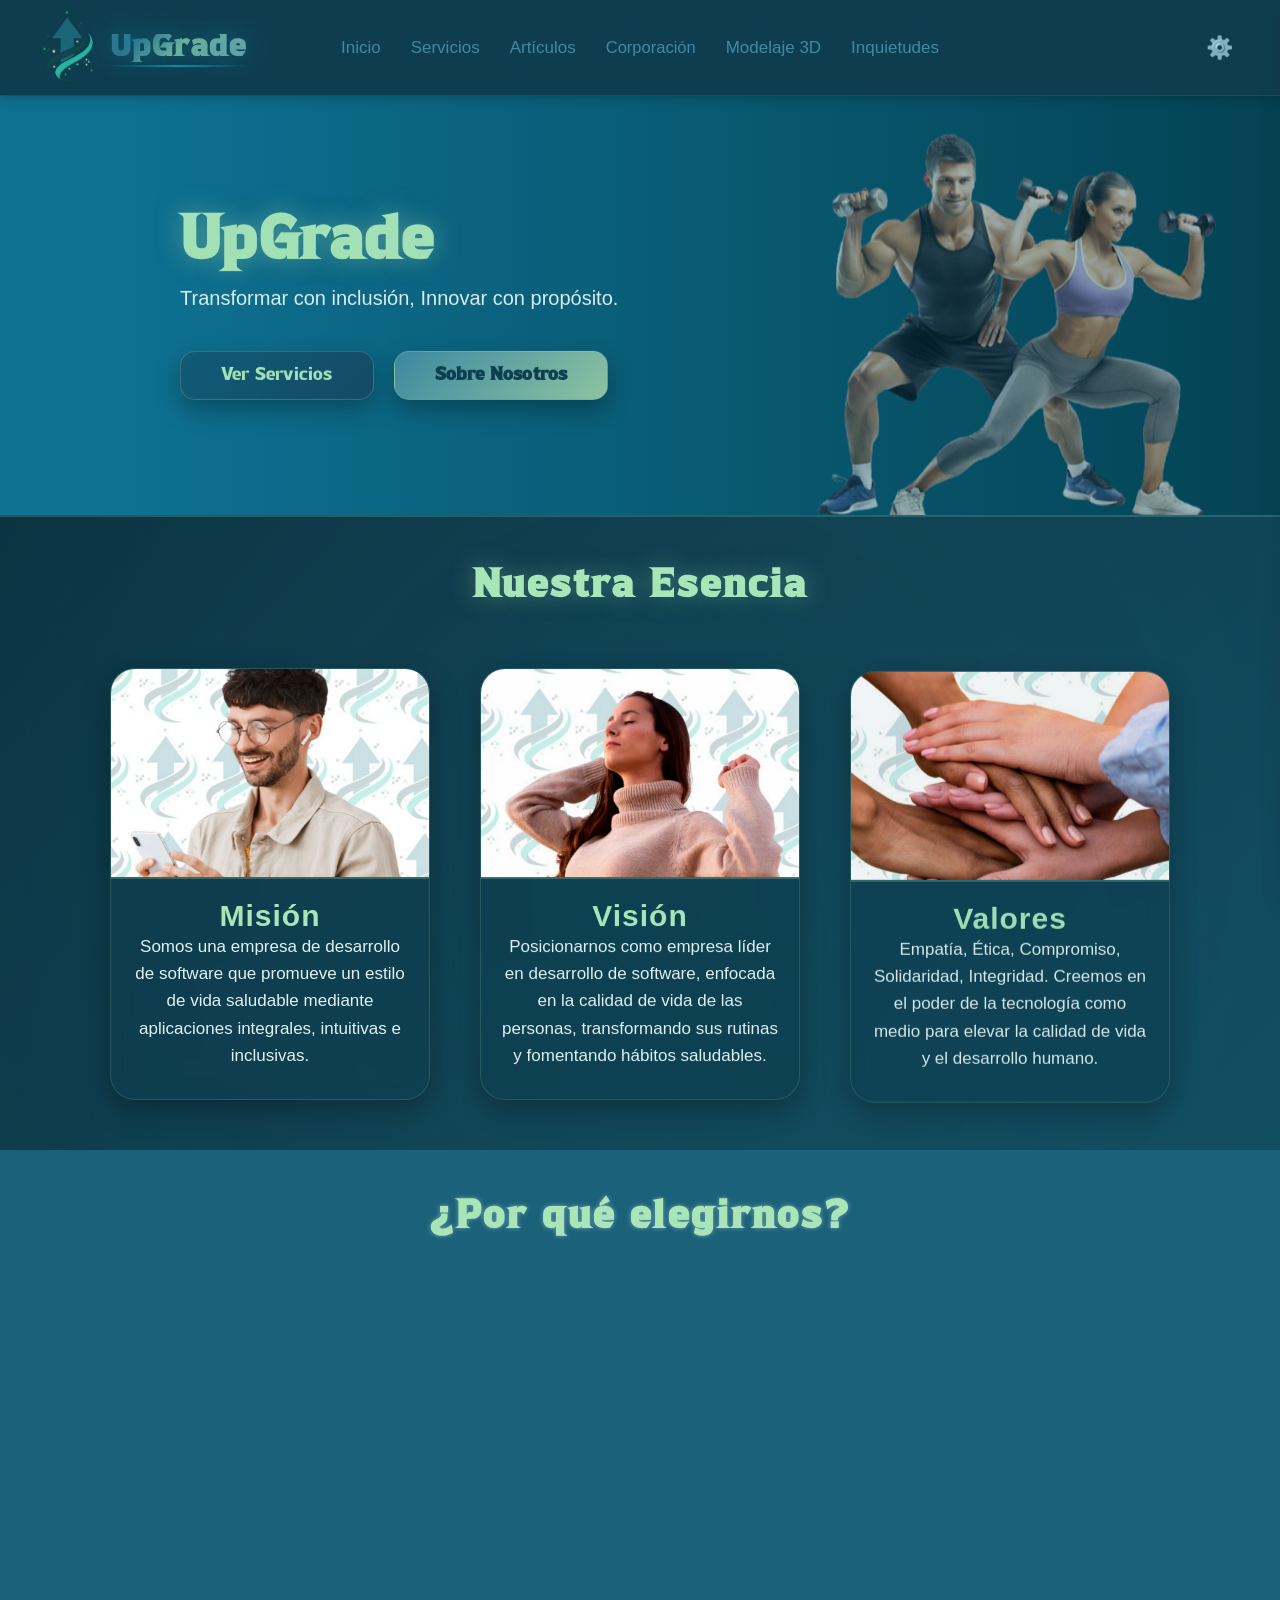
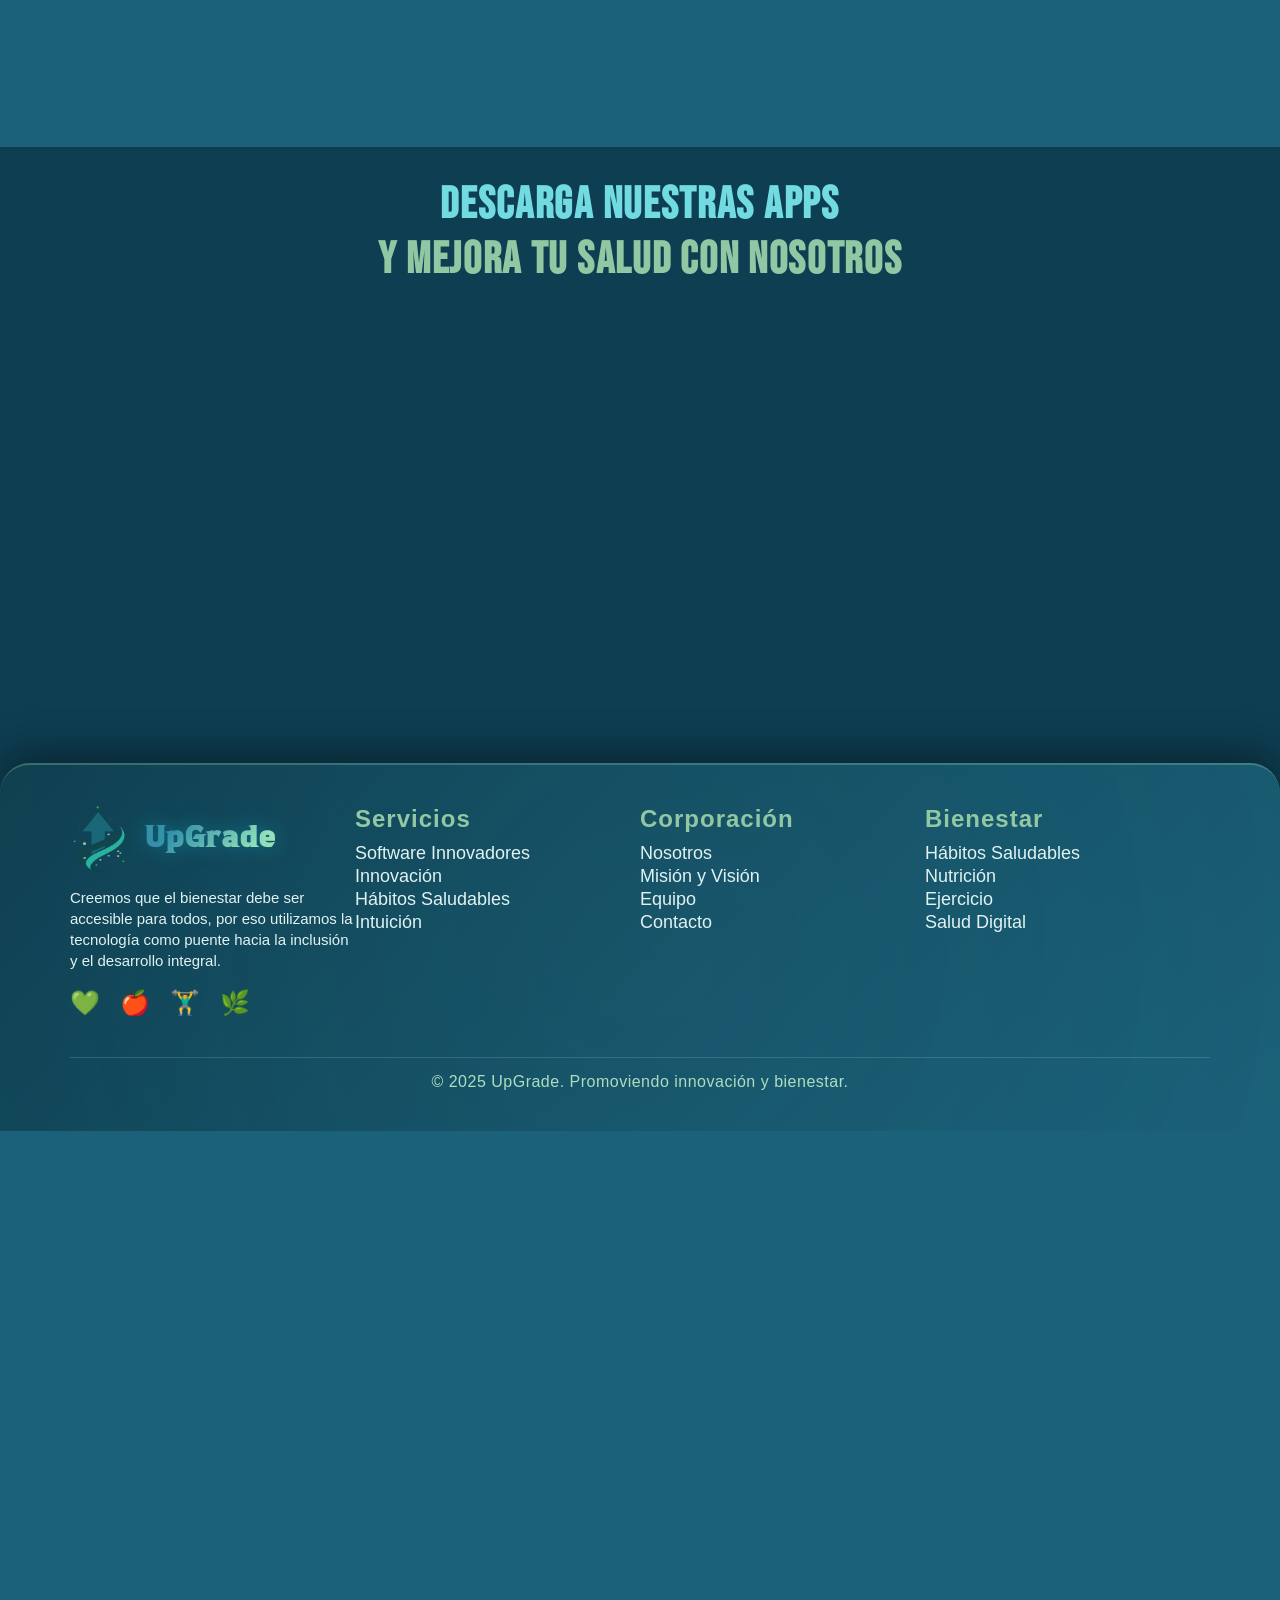
<file: index.html>
<!doctype html>
<html lang="es">
  <head>
    <meta charset="utf-8">
    <meta http-equiv="refresh" content="0; url=Inicio-UP.html">
    <meta name="viewport" content="width=device-width, initial-scale=1">
    <title>Redirigiendo…</title>
  </head>
  <body>
    Si no redirige automáticamente, haz clic <a href="Inicio-UP.html">aquí</a> para ir al inicio.
  </body>
</html>
</file>
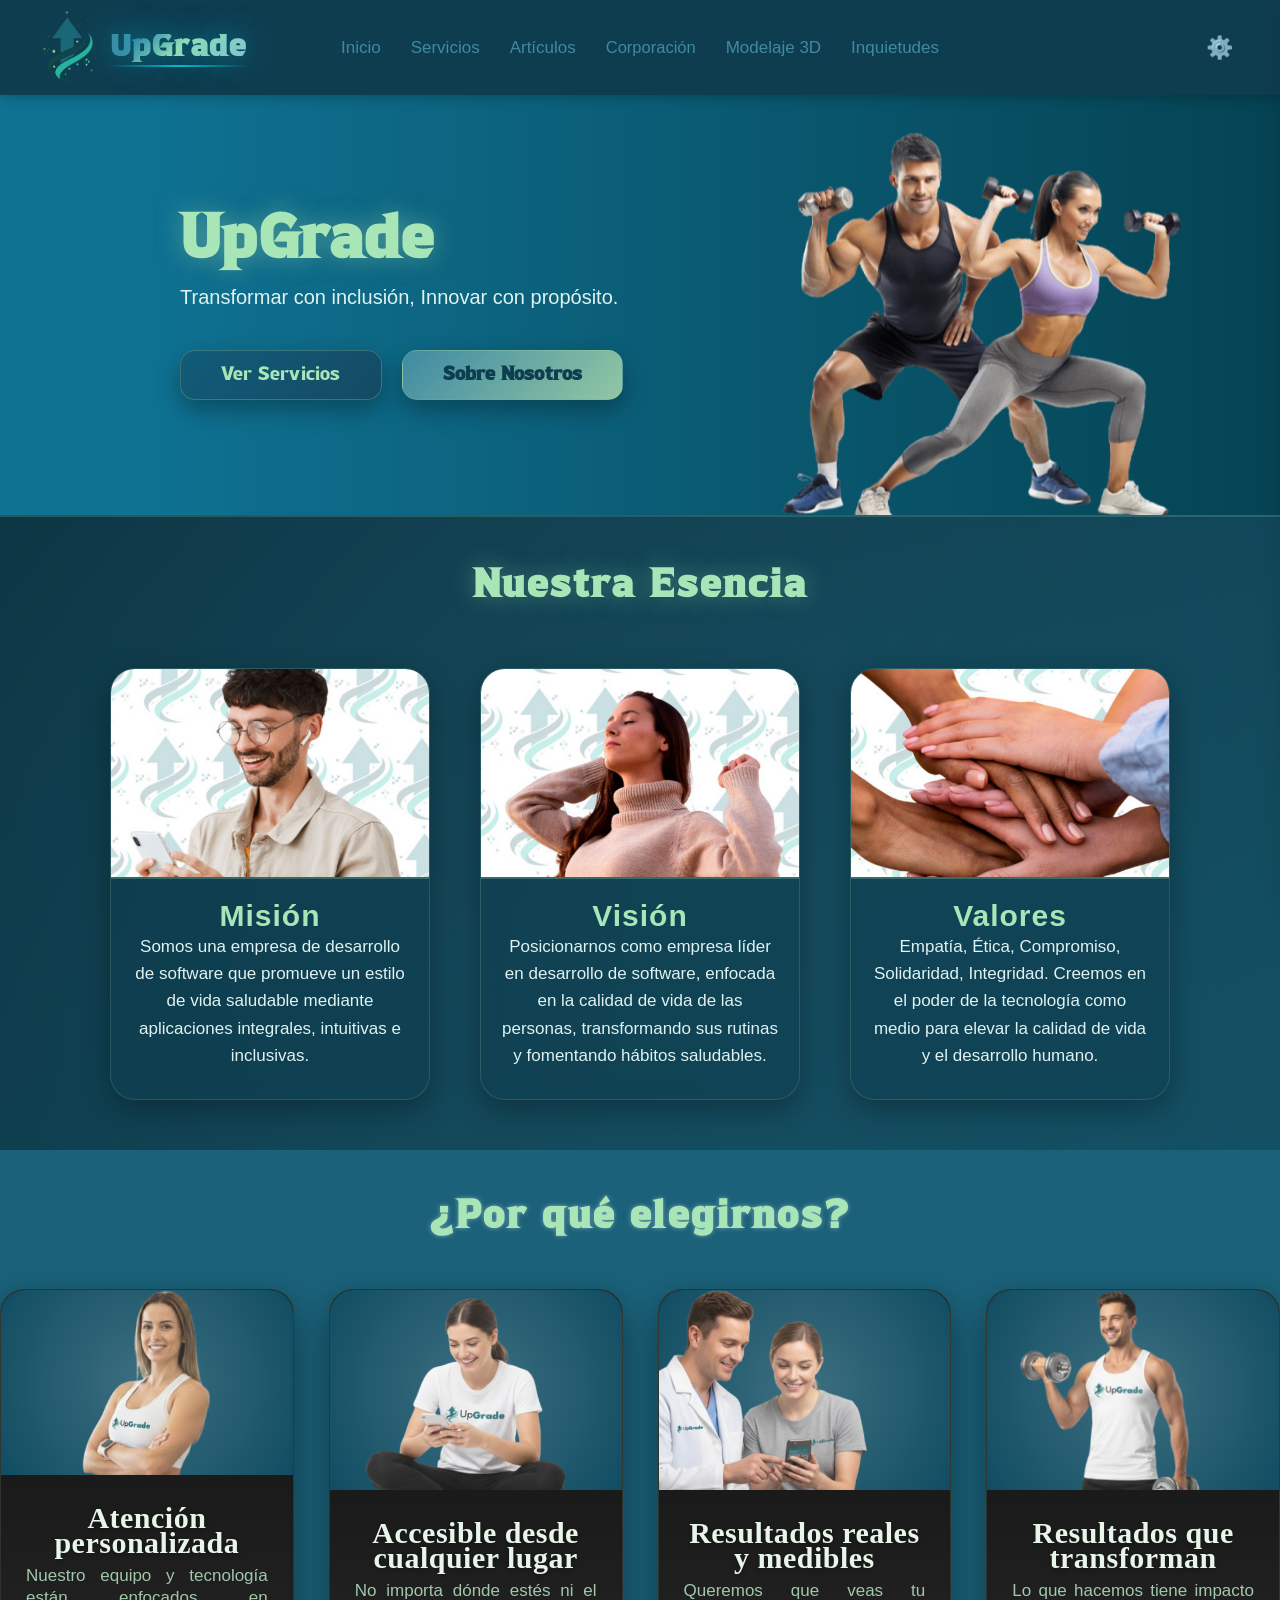
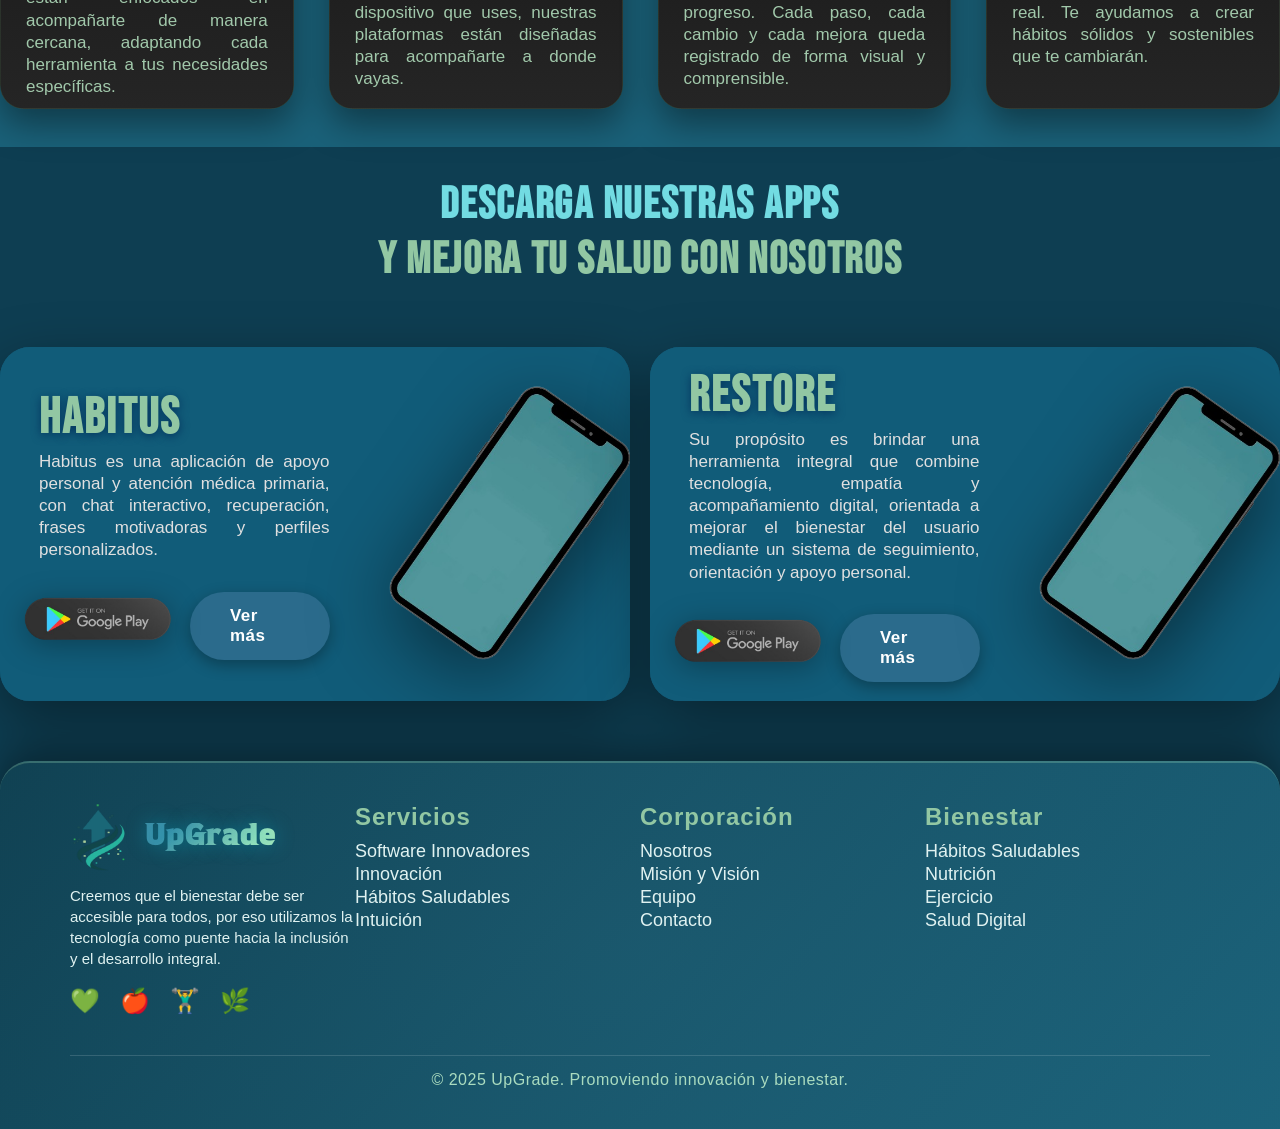
<file: Inicio-UP.html>
<!DOCTYPE html>
<html lang="es">
<head>
    <meta charset="UTF-8">
    <meta name="viewport" content="width=device-width, initial-scale=1.0">
    <title>UpGrade</title>

    <link rel="preconnect" href="https://fonts.googleapis.com">
    <link rel="preconnect" href="https://fonts.gstatic.com" crossorigin>
    <link href="https://fonts.googleapis.com/css2?family=Oswald:wght@200..700&display=swap" rel="stylesheet">
    <link rel="stylesheet" href="Estilo-Index.css">
    
    <style>
         /* ==================== CSS PARA CONFIGURACIÓN ==================== */

        /* Botón de configuración flotante */
    

        .settings-btn:hover {
            transform: scale(1.1) rotate(90deg);
            box-shadow: 0 6px 30px rgba(45, 95, 93, 0.6);
        }

        @keyframes pulse-settings {
            0%, 100% { box-shadow: 0 4px 20px rgba(45, 95, 93, 0.4); }
            50% { box-shadow: 0 4px 30px rgba(107, 197, 184, 0.6); }
        }

        /* Panel de configuración */
        .settings-panel {
            position: fixed;
            top: 0;
            right: -400px;
            width: 400px;
            height: 100vh;
            background: white;
            box-shadow: -5px 0 30px rgba(0, 0, 0, 0.3);
            z-index: 1001;
            transition: right 0.4s cubic-bezier(0.68, -0.55, 0.265, 1.55);
            overflow-y: auto;
        }

        .settings-panel.active {
            right: 0;
        }

        /* Overlay */
       /* ==================== SETTINGS PANEL ==================== */
    .settings-overlay {
        position: fixed; inset: 0;
        background: rgba(0,0,0,.5);
        z-index: 1000; opacity: 0; visibility: hidden;
        transition: all .3s ease;
    }
    .settings-overlay.active { opacity: 1; visibility: visible; }

    .settings-panel {
        background: #f0f0f0;
        position: fixed; top: 0; right: -400px;
        width: 380px; height: 100vh;
        box-shadow: -5px 0 30px rgba(0,0,0,.3);
        z-index: 1001;
        transition: right .4s cubic-bezier(.68,-.55,.265,1.55);
        overflow-y: auto;
        display: flex; flex-direction: column;
    }
    .settings-panel.active { right: 0; }

    .settings-header {
        background: linear-gradient(135deg, #187b77 0%, #0a556a 100%);
        color: #fff; padding: 24px 26px;
        display: flex; justify-content: space-between; align-items: center;
        flex-shrink: 0;
    }
    .settings-header h4 {
        font-family: BebasNeue, 'Bebas Neue', sans-serif;
        font-size: 40px; color: #fff;
        letter-spacing: 1px; margin: 10;
    }
    .settings-close {
        background: rgba(255,255,255,.2); border: none; color: #fff;
        width: 33px; height: 33px; border-radius: 50%;
        cursor: pointer; font-size: 16px;
        display: flex; align-items: center; justify-content: center;
        transition: background .3s ease, transform .3s ease;
    }
    .settings-close:hover { background: rgba(255,255,255,.35); transform: rotate(90deg); }

    .settings-content { padding: 24px 20px; flex: 1; }

    .settings-group {
        margin-bottom: 24px;
        animation: slideIn .45s ease both;
        opacity: 0;
    }
    .settings-group:nth-child(1){animation-delay:.08s}
    .settings-group:nth-child(2){animation-delay:.16s}
    .settings-group:nth-child(3){animation-delay:.24s}
    .settings-group:nth-child(4){animation-delay:.32s}
    @keyframes slideIn { from{opacity:0;transform:translateX(14px)} to{opacity:1;transform:none} }

    .settings-group-title {
        font-family: 'Franklin Gothic Medium', Arial, sans-serif;
        font-size: 11px; font-weight: 700; color: #2D5F5D;
        text-transform: uppercase; letter-spacing: 1.2px;
        margin-bottom: 10px;
        display: flex; align-items: center; gap: 7px;
    }
    .settings-group-icon { font-size: 16px; }

    .settings-option {
        display: flex; justify-content: space-between; align-items: center;
        padding: 12px 14px; background: #f5f7f8;
        border-radius: 11px; margin-bottom: 9px;
        transition: background .2s ease, transform .2s ease;
    }
    .settings-option:hover { background: #eaecee; transform: translateX(4px); }
    .settings-option-label { font-size: 14px; color: #666; font-weight: 500; }

    .toggle-switch {
        position: relative; width: 50px; height: 26px;
        background: #ccc; border-radius: 30px; cursor: pointer;
        transition: background .3s ease;
    }
    .toggle-switch.active { background: #3D9B8F; }
    .toggle-slider {
        position: absolute; top: 3px; left: 3px;
        width: 20px; height: 20px; background: #fff; border-radius: 50%;
        transition: transform .3s ease; box-shadow: 0 2px 5px rgba(0,0,0,.2);
    }
    .toggle-switch.active .toggle-slider { transform: translateX(24px); }

    .custom-select { position: relative; width: 130px; }
    .custom-select select {
        width: 100%; padding: 7px 30px 7px 11px;
        border: 2px solid #ddd; border-radius: 8px;
        font-size: 13px; font-weight: 500; color: #333;
        background: #fff; cursor: pointer;
        transition: border-color .3s ease; appearance: none;
    }
    .custom-select select:hover { border-color: #3D9B8F; }
    .custom-select select:focus { outline: none; border-color: #2D5F5D; box-shadow: 0 0 0 3px rgba(61,155,143,.1); }
    .custom-select::after {
        content: '▼'; position: absolute;
        right: 10px; top: 50%; transform: translateY(-50%);
        pointer-events: none; font-size: 10px; color: #888;
    }

        /* Notificación flotante */
        .notification-toast {
            position: fixed;
            bottom: 30px;
            left: 30px;
            max-width: 400px;
            background: white;
            border-radius: 12px;
            box-shadow: 0 8px 30px rgba(0, 0, 0, 0.2);
            padding: 20px;
            display: flex;
            align-items: flex-start;
            gap: 15px;
            z-index: 999;
            transform: translateX(-500px);
            opacity: 0;
            transition: all 0.5s cubic-bezier(0.68, -0.55, 0.265, 1.55);
        }

        .notification-toast.show {
            transform: translateX(0);
            opacity: 1;
        }

        .notification-icon {
            width: 45px;
            height: 45px;
            background: linear-gradient(135deg, #3D9B8F 0%, #6BC5B8 100%);
            border-radius: 50%;
            display: flex;
            align-items: center;
            justify-content: center;
            font-size: 24px;
            flex-shrink: 0;
        }

        .notification-content {
            flex: 1;
        }

        .notification-title {
            letter-spacing: 0.5;
            font-family: 'Franklin Gothic Medium', 'Arial Narrow', Arial, sans-serif;
            font-size: 16px;
            font-weight: 600;
            color: #2D5F5D;
            margin-bottom: 5px;
        }

        .notification-message {
            font-family: Arial, Helvetica, sans-serif;
            font-size: 14px;
            color: #666;
            line-height: 1.4;
        }

        .notification-close {
            background: transparent;
            border: none;
            color: #999;
            cursor: pointer;
            font-size: 20px;
            padding: 0;
            width: 25px;
            height: 25px;
            display: flex;
            align-items: center;
            justify-content: center;
            border-radius: 50%;
            transition: all 0.3s ease;
        }

        .notification-close:hover {
            background: #f0f0f0;
            color: #333;
        }

        /* Modo oscuro */
        body.dark-mode {
            background: #1a1a1a;
            color: #e0e0e0;
        }

        body.dark-mode header {
            background: #2a2a2a;
            box-shadow: 0 2px 10px rgba(0, 0, 0, 0.5);
        }

        body.dark-mode .settings-panel {
            background: #2a2a2a;
            color: #e0e0e0;
        }

        body.dark-mode .settings-option {
            background: #333;
        }

        body.dark-mode .settings-option:hover {
            background: #3a3a3a;
        }

        body.dark-mode .custom-select select {
            background: #333;
            color: #e0e0e0;
            border-color: #444;
        }

        body.dark-mode .notification-toast {
            background: #2a2a2a;
            color: #e0e0e0;
        }

        body.dark-mode .notification-title {
            color: #6BC5B8;
        }

        body.dark-mode .notification-message {
            color: #b0b0b0;
        }

        body.dark-mode .about-section,
        body.dark-mode .download-area,
        body.dark-mode footer {
            background: #1a1a1a;
        }

    
        body.dark-mode .download-area {
            background: #181818;
        }

        body.dark-mode .about-card,
        body.dark-mode .card {
            background: #2a2a2a;
            color: #e0e0e0;
        }

        /* Tamaños de fuente */
        body.font-small {
            font-size: 5px;
        }

        body.font-medium {
            font-size: 5px;
        }

        body.font-large {
            font-size: 5px;
        }


        /* Responsive */
        @media (max-width: 768px) {
            .settings-panel {
                width: 100%;
                right: -100%;
            }
            
            .notification-toast {
                left: 15px;
                right: 15px;
                max-width: calc(100% - 30px);
            }
            
        }
.dropdown {
    position: relative;
    display: inline-block;
}

.dropdown .dropbtn {
    .dropdown .dropbtn {
    font-size: 17px;
    font-weight: 500;
    text-decoration: none;
    color: #108d91;  /* ✅ MISMO COLOR QUE LOS DEMÁS LINKS */
    font-family: 'Segoe UI', sans-serif;
    transition: all 0.3s ease;
    position: relative;
    cursor: pointer;
}
}

.dropdown .dropbtn::after {
    content: '';
    position: absolute;
    bottom: -5px;
    left: 0;
    width: 0;
    height: 2px;
    background: #3D9B8F;  /* ✅ MISMO COLOR DE HOVER */
    transition: width 0.3s ease;
}

.dropdown:hover .dropbtn {
    color: #3D9B8F;  /* ✅ MISMO COLOR DE HOVER */
}

.dropdown:hover .dropbtn::after {
    width: 100%;
}

/* Contenido desplegable */
.dropdown-content {
    display: none;
    position: absolute;
    top: 100%;
    left: 0;
    background: #0a2f3d;
    min-width: 100%;  /* ✅ SE AJUSTA AL ANCHO DEL CONTENIDO */
    width: max-content;  /* ✅ SE EXPANDE SEGÚN EL TEXTO */
    box-shadow: 0 8px 25px rgba(0, 0, 0, 0.3);
    border-radius: 10px;
    z-index: 1000;
    margin-top: 10px;
    padding: 10px 0;
    border: 1px solid rgba(63, 138, 163, 0.3);
    animation: slideDown 0.3s ease;
}

@keyframes slideDown {
    from {
        opacity: 0;
        transform: translateY(-10px);
    }
    to {
        opacity: 1;
        transform: translateY(0);
    }
}

.dropdown-content a {
    color: #A8E6B8;
    padding: 12px 20px;
    text-decoration: none;
    display: block;
    font-size: 15px;
    transition: all 0.3s ease;
    border-left: 3px solid transparent;
    white-space: nowrap;  /* ✅ EVITA QUE EL TEXTO SE PARTA */
}

.dropdown-content a:hover {
    background: rgba(63, 138, 163, 0.2);
    color: #92C7A3;
    border-left: 3px solid #92C7A3;
    padding-left: 25px;
}

.dropdown:hover .dropdown-content {
    display: block;
}

/* Responsive */
@media (max-width: 768px) {
    .dropdown-content {
        position: static;
        box-shadow: none;
        border: none;
        margin-top: 5px;
        padding: 0;
        width: 100%;
    }
    
    .dropdown:hover .dropdown-content {
        display: block;
    }
    
    .dropdown-content a {
        white-space: normal;  /* ✅ EN MÓVIL PERMITE SALTOS DE LÍNEA */
    }
}

        
    </style>
</head>
<body>
    
    <header>
        <div class="logo-container">
            <img src="Assets/Icono-empresa-Png.png" alt="Logo UpGrade">
            <a href="Inicio-UP.html"><span class="brand-name">UpGrade</span></a>
        </div>

        <nav aria-label="Navegación principal">
            <a href="Inicio-UP.html"      data-es="Inicio"      data-en="Home">Inicio</a>
            <a href="Servicios.html"      data-es="Servicios"   data-en="Services">Servicios</a>
            <a href="Artículos.html"      data-es="Artículos"   data-en="Articles">Artículos</a>
            <div class="dropdown">
                <a href="Corporacion.html" class="dropbtn" data-es="Corporación" data-en="Corporation">Corporación</a>
                <div class="dropdown-content">
                    <a href="normas-politicas.html" data-es="Normas y Políticas de la Empresa" data-en="Company Rules and Policies">Normas y Políticas de la Empresa</a>
                </div>
            </div>
            <a href="realidad aumentada.html" data-es="Modelaje 3D"  data-en="3D Model">Modelaje 3D</a>
            <a href="Ayuda.html"              data-es="Inquietudes"  data-en="Help">Inquietudes</a>
        </nav>

        <button class="settings-btn-menu" id="settingsBtn" aria-label="Abrir configuración">⚙️</button>
    </header>

    <div class="Container">
        <div class="container-info">
            <h1>UpGrade</h1>
            <p data-es="Transformar con inclusión, Innovar con propósito." data-en="Transform with inclusion, Innovate with purpose.">
                Transformar con inclusión, Innovar con propósito.
            </p>
            <div class="container-buttons">
                <a href="Servicios.html" class="container-btn" data-es="Ver Servicios" data-en="View Services">Ver Servicios</a>
                <a href="Corporacion.html" class="container-btn alt" data-es="Sobre Nosotros" data-en="About Us">Sobre Nosotros</a>
            </div>
        </div>

        <img src="Assets/image-3.png" alt="Phone">
    </div>

    <section class="about-section">
        <h2 class="about-title" data-es="Nuestra Esencia" data-en="OUR ESSENCE">Nuestra Escencia</h2>

        <div class="about-cards">
            <div class="about-card">
                <div class="about-image">
                    <img src="Assets/1 MISION.png" alt="Misión">
                </div>
                <h3 data-es="Misión" data-en="Mission">Misión</h3>
                <p data-es="Somos una empresa de desarrollo de software que promueve un estilo de vida saludable mediante aplicaciones integrales, intuitivas e inclusivas." data-en="We are a software development company that promotes a healthy lifestyle through comprehensive, intuitive and inclusive applications.">
                    Somos una empresa de desarrollo de software que promueve un estilo de vida saludable mediante aplicaciones integrales, intuitivas e inclusivas.
                </p>
            </div>

            <div class="about-card">
                <div class="about-image">
                    <img src="Assets/3 VISION.png" alt="Visión">
                </div>
                <h3 data-es="Visión" data-en="Vision">Visión</h3>
                <p data-es="Posicionarnos como empresa líder en desarrollo de software, enfocada en la calidad de vida de las personas, transformando sus rutinas y fomentando hábitos saludables." data-en="Position ourselves as a leading software development company, focused on people's quality of life, transforming their routines and promoting healthy habits.">
                   Posicionarnos como empresa líder en desarrollo de software, enfocada en la calidad de vida de las personas, transformando sus rutinas y fomentando hábitos saludables.
                </p>
            </div>

            <div class="about-card">
                <div class="about-image">
                    <img src="Assets/2 VALORES.png" alt="Valores">
                </div>
                <h3 data-es="Valores" data-en="Values">Valores</h3>
                <p data-es="Empatía, Ética, Compromiso, Solidaridad, Integridad. Creemos en el poder de la tecnología como medio para elevar la calidad de vida y el desarrollo humano." data-en="Empathy, Ethics, Commitment, Solidarity, Integrity. We believe in the power of technology as a means to elevate quality of life and human development.">
                    Empatía, Ética, Compromiso, Solidaridad, Integridad. Creemos en el poder de la tecnología 
                    como medio para elevar la calidad de vida y el desarrollo humano.
                </p>
            </div>
        </div>
    </section>

    <br><br><br>
    <h2 class="CAROUSEL-PQL" data-es="¿Por qué elegirnos?" data-en="WHY CHOOSE US?">¿Por qué Elegirnos?</h2>
    <div class="carousel-container">
        <div class="card">
            <div class="card-image">
                <img src="Assets/Atencion personalizada.png">
            </div>
            <div class="card-content">
                <h3 data-es="Atención personalizada" data-en="Personalized attention">Atención personalizada</h3>
                <p data-es="Nuestro equipo y tecnología están enfocados en acompañarte de manera cercana, adaptando cada herramienta a tus necesidades específicas." data-en="Our team and technology are focused on accompanying you closely, adapting each tool to your specific needs.">Nuestro equipo y tecnología están enfocados en acompañarte de manera cercana, adaptando cada herramienta a tus necesidades específicas.</p>
            </div>
        </div>
        <div class="card">
            <div class="card-image">
                <img class="lugar" src="Assets/cualquier lugar.png">
            </div>
            <div class="card-content">
                <h3 data-es="Accesible desde cualquier lugar" data-en="Accessible from anywhere">Accesible desde cualquier lugar</h3>
                <p data-es="No importa dónde estés ni el dispositivo que uses, nuestras plataformas están diseñadas para acompañarte a donde vayas." data-en="No matter where you are or what device you use, our platforms are designed to go with you wherever you go.">No importa dónde estés ni el dispositivo que uses, nuestras plataformas están diseñadas para acompañarte a donde vayas.</p>
            </div>
        </div>
        <div class="card">
            <div class="card-image">
                <img class="reales" src="Assets/reales.png">
            </div>
            <div class="card-content">
                <h3 data-es="Resultados reales y medibles" data-en="Real and measurable results">Resultados reales y medibles</h3>
                <p data-es="Queremos que veas tu progreso. Cada paso, cada cambio y cada mejora queda registrado de forma visual y comprensible." data-en="We want you to see your progress. Every step, every change and every improvement is recorded in a visual and understandable way.">Queremos que veas tu progreso. Cada paso, cada cambio y cada mejora queda registrado de forma visual y comprensible.</p>
            </div>
        </div>
        <div class="card">
            <div class="card-image">
                <img class="trans" src="Assets/transformar.png">
            </div>
            <div class="card-content">
                <h3 data-es="Resultados que transforman" data-en="Results that transform">Resultados que transforman</h3>
                <p data-es="Lo que hacemos tiene impacto real. Te ayudamos a crear hábitos sólidos y sostenibles que te cambiarán." data-en="What we do has real impact. We help you create solid and sustainable habits that will change you.">Lo que hacemos tiene impacto real. Te ayudamos a crear hábitos sólidos y sostenibles que te cambiarán.</p>
            </div>
        </div>
    </div>
    <br><br><br>

    <section class="download-area">
        <h2 class="download-DWT" data-es="Descarga Nuestras Apps" data-en="Download Our Apps">Descarga Nuestras Apps</h2> 
        <h2 class="download-STT" data-es="y mejora tu salud con nosotros" data-en="and improve your health with us">y mejora tu salud con nosotros</h2>

        <div class="download-sections-wrapper">
            <div class="download-section">
                <div class="download-content">
                    <h4 class="download-title">HABITUS</h4>
                    <p class="download-description" data-es="Habitus es una aplicación de apoyo personal y atención médica primaria, con chat interactivo, recuperación, frases motivadoras y perfiles personalizados." data-en="Habitus is a personal support and primary care application, with interactive chat, recovery, motivational phrases and personalized profiles.">
                        Habitus es una aplicación de apoyo personal y atención médica primaria, con chat interactivo, recuperación, frases motivadoras y perfiles personalizados.
                    </p>
                    <div class="download-buttons">
                        <div class="app-badge-image">
                            <img src="Assets/Goole Play.png" alt="Disponible en Google Play">
                        </div>
                        <a href="Inicio-HB.html" class="ver-mas-btn" data-es="Ver más" data-en="See more">Ver más</a>
                    </div>
                </div>
                <div class="download-image">
                    <img src="Assets/cellphone download.png" alt="Phone App">
                </div>
            </div>

            <div class="download-section">
                <div class="download-content">
                    <h4 class="download-title">RESTORE</h4>
                    <p class="download-description" data-es="Su propósito es brindar una herramienta integral que combine tecnología, empatía y acompañamiento digital, orientada a mejorar el bienestar del usuario mediante un sistema de seguimiento, orientación y apoyo personal." data-en="Its purpose is to provide a comprehensive tool that combines technology, empathy and digital support, aimed at improving user well-being through a system of monitoring, guidance and personal support.">
                        Su propósito es brindar una herramienta integral que combine tecnología, empatía y acompañamiento digital, orientada a mejorar el bienestar del usuario mediante un sistema de seguimiento, orientación y apoyo personal.
                    </p>
                    <div class="download-buttons">
                        <div class="app-badge-image">
                            <img src="Assets/Goole Play.png" alt="Disponible en Google Play">
                        </div>
                        <a href="Inicio-RS.html" class="ver-mas-btn" data-es="Ver más" data-en="See more">Ver más</a>
                    </div>
                </div>
                <div class="download-image">
                    <img src="Assets/cellphone download.png" alt="Phone App">
                </div>
            </div>
        </div>
    </section>

    <footer>
        <div class="footer-column">
            <div class="footer-logo">
                <img src="Assets/Icono-empresa-Png.png" alt="Logo">
                <span>UpGrade</span>
            </div>
            <p style="max-width:300px; line-height:1.4; font-size:15px;" data-es="Creemos que el bienestar debe ser accesible para todos, por eso utilizamos la tecnología como puente hacia la inclusión y el desarrollo integral." data-en="We believe that wellbeing should be accessible to everyone, which is why we use technology as a bridge to inclusion and comprehensive development.">
                Creemos que el bienestar debe ser accesible para todos, por eso utilizamos la
    tecnología como puente hacia la inclusión y el desarrollo integral.
            </p>
            <div class="footer-socials">
                <span>💚</span>
                <span>🍎</span>
                <span>🏋️‍♂️</span>
                <span>🌿</span>
            </div>
        </div>

        <div class="footer-column">
            <h4 data-es="Servicios" data-en="Services">Servicios</h4>
            <ul>
                <li><a href="#" data-es="Software Innovadores" data-en="Innovative Software">Software Innovadores</a></li>
                <li><a href="#" data-es="Innovación" data-en="Innovation">Innovación</a></li>
                <li><a href="#" data-es="Hábitos Saludables" data-en="Healthy Habits">Hábitos Saludables</a></li>
                <li><a href="#" data-es="Intuición" data-en="Intuition">Intuición</a></li>
            </ul>
        </div>

        <div class="footer-column">
            <h4 data-es="Corporación" data-en="Corporation">Corporación</h4>
            <ul>
                <li><a href="#" data-es="Nosotros" data-en="About Us">Nosotros</a></li>
                <li><a href="#" data-es="Misión y Visión" data-en="Mission and Vision">Misión y Visión</a></li>
                <li><a href="#" data-es="Equipo" data-en="Team">Equipo</a></li>
                <li><a href="#" data-es="Contacto" data-en="Contact">Contacto</a></li>
            </ul>
        </div>

        <div class="footer-column">
            <h4 data-es="Bienestar" data-en="Wellbeing">Bienestar</h4>
            <ul>
                <li><a href="#" data-es="Hábitos Saludables" data-en="Healthy Habits">Hábitos Saludables</a></li>
                <li><a href="#" data-es="Nutrición" data-en="Nutrition">Nutrición</a></li>
                <li><a href="#" data-es="Ejercicio" data-en="Exercise">Ejercicio</a></li>
                <li><a href="#" data-es="Salud Digital" data-en="Digital Health">Salud Digital</a></li>
            </ul>
        </div>

        <div class="footer-bottom" data-es="© 2025 UpGrade. Promoviendo innovación y bienestar." data-en="© 2025 UpGrade. Promoting innovation and wellbeing.">
            © 2025 UpGrade. Promoviendo innovación y bienestar.
        </div>
    </footer>

    <div class="settings-overlay" id="settingsOverlay"></div>

<!-- Panel de configuración -->
<div class="settings-panel" id="settingsPanel">
    <div class="settings-header">
        <h4><span data-es="Configuración" data-en="Settings">Configuración</span></h4>
        <button class="settings-close" id="settingsCloseBtn" aria-label="Cerrar">
            ✕
        </button>
    </div>

    <div class="settings-content">
        <!-- Modo oscuro -->
        <div class="settings-group">
            <div class="settings-group-title">
                <span class="settings-group-icon">🌙</span>
                <span data-es="Apariencia" data-en="Appearance">Apariencia</span>
            </div>
            <div class="settings-option">
                <span class="settings-option-label" data-es="Modo Oscuro" data-en="Dark Mode">Modo Oscuro</span>
                <div class="toggle-switch" id="darkModeToggle">
                    <div class="toggle-slider"></div>
                </div>
            </div>
        </div>

        <!-- Tamaño de letra -->
        <div class="settings-group">
            <div class="settings-group-title">
                <span class="settings-group-icon">🔤</span>
                <span data-es="Tamaño de Letra" data-en="Font Size">Tamaño de Letra</span>
            </div>
            <div class="settings-option">
                <span class="settings-option-label" data-es="Tamaño" data-en="Size">Tamaño</span>
                <div class="custom-select">
                    <select id="fontSizeSelect">
                        <option value="small" data-es="Pequeño" data-en="Small">Pequeño</option>
                        <option value="medium" selected data-es="Mediano" data-en="Medium">Mediano</option>
                        <option value="large" data-es="Grande" data-en="Large">Grande</option>
                    </select>
                </div>
            </div>
        </div>

        <!-- Idioma -->
        <div class="settings-group">
            <div class="settings-group-title">
                <span class="settings-group-icon">🌐</span>
                <span data-es="Idioma" data-en="Language">Idioma</span>
            </div>
            <div class="settings-option">
                <span class="settings-option-label" data-es="Seleccionar idioma" data-en="Select language">Seleccionar idioma</span>
                <div class="custom-select">
                    <select id="languageSelect">
                        <option value="es">🇪🇸 Español</option>
                        <option value="en">🇺🇸 English</option>
                    </select>
                </div>
            </div>
        </div>

        <!-- Notificaciones -->
        <div class="settings-group">
            <div class="settings-group-title">
                <span class="settings-group-icon">🔔</span>
                <span data-es="Notificaciones" data-en="Notifications">Notificaciones</span>
            </div>
            <div class="settings-option">
                <span class="settings-option-label" data-es="Activar notificaciones" data-en="Enable notifications">Activar notificaciones</span>
                <div class="toggle-switch active" id="notificationsToggle">
                    <div class="toggle-slider"></div>
                </div>
            </div>
        </div>
    </div>
</div>

<!-- Contenedor de notificación -->
<div class="notification-toast" id="notificationToast">
    <div class="notification-icon">💚</div>
    <div class="notification-content">
        <div class="notification-title">¡Hola!</div>
        <div class="notification-message">Bienvenido a UpGrade</div>
    </div>
    <button class="notification-close" id="notificationClose" aria-label="Cerrar">✕</button>
</div>
<!-- JavaScript de configuración GLOBAL -->

    <script>
    // Función para detectar cuando un elemento entra en la vista
    function revealOnScroll() {
        const elements = document.querySelectorAll('.scroll-animate, .scroll-fade-left, .scroll-fade-right, .scroll-scale, .card, .about-card, .download-section');
        
        const windowHeight = window.innerHeight;
        const revealPoint = 100;
        
        elements.forEach(element => {
            const elementTop = element.getBoundingClientRect().top;
            
            if (elementTop < windowHeight - revealPoint) {
                element.classList.add('show');
            }
        });
    }

    window.addEventListener('load', revealOnScroll);
    window.addEventListener('scroll', revealOnScroll);
    revealOnScroll();

    // ==================== SISTEMA DE CONFIGURACIÓN ====================

    function initializeSettings() {
        const settingsBtn = document.getElementById('settingsBtn');
        const settingsPanel = document.getElementById('settingsPanel');
        const settingsOverlay = document.getElementById('settingsOverlay');
        const settingsCloseBtn = document.getElementById('settingsCloseBtn');
        const darkModeToggle = document.getElementById('darkModeToggle');
        const fontSizeSelect = document.getElementById('fontSizeSelect');
        const languageSelect = document.getElementById('languageSelect');
        const notificationsToggle = document.getElementById('notificationsToggle');

        // Cargar configuraciones guardadas
        loadSettings();

        // Abrir panel
        settingsBtn.addEventListener('click', () => {
            settingsPanel.classList.add('active');
            settingsOverlay.classList.add('active');
        });

        // Cerrar panel
        function closePanel() {
            settingsPanel.classList.remove('active');
            settingsOverlay.classList.remove('active');
        }

        settingsCloseBtn.addEventListener('click', closePanel);
        settingsOverlay.addEventListener('click', closePanel);

        // Modo oscuro
        darkModeToggle.addEventListener('click', () => {
            darkModeToggle.classList.toggle('active');
            document.body.classList.toggle('dark-mode');
            localStorage.setItem('darkMode', document.body.classList.contains('dark-mode'));
        });

        // Tamaño de fuente
        fontSizeSelect.addEventListener('change', (e) => {
            document.body.classList.remove('font-small', 'font-medium', 'font-large');
            document.body.classList.add(`font-${e.target.value}`);
            localStorage.setItem('fontSize', e.target.value);
        });

        // Cambio de idioma
        languageSelect.addEventListener('change', (e) => {
            changeLanguage(e.target.value);
            localStorage.setItem('language', e.target.value);
        });

        // Notificaciones
        notificationsToggle.addEventListener('click', () => {
            notificationsToggle.classList.toggle('active');
            const isActive = notificationsToggle.classList.contains('active');
            localStorage.setItem('notifications', isActive);
            
            if (isActive) {
                startNotifications();
            } else {
                stopNotifications();
            }
        });

        // Cerrar notificación
        const notificationClose = document.getElementById('notificationClose');
        notificationClose.addEventListener('click', hideNotification);
    }

    // Cargar configuraciones guardadas
    function loadSettings() {
        const darkMode = localStorage.getItem('darkMode') === 'true';
        if (darkMode) {
            document.body.classList.add('dark-mode');
            document.getElementById('darkModeToggle').classList.add('active');
        }

        const fontSize = localStorage.getItem('fontSize') || 'medium';
        document.body.classList.add(`font-${fontSize}`);
        document.getElementById('fontSizeSelect').value = fontSize;

        const language = localStorage.getItem('language') || 'es';
        document.getElementById('languageSelect').value = language;
        changeLanguage(language);

        const notifications = localStorage.getItem('notifications') !== 'false';
        if (notifications) {
            document.getElementById('notificationsToggle').classList.add('active');
            startNotifications();
        } else {
            document.getElementById('notificationsToggle').classList.remove('active');
        }
    }

    // Cambiar idioma
    function changeLanguage(lang) {
        const elements = document.querySelectorAll('[data-es][data-en]');
        elements.forEach(element => {
            if (lang === 'es') {
                element.textContent = element.getAttribute('data-es');
            } else {
                element.textContent = element.getAttribute('data-en');
            }
        });

        const fontOptions = document.querySelectorAll('#fontSizeSelect option');
        fontOptions.forEach(option => {
            if (option.hasAttribute(`data-${lang}`)) {
                option.textContent = option.getAttribute(`data-${lang}`);
            }
        });
    }

    // Sistema de notificaciones
    let notificationInterval;
    const notifications = {
        es: [
            { icon: '💚', title: '¡Mantente activo!', message: 'Recuerda hacer una pausa y estirarte' },
            { icon: '💧', title: 'Hidratación', message: 'Es hora de tomar agua. Tu cuerpo te lo agradecerá' },
            { icon: '🏋️', title: 'Tip de salud', message: 'El ejercicio regular mejora tu bienestar' },
            { icon: '🥗', title: 'Alimentación saludable', message: 'Una buena nutrición es clave para tu salud' },
            { icon: '😴', title: 'Descanso', message: 'Dormir bien es fundamental para tu salud' },
            { icon: '🧘', title: 'Relájate', message: 'Toma un momento para respirar profundamente' },
            { icon: '📱', title: 'UpGrade te recuerda', message: 'Cuida tu postura mientras usas dispositivos' },
            { icon: '🌟', title: '¡Sigue así!', message: 'Cada pequeño paso cuenta hacia un estilo de vida saludable' }
        ],
        en: [
            { icon: '💚', title: 'Stay active!', message: 'Remember to take a break and stretch' },
            { icon: '💧', title: 'Hydration', message: "It's time to drink water. Your body will thank you" },
            { icon: '🏋️', title: 'Health tip', message: 'Regular exercise improves your wellbeing' },
            { icon: '🥗', title: 'Healthy eating', message: 'Good nutrition is key to your health' },
            { icon: '😴', title: 'Rest', message: 'Sleeping well is essential for your health' },
            { icon: '🧘', title: 'Relax', message: 'Take a moment to breathe deeply' },
            { icon: '📱', title: 'UpGrade reminds you', message: 'Take care of your posture while using devices' },
            { icon: '🌟', title: 'Keep it up!', message: 'Every small step counts towards a healthy lifestyle' }
        ]
    };

    function showNotification() {
        const isActive = document.getElementById('notificationsToggle').classList.contains('active');
        if (!isActive) return;

        const language = localStorage.getItem('language') || 'es';
        const notificationList = notifications[language];
        const randomNotification = notificationList[Math.floor(Math.random() * notificationList.length)];

        const toast = document.getElementById('notificationToast');
        const icon = toast.querySelector('.notification-icon');
        const title = toast.querySelector('.notification-title');
        const message = toast.querySelector('.notification-message');

        icon.textContent = randomNotification.icon;
        title.textContent = randomNotification.title;
        message.textContent = randomNotification.message;

        toast.classList.add('show');

        setTimeout(() => {
            hideNotification();
        }, 5000);
    }

    function hideNotification() {
        const toast = document.getElementById('notificationToast');
        toast.classList.remove('show');
    }

    function startNotifications() {
        if (notificationInterval) {
            clearInterval(notificationInterval);
        }

        setTimeout(showNotification, 5000);
        notificationInterval = setInterval(showNotification, 120000);
    }

    function stopNotifications() {
        if (notificationInterval) {
            clearInterval(notificationInterval);
            notificationInterval = null;
        }
        hideNotification();
    }

    // Atajos de teclado
    document.addEventListener('keydown', (e) => {
        if (e.key === 'Escape') {
            const settingsPanel = document.getElementById('settingsPanel');
            if (settingsPanel && settingsPanel.classList.contains('active')) {
                settingsPanel.classList.remove('active');
                document.getElementById('settingsOverlay').classList.remove('active');
            }
        }
        
        if ((e.ctrlKey || e.metaKey) && e.key === 'k') {
            e.preventDefault();
            document.getElementById('settingsPanel').classList.add('active');
            document.getElementById('settingsOverlay').classList.add('active');
        }
    });

    // Inicializar configuraciones
    initializeSettings();
    </script>

</body>
</html>
</file>
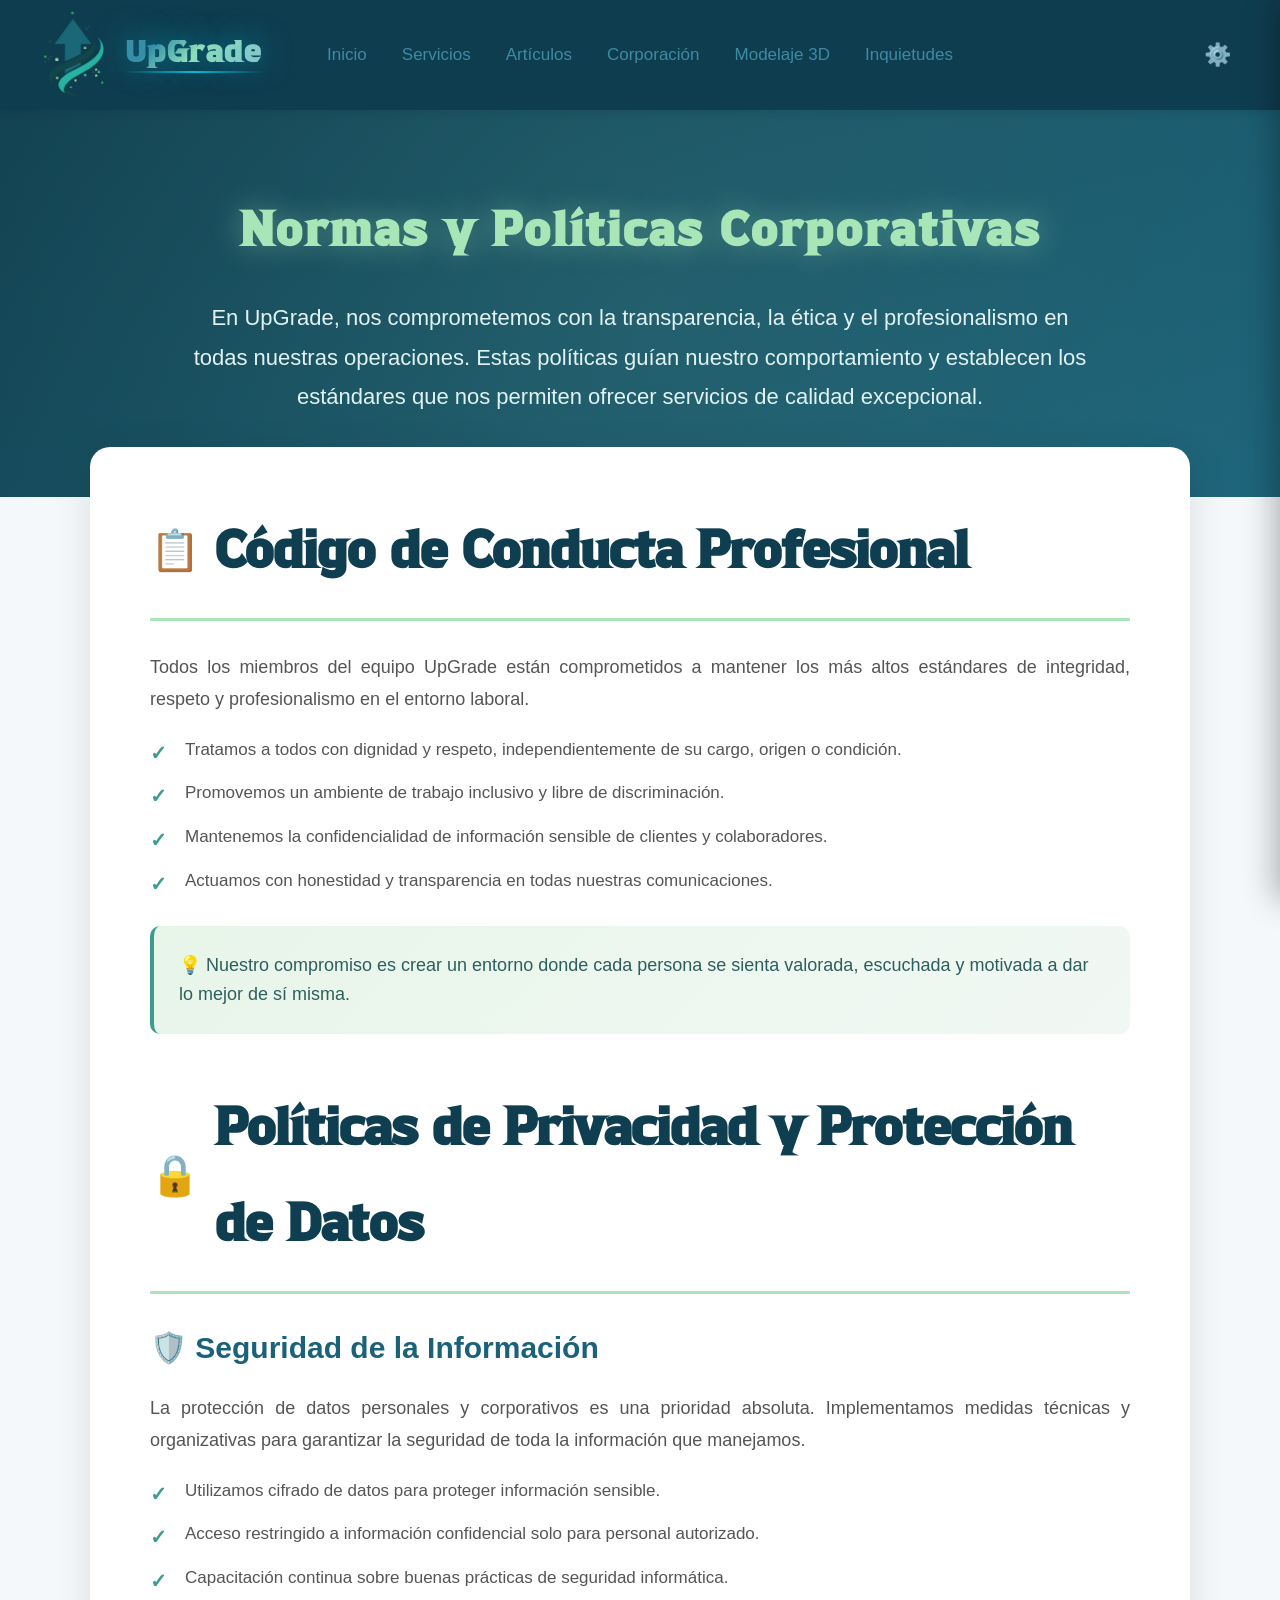
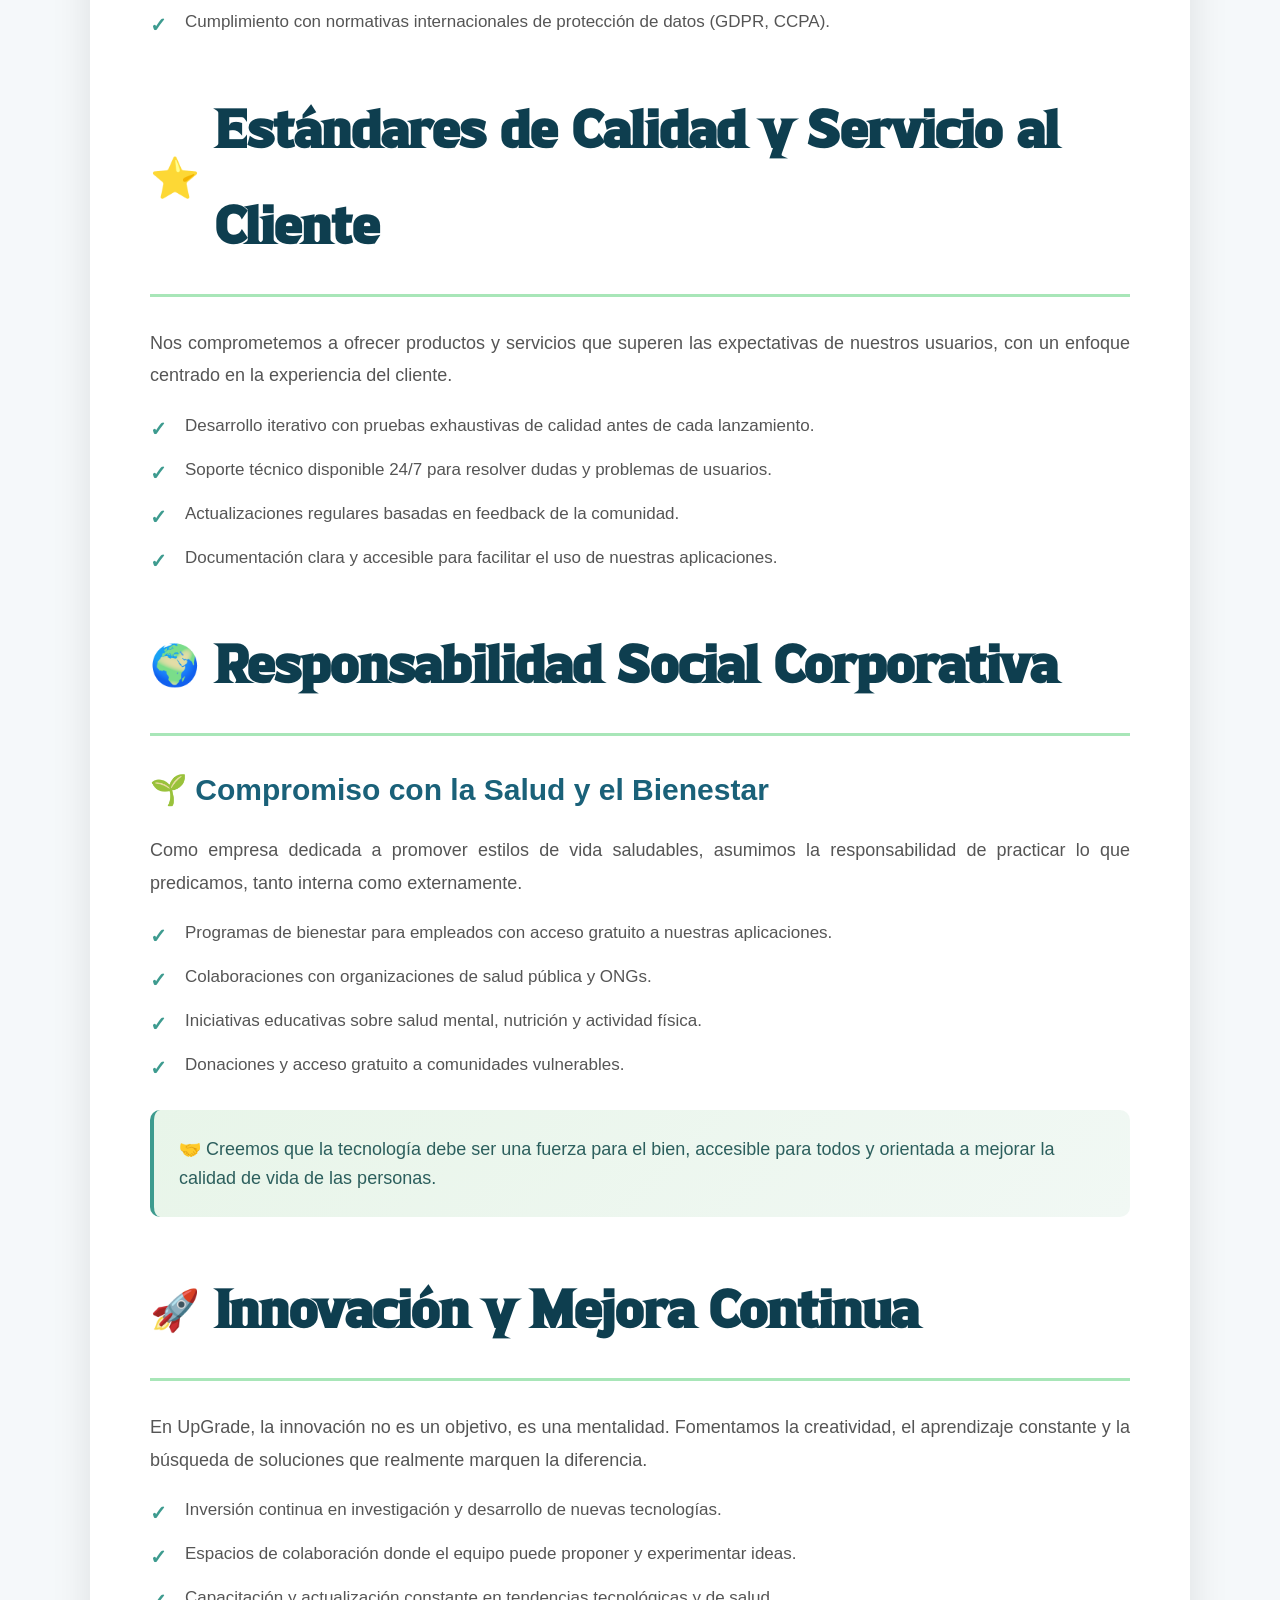
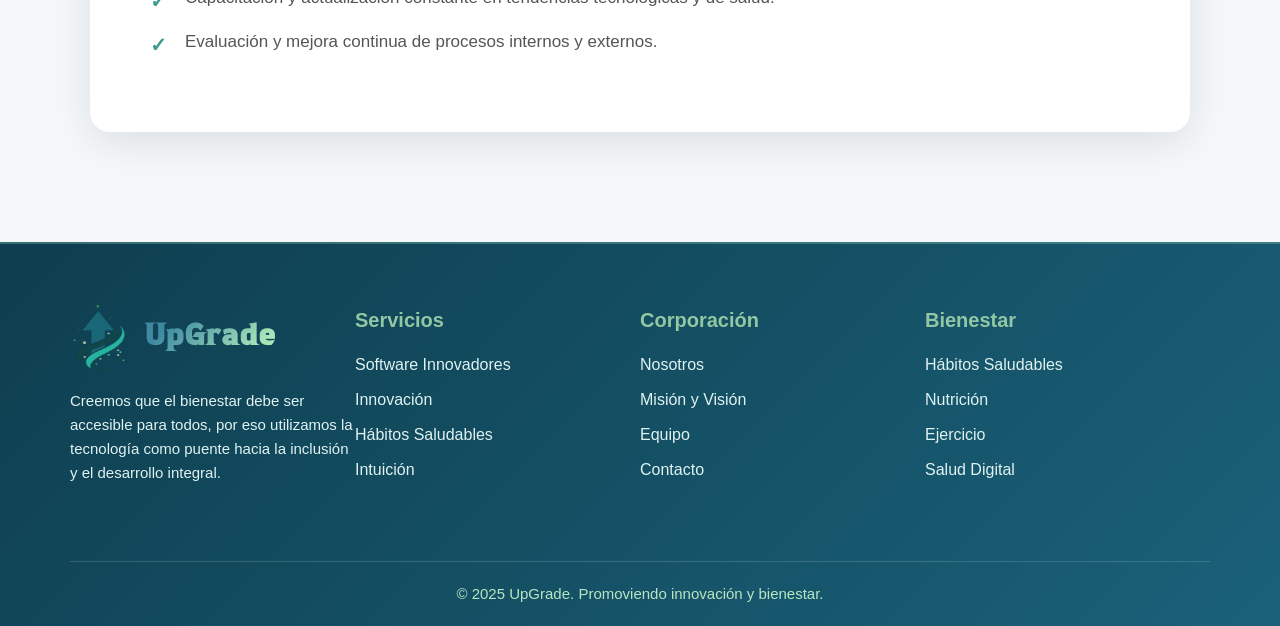
<file: normas-politicas.html>
<!DOCTYPE html>
<html lang="es">
<head>
    <meta charset="UTF-8">
    <meta name="viewport" content="width=device-width, initial-scale=1.0">
    <title>Normas y Políticas - UpGrade</title>
    
    <style>
        @font-face {
            font-family: Gildeon;
            src: url(Gildeon.otf);
        }

        * {
            margin: 0;
            padding: 0;
            box-sizing: border-box;
        }

        html {
            scroll-behavior: smooth;
            overflow-y: scroll;
            scrollbar-width: none;
            -ms-overflow-style: none;
        }

        html::-webkit-scrollbar {
            display: none;
        }

        body {
            font-family: 'Segoe UI', Tahoma, Geneva, Verdana, sans-serif;
            background: #f5f8fa;
            color: #2c3e50;
            line-height: 1.6;
        }

        /* HEADER */
        header {
            display: flex;
    justify-content: space-between;
    align-items: center;
    padding: 10px 40px;
    background: #0f3d50;
    box-shadow: 0 2px 10px rgba(0, 0, 0, 0.1);
    position: sticky;
    top: 0;
    z-index: 999;
        }

        .logo-container {
            display: flex;
            align-items: center;
            gap: 15px;
        }

        header img {
            width: 70px;
            height: 90px;
        }

         .brand-name {
            font-family: Gildeon, sans-serif;
            font-size: 36px;
            background: linear-gradient(135deg, #3f8aa3 20%, #A8E6B8 50%, #8fc5d0 100%);
            -webkit-background-clip: text;
            -webkit-text-fill-color: transparent;
            background-clip: text;
            letter-spacing: 2px;
            font-weight: bold;
            text-shadow: 0 0 30px rgba(0, 188, 212, 0.5);
            position: relative;
        }

        .brand-name::after {
            content: '';
            position: absolute;
            bottom: -5px;
            left: 0;
            width: 100%;
            height: 2px;
            background: linear-gradient(30deg, transparent, #00BCD4, transparent);
            animation: glow 2s ease-in-out infinite;
        }

          header nav {
    display: flex;
    align-items: center;
    gap: 35px;
    position: absolute;
    left: 50%;
    transform: translateX(-50%);
}

header nav a {
    text-decoration: none;
    color: #3f8aa3;
    font-weight: 500;
    font-size: 15.5px;
    transition: color 0.3s ease;
    position: relative;
}

header nav a:hover {
    color: #3D9B8F;
}

header nav a::after {
    content: '';
    position: absolute;
    bottom: -5px;
    left: 0;
    width: 0;
    height: 2px;
    background: #3D9B8F;
    transition: width 0.3s ease;
}

header nav a:hover::after {
    width: 100%;
}

   nav {
    display: flex;
    gap: 35px;
    align-items: center;
}

nav a {
    text-align: center;
    font-size: 17px;
    font-weight: 500;
    text-decoration: none;
    color: #3D9B8F;
    font-family: 'Segoe UI', sans-serif;
    transition: all 0.3s ease;
    position: relative;
}

nav a::after {
    content: '';
    position: absolute;
    bottom: -5px;
    left: 0;
    width: 0;
    height: 2px;
    background: #4A90A4;
    transition: width 0.3s ease;
}

nav a:hover {
    color: #4A90A4;
}

nav a:hover::after {
    width: 100%;
}


        /* DROPDOWN */
      .dropdown {
    position: relative;
    display: inline-block;
}

.dropdown .dropbtn {
    .dropdown .dropbtn {
    font-size: 17px;
    font-weight: 500;
    text-decoration: none;
    color: #108d91;  /* ✅ MISMO COLOR QUE LOS DEMÁS LINKS */
    font-family: 'Segoe UI', sans-serif;
    transition: all 0.3s ease;
    position: relative;
    cursor: pointer;
}
}

.dropdown .dropbtn::after {
    content: '';
    position: absolute;
    bottom: -5px;
    left: 0;
    width: 0;
    height: 2px;
    background: #3D9B8F;  /* ✅ MISMO COLOR DE HOVER */
    transition: width 0.3s ease;
}

.dropdown:hover .dropbtn {
    color: #3D9B8F;  /* ✅ MISMO COLOR DE HOVER */
}

.dropdown:hover .dropbtn::after {
    width: 100%;
}

/* Contenido desplegable */
.dropdown-content {
    display: none;
    position: absolute;
    top: 100%;
    left: 0;
    background: #0a2f3d;
    min-width: 100%;  /* ✅ SE AJUSTA AL ANCHO DEL CONTENIDO */
    width: max-content;  /* ✅ SE EXPANDE SEGÚN EL TEXTO */
    box-shadow: 0 8px 25px rgba(0, 0, 0, 0.3);
    border-radius: 10px;
    z-index: 1000;
    margin-top: 10px;
    padding: 10px 0;
    border: 1px solid rgba(63, 138, 163, 0.3);
    animation: slideDown 0.3s ease;
}

@keyframes slideDown {
    from {
        opacity: 0;
        transform: translateY(-10px);
    }
    to {
        opacity: 1;
        transform: translateY(0);
    }
}

.dropdown-content a {
    color: #A8E6B8;
    padding: 12px 20px;
    text-decoration: none;
    display: block;
    font-size: 15px;
    transition: all 0.3s ease;
    border-left: 3px solid transparent;
    white-space: nowrap;  /* ✅ EVITA QUE EL TEXTO SE PARTA */
}

.dropdown-content a:hover {
    background: rgba(63, 138, 163, 0.2);
    color: #92C7A3;
    border-left: 3px solid #92C7A3;
    padding-left: 25px;
}

.dropdown:hover .dropdown-content {
    display: block;
}

/* Responsive */
@media (max-width: 768px) {
    .dropdown-content {
        position: static;
        box-shadow: none;
        border: none;
        margin-top: 5px;
        padding: 0;
        width: 100%;
    }
    
    .dropdown:hover .dropdown-content {
        display: block;
    }
    
    .dropdown-content a {
        white-space: normal;  /* ✅ EN MÓVIL PERMITE SALTOS DE LÍNEA */
    }
}


        .settings-btn-menu {
            background: #ffffff00;
            border: none;
            cursor: pointer;
            width: 45px;
            height: 45px;
            border-radius: 50%;
            display: flex;
            align-items: center;
            justify-content: center;
            font-size: 22px;
            transition: all 0.3s ease;
        }

        .settings-btn-menu:hover {
            transform: scale(1.1) rotate(90deg);
        }

        /* HERO SECTION */
        .hero-section {
            background: linear-gradient(135deg, #0e3e4f 0%, #1a6179 100%);
            color: white;
            padding: 80px 50px;
            text-align: center;
            position: relative;
            overflow: hidden;
        }

        .hero-section::before {
            content: '';
            position: absolute;
            top: -50%;
            left: -50%;
            width: 200%;
            height: 200%;
            background: radial-gradient(circle, rgba(168, 230, 184, 0.1), transparent 70%);
            animation: pulse 8s ease-in-out infinite;
        }

        @keyframes pulse {
            0%, 100% { transform: scale(1); opacity: 0.5; }
            50% { transform: scale(1.2); opacity: 0.3; }
        }

        .hero-content {
            position: relative;
            z-index: 2;
            max-width: 900px;
            margin: 0 auto;
        }

        .hero-title {
            font-family: Gildeon, sans-serif;
            font-size: 56px;
            color: #A8E6B8;
            margin-bottom: 20px;
            letter-spacing: 3px;
            text-shadow: 0 0 30px rgba(168, 230, 184, 0.4);
        }

        .hero-subtitle {
            font-size: 22px;
            color: #e0f2f1;
            font-weight: 300;
            line-height: 1.8;
        }

        /* MAIN CONTENT */
        .main-content {
            max-width: 1200px;
            margin: -50px auto 0;
            padding: 0 50px 80px;
            position: relative;
            z-index: 10;
        }

        .content-card {
            background: white;
            border-radius: 20px;
            padding: 60px;
            box-shadow: 0 10px 40px rgba(0, 0, 0, 0.1);
            margin-bottom: 30px;
        }

        .section-title {
            font-family: Gildeon, sans-serif;
            font-size: 36px;
            color: #0e3e4f;
            margin-bottom: 30px;
            padding-bottom: 15px;
            border-bottom: 3px solid #A8E6B8;
            display: flex;
            align-items: center;
            gap: 15px;
        }

        .section-icon {
            font-size: 40px;
        }

        .policy-section {
            margin-bottom: 50px;
        }

        .policy-section:last-child {
            margin-bottom: 0;
        }

        .policy-subtitle {
            font-size: 24px;
            color: #1a6179;
            margin-bottom: 20px;
            font-weight: 600;
            display: flex;
            align-items: center;
            gap: 10px;
        }

        .policy-text {
            font-size: 17px;
            color: #555;
            line-height: 1.8;
            margin-bottom: 20px;
            text-align: justify;
        }

        .policy-list {
            list-style: none;
            padding-left: 0;
        }

        .policy-list li {
            font-size: 17px;
            color: #555;
            margin-bottom: 15px;
            padding-left: 35px;
            position: relative;
            line-height: 1.7;
        }

        .policy-list li::before {
            content: '✓';
            position: absolute;
            left: 0;
            color: #3D9B8F;
            font-weight: bold;
            font-size: 20px;
        }

        .highlight-box {
            background: linear-gradient(135deg, #e8f5e9 0%, #f1f8f4 100%);
            border-left: 4px solid #3D9B8F;
            padding: 25px;
            border-radius: 10px;
            margin: 30px 0;
        }

        .highlight-box p {
            margin: 0;
            font-size: 17px;
            color: #2c5f5d;
            font-weight: 500;
        }

        /* FOOTER */
        footer {
            background: linear-gradient(135deg, #0e3e4f 0%, #1a6179 100%);
            color: #e0f2f1;
            padding: 60px 70px 20px;
            display: flex;
            justify-content: space-between;
            align-items: flex-start;
            flex-wrap: wrap;
            border-top: 2px solid rgba(146, 199, 163, 0.3);
            position: relative;
        }

        .footer-column {
            flex: 1;
            min-width: 240px;
            margin-bottom: 30px;
        }

        .footer-logo {
            display: flex;
            align-items: center;
            gap: 15px;
            margin-bottom: 15px;
        }

        .footer-logo img {
            width: 60px;
            height: 70px;
        }

        .footer-logo span {
            font-family: Gildeon, sans-serif;
            font-size: 34px;
            background: linear-gradient(135deg, #3f8aa3 20%, #A8E6B8 80%);
            -webkit-background-clip: text;
            -webkit-text-fill-color: transparent;
            font-weight: bold;
            letter-spacing: 2px;
        }

        .footer-column h4 {
            font-size: 20px;
            color: #92C7A3;
            margin-bottom: 15px;
        }

        .footer-column ul {
            list-style: none;
        }

        .footer-column ul li {
            margin-bottom: 8px;
        }

        .footer-column ul li a {
            text-decoration: none;
            color: #e0f2f1;
            font-size: 16px;
            transition: all 0.3s ease;
        }

        .footer-column ul li a:hover {
            color: #A8E6B8;
            padding-left: 5px;
        }

        .footer-bottom {
            width: 100%;
            text-align: center;
            margin-top: 40px;
            padding-top: 20px;
            border-top: 1px solid rgba(255,255,255,0.15);
            font-size: 15px;
            color: #b8e6c3;
        }

        /* ==================== CONFIGURACIÓN (integrada del primer código) ==================== */
        
        /* Panel de configuración */
        .settings-panel {
            position: fixed;
            top: 0;
            right: -400px;
            width: 400px;
            height: 100vh;
            background: white;
            box-shadow: -5px 0 30px rgba(0, 0, 0, 0.3);
            z-index: 1001;
            transition: right 0.4s ease;
            overflow-y: auto;
        }

        .settings-panel.active {
            right: 0;
        }

        .settings-overlay {
            position: fixed;
            top: 0;
            left: 0;
            width: 100%;
            height: 100%;
            background: rgba(0, 0, 0, 0.5);
            z-index: 1000;
            opacity: 0;
            visibility: hidden;
            transition: all 0.3s ease;
        }

        .settings-overlay.active {
            opacity: 1;
            visibility: visible;
        }

        .settings-header {
            background: linear-gradient(135deg, #187b77 0%, #0a556a 100%);
            color: white;
            padding: 30px;
            display: flex;
            justify-content: space-between;
            align-items: center;
        }

        .settings-header h4 {
            letter-spacing: 0.9px;
            font-family: Bebas Neue;
            color: #074a54;
            margin-top: 15px;
            font-size: 45px;
            font-weight: 600;
        }

        .settings-close {
            background: rgba(255, 255, 255, 0.2);
            border: none;
            color: white;
            width: 35px;
            height: 35px;
            border-radius: 50%;
            cursor: pointer;
            font-size: 20px;
            transition: all 0.3s ease;
        }

        .settings-close:hover {
            background: rgba(255, 255, 255, 0.3);
            transform: rotate(90deg);
        }

        .settings-content {
            padding: 30px 25px;
        }

        .settings-group {
            margin-bottom: 35px;
        }

        .settings-group-title {
            font-family: 'Franklin Gothic Medium', 'Arial Narrow', Arial, sans-serif;
            font-size: 19px;
            font-weight: 600;
            color: #2D5F5D;
            text-transform: uppercase;
            letter-spacing: 1px;
            margin-bottom: 10px;
            display: flex;
            align-items: center;
            gap: 1px;
        }

        .settings-option {
            display: flex;
            justify-content: space-between;
            align-items: center;
            padding: 12px;
            background: #f8f9fa;
            border-radius: 12px;
            margin-bottom: 12px;
            transition: all 0.3s ease;
        }

        .settings-option-label {
            font-size: 15px;
            color: #656565;
            font-weight: 500;
        }

        .toggle-switch {
            position: relative;
            width: 55px;
            height: 28px;
            background: #ccc;
            border-radius: 30px;
            cursor: pointer;
            transition: background 0.3s ease;
        }

        .toggle-switch.active {
            background: #3D9B8F;
        }

        .toggle-slider {
            position: absolute;
            top: 3px;
            left: 3px;
            width: 22px;
            height: 22px;
            background: white;
            border-radius: 50%;
            transition: transform 0.3s ease;
        }

        .toggle-switch.active .toggle-slider {
            transform: translateX(27px);
        }

        .custom-select {
            position: relative;
            width: 140px;
        }

        .custom-select select {
            width: 100%;
            padding: 8px 35px 8px 12px;
            border: 2px solid #e0e0e0;
            border-radius: 8px;
            font-size: 14px;
            background: white;
            cursor: pointer;
            appearance: none;
        }

        .custom-select::after {
            content: '▼';
            position: absolute;
            right: 12px;
            top: 50%;
            transform: translateY(-50%);
            pointer-events: none;
            font-size: 12px;
        }

        /* Notificación flotante */
        .notification-toast {
            position: fixed;
            bottom: 30px;
            left: 30px;
            max-width: 400px;
            background: white;
            border-radius: 12px;
            box-shadow: 0 8px 30px rgba(0, 0, 0, 0.2);
            padding: 20px;
            display: flex;
            align-items: flex-start;
            gap: 15px;
            z-index: 999;
            transform: translateX(-500px);
            opacity: 0;
            transition: all 0.5s cubic-bezier(0.68, -0.55, 0.265, 1.55);
        }

        .notification-toast.show {
            transform: translateX(0);
            opacity: 1;
        }

        .notification-icon {
            width: 45px;
            height: 45px;
            background: linear-gradient(135deg, #3D9B8F 0%, #6BC5B8 100%);
            border-radius: 50%;
            display: flex;
            align-items: center;
            justify-content: center;
            font-size: 24px;
            flex-shrink: 0;
        }

        .notification-content {
            flex: 1;
        }

        .notification-title {
            letter-spacing: 0.5;
            font-family: 'Franklin Gothic Medium', 'Arial Narrow', Arial, sans-serif;
            font-size: 16px;
            font-weight: 600;
            color: #2D5F5D;
            margin-bottom: 5px;
        }

        .notification-message {
            font-family: Arial, Helvetica, sans-serif;
            font-size: 14px;
            color: #666;
            line-height: 1.4;
        }

        .notification-close {
            background: transparent;
            border: none;
            color: #999;
            cursor: pointer;
            font-size: 20px;
            padding: 0;
            width: 25px;
            height: 25px;
            display: flex;
            align-items: center;
            justify-content: center;
            border-radius: 50%;
            transition: all 0.3s ease;
        }

        .notification-close:hover {
            background: #f0f0f0;
            color: #333;
        }

        /* ==================== ESTILOS PARA TAMAÑOS DE FUENTE ==================== */
        body.font-small h1 { font-size: 45px; }
        body.font-medium h1 { font-size: 55px; }
        body.font-large h1 { font-size: 65px; }

        body.font-small h2 { font-size: 45px; }
        body.font-medium h2 { font-size: 60px; }
        body.font-large h2 { font-size: 55px; }

        body.font-small h3 { font-size: 25px; }
        body.font-medium h3 { font-size: 30px; }
        body.font-large h3 { font-size: 40px; }

        body.font-small a { font-size: 10px; }
        body.font-medium a { font-size: 17px; }
        body.font-large a { font-size: 21px; }

        body.font-small p { font-size: 12px; }
        body.font-medium p { font-size: 18px; }
        body.font-large p { font-size: 25px; }

        body.font-small li { font-size: 14px; }
        body.font-medium li { font-size: 17px; }
        body.font-large li { font-size: 22px; }

        body.font-small .hero-subtitle { font-size: 18px; }
        body.font-medium .hero-subtitle { font-size: 22px; }
        body.font-large .hero-subtitle { font-size: 26px; }

        /* ==================== MODO OSCURO ==================== */
        body.dark-mode {
            background: #1a1a1a;
            color: #e0e0e0;
        }

        body.dark-mode header {
            background: #2a2a2a;
            box-shadow: 0 2px 10px rgba(0, 0, 0, 0.5);
        }

        body.dark-mode nav a {
            color: #fff;
        }

        body.dark-mode .hero-section {
            background: linear-gradient(135deg, #1a1a1a 0%, #2a2a2a 100%);
        }

        body.dark-mode .content-card {
            background: #2a2a2a;
            color: #e0e0e0;
            box-shadow: 0 10px 40px rgba(0, 0, 0, 0.3);
        }

        body.dark-mode .section-title {
            color: #A8E6B8;
        }

        body.dark-mode .policy-subtitle {
            color: #92C7A3;
        }

        body.dark-mode .policy-text {
            color: #b0b0b0;
        }

        body.dark-mode .policy-list li {
            color: #b0b0b0;
        }

        body.dark-mode .highlight-box {
            background: #1a1a1a;
            border-left: 4px solid #3D9B8F;
        }

        body.dark-mode .highlight-box p {
            color: #e0e0e0;
        }

        body.dark-mode footer {
            background: linear-gradient(135deg, #1a1a1a 0%, #2a2a2a 100%);
        }

        body.dark-mode .settings-panel {
            background: #2a2a2a;
            color: #e0e0e0;
        }

        body.dark-mode .settings-option {
            background: #333;
        }

        body.dark-mode .notification-toast {
            background: #2a2a2a;
            color: #e0e0e0;
        }

        body.dark-mode .notification-title {
            color: #6BC5B8;
        }

        body.dark-mode .notification-message {
            color: #b0b0b0;
        }

        /* RESPONSIVE */
        @media (max-width: 968px) {
            header {
                flex-wrap: wrap;
                padding: 20px;
            }

            nav {
                width: 100%;
                justify-content: center;
                margin-top: 15px;
                flex-wrap: wrap;
                gap: 20px;
            }

            .hero-title {
                font-size: 40px;
            }

            .hero-subtitle {
                font-size: 18px;
            }

            .main-content {
                padding: 0 20px 50px;
            }

            .content-card {
                padding: 30px 25px;
            }

            .section-title {
                font-size: 28px;
            }

            .policy-subtitle {
                font-size: 20px;
            }

            footer {
                padding: 40px 30px 20px;
            }

            /* Panel de configuración en móviles */
            .settings-panel {
                width: 100%;
                right: -100%;
            }
        }

        .logo-container a {
            text-decoration: none;
        }
    </style>
</head>
<body>
    
    <header>
        <div class="logo-container">
            <img src="Assets/Icono-empresa-Png.png" alt="Logo UpGrade">
            <a href="Inicio-UP.html"><span class="brand-name">UpGrade</span></a>
        </div>

        <nav aria-label="Navegación principal">
            <a href="Inicio-UP.html"      data-es="Inicio"      data-en="Home">Inicio</a>
            <a href="Servicios.html"      data-es="Servicios"   data-en="Services">Servicios</a>
            <a href="Artículos.html"      data-es="Artículos"   data-en="Articles">Artículos</a>
            <div class="dropdown">
                <a href="Corporacion.html" class="dropbtn" data-es="Corporación" data-en="Corporation">Corporación</a>
                <div class="dropdown-content">
                    <a href="normas-politicas.html" data-es="Normas y Políticas de la Empresa" data-en="Company Rules and Policies">Normas y Políticas de la Empresa</a>
                </div>
            </div>
            <a href="realidad aumentada.html" data-es="Modelaje 3D"  data-en="3D Model">Modelaje 3D</a>
            <a href="Ayuda.html"              data-es="Inquietudes"  data-en="Help">Inquietudes</a>
        </nav>

        <button class="settings-btn-menu" id="settingsBtn" aria-label="Abrir configuración">⚙️</button>
    </header>

    <!-- HERO SECTION -->
    <section class="hero-section">
        <div class="hero-content">
            <h1 class="hero-title" data-es="Normas y Políticas Corporativas" data-en="Corporate Rules and Policies">Normas y Políticas Corporativas</h1>
            <p class="hero-subtitle" data-es="En UpGrade, nos comprometemos con la transparencia, la ética y el profesionalismo en todas nuestras operaciones. Estas políticas guían nuestro comportamiento y establecen los estándares que nos permiten ofrecer servicios de calidad excepcional." data-en="At UpGrade, we are committed to transparency, ethics and professionalism in all our operations. These policies guide our behavior and establish the standards that allow us to deliver exceptional quality services.">
                En UpGrade, nos comprometemos con la transparencia, la ética y el profesionalismo en todas nuestras operaciones. Estas políticas guían nuestro comportamiento y establecen los estándares que nos permiten ofrecer servicios de calidad excepcional.
            </p>
        </div>
    </section>

    <!-- MAIN CONTENT -->
    <main class="main-content">
        <div class="content-card">
            
            <!-- SECCIÓN 1: CÓDIGO DE CONDUCTA -->
            <div class="policy-section">
                <h2 class="section-title">
                    <span class="section-icon">📋</span>
                    <span data-es="Código de Conducta Profesional" data-en="Professional Code of Conduct">Código de Conducta Profesional</span>
                </h2>
                
                <p class="policy-text" data-es="Todos los miembros del equipo UpGrade están comprometidos a mantener los más altos estándares de integridad, respeto y profesionalismo en el entorno laboral." data-en="All UpGrade team members are committed to maintaining the highest standards of integrity, respect and professionalism in the workplace.">
                    Todos los miembros del equipo UpGrade están comprometidos a mantener los más altos estándares de integridad, respeto y profesionalismo en el entorno laboral.
                </p>

                <ul class="policy-list">
                    <li data-es="Tratamos a todos con dignidad y respeto, independientemente de su cargo, origen o condición." data-en="We treat everyone with dignity and respect, regardless of their position, origin or condition.">Tratamos a todos con dignidad y respeto, independientemente de su cargo, origen o condición.</li>
                    <li data-es="Promovemos un ambiente de trabajo inclusivo y libre de discriminación." data-en="We promote an inclusive and discrimination-free work environment.">Promovemos un ambiente de trabajo inclusivo y libre de discriminación.</li>
                    <li data-es="Mantenemos la confidencialidad de información sensible de clientes y colaboradores." data-en="We maintain the confidentiality of sensitive information from clients and collaborators.">Mantenemos la confidencialidad de información sensible de clientes y colaboradores.</li>
                    <li data-es="Actuamos con honestidad y transparencia en todas nuestras comunicaciones." data-en="We act with honesty and transparency in all our communications.">Actuamos con honestidad y transparencia en todas nuestras comunicaciones.</li>
                </ul>

                <div class="highlight-box">
                    <p data-es="💡 Nuestro compromiso es crear un entorno donde cada persona se sienta valorada, escuchada y motivada a dar lo mejor de sí misma." data-en="💡 Our commitment is to create an environment where each person feels valued, heard and motivated to give their best.">
                        💡 Nuestro compromiso es crear un entorno donde cada persona se sienta valorada, escuchada y motivada a dar lo mejor de sí misma.
                    </p>
                </div>
            </div>

            <!-- SECCIÓN 2: PRIVACIDAD Y DATOS -->
            <div class="policy-section">
                <h2 class="section-title">
                    <span class="section-icon">🔒</span>
                    <span data-es="Políticas de Privacidad y Protección de Datos" data-en="Privacy and Data Protection Policies">Políticas de Privacidad y Protección de Datos</span>
                </h2>
                
                <h3 class="policy-subtitle" data-es="🛡️ Seguridad de la Información" data-en="🛡️ Information Security">🛡️ Seguridad de la Información</h3>
                <p class="policy-text" data-es="La protección de datos personales y corporativos es una prioridad absoluta. Implementamos medidas técnicas y organizativas para garantizar la seguridad de toda la información que manejamos." data-en="The protection of personal and corporate data is an absolute priority. We implement technical and organizational measures to ensure the security of all information we handle.">
                    La protección de datos personales y corporativos es una prioridad absoluta. Implementamos medidas técnicas y organizativas para garantizar la seguridad de toda la información que manejamos.
                </p>

                <ul class="policy-list">
                    <li data-es="Utilizamos cifrado de datos para proteger información sensible." data-en="We use data encryption to protect sensitive information.">Utilizamos cifrado de datos para proteger información sensible.</li>
                    <li data-es="Acceso restringido a información confidencial solo para personal autorizado." data-en="Restricted access to confidential information only for authorized personnel.">Acceso restringido a información confidencial solo para personal autorizado.</li>
                    <li data-es="Capacitación continua sobre buenas prácticas de seguridad informática." data-en="Continuous training on good computer security practices.">Capacitación continua sobre buenas prácticas de seguridad informática.</li>
                    <li data-es="Cumplimiento con normativas internacionales de protección de datos (GDPR, CCPA)." data-en="Compliance with international data protection regulations (GDPR, CCPA).">Cumplimiento con normativas internacionales de protección de datos (GDPR, CCPA).</li>
                </ul>
            </div>

            <!-- SECCIÓN 3: CALIDAD Y SERVICIO -->
            <div class="policy-section">
                <h2 class="section-title">
                    <span class="section-icon">⭐</span>
                    <span data-es="Estándares de Calidad y Servicio al Cliente" data-en="Quality Standards and Customer Service">Estándares de Calidad y Servicio al Cliente</span>
                </h2>
                
                <p class="policy-text" data-es="Nos comprometemos a ofrecer productos y servicios que superen las expectativas de nuestros usuarios, con un enfoque centrado en la experiencia del cliente." data-en="We are committed to offering products and services that exceed our users' expectations, with a focus on customer experience.">
                    Nos comprometemos a ofrecer productos y servicios que superen las expectativas de nuestros usuarios, con un enfoque centrado en la experiencia del cliente.
                </p>

                <ul class="policy-list">
                    <li data-es="Desarrollo iterativo con pruebas exhaustivas de calidad antes de cada lanzamiento." data-en="Iterative development with comprehensive quality testing before each release.">Desarrollo iterativo con pruebas exhaustivas de calidad antes de cada lanzamiento.</li>
                    <li data-es="Soporte técnico disponible 24/7 para resolver dudas y problemas de usuarios." data-en="Technical support available 24/7 to resolve user questions and problems.">Soporte técnico disponible 24/7 para resolver dudas y problemas de usuarios.</li>
                    <li data-es="Actualizaciones regulares basadas en feedback de la comunidad." data-en="Regular updates based on community feedback.">Actualizaciones regulares basadas en feedback de la comunidad.</li>
                    <li data-es="Documentación clara y accesible para facilitar el uso de nuestras aplicaciones." data-en="Clear and accessible documentation to facilitate the use of our applications.">Documentación clara y accesible para facilitar el uso de nuestras aplicaciones.</li>
                </ul>
            </div>

            <!-- SECCIÓN 4: RESPONSABILIDAD SOCIAL -->
            <div class="policy-section">
                <h2 class="section-title">
                    <span class="section-icon">🌍</span>
                    <span data-es="Responsabilidad Social Corporativa" data-en="Corporate Social Responsibility">Responsabilidad Social Corporativa</span>
                </h2>
                
                <h3 class="policy-subtitle" data-es="🌱 Compromiso con la Salud y el Bienestar" data-en="🌱 Commitment to Health and Wellbeing">🌱 Compromiso con la Salud y el Bienestar</h3>
                <p class="policy-text" data-es="Como empresa dedicada a promover estilos de vida saludables, asumimos la responsabilidad de practicar lo que predicamos, tanto interna como externamente." data-en="As a company dedicated to promoting healthy lifestyles, we take responsibility to practice what we preach, both internally and externally.">
                    Como empresa dedicada a promover estilos de vida saludables, asumimos la responsabilidad de practicar lo que predicamos, tanto interna como externamente.
                </p>

                <ul class="policy-list">
                    <li data-es="Programas de bienestar para empleados con acceso gratuito a nuestras aplicaciones." data-en="Employee wellness programs with free access to our applications.">Programas de bienestar para empleados con acceso gratuito a nuestras aplicaciones.</li>
                    <li data-es="Colaboraciones con organizaciones de salud pública y ONGs." data-en="Collaborations with public health organizations and NGOs.">Colaboraciones con organizaciones de salud pública y ONGs.</li>
                    <li data-es="Iniciativas educativas sobre salud mental, nutrición y actividad física." data-en="Educational initiatives on mental health, nutrition and physical activity.">Iniciativas educativas sobre salud mental, nutrición y actividad física.</li>
                    <li data-es="Donaciones y acceso gratuito a comunidades vulnerables." data-en="Donations and free access to vulnerable communities.">Donaciones y acceso gratuito a comunidades vulnerables.</li>
</ul>

            <div class="highlight-box">
                <p data-es="🤝 Creemos que la tecnología debe ser una fuerza para el bien, accesible para todos y orientada a mejorar la calidad de vida de las personas." data-en="🤝 We believe that technology should be a force for good, accessible to all and aimed at improving people's quality of life.">
                    🤝 Creemos que la tecnología debe ser una fuerza para el bien, accesible para todos y orientada a mejorar la calidad de vida de las personas.
                </p>
            </div>
        </div>

        <!-- SECCIÓN 5: INNOVACIÓN Y MEJORA CONTINUA -->
        <div class="policy-section">
            <h2 class="section-title">
                <span class="section-icon">🚀</span>
                <span data-es="Innovación y Mejora Continua" data-en="Innovation and Continuous Improvement">Innovación y Mejora Continua</span>
            </h2>
            
            <p class="policy-text" data-es="En UpGrade, la innovación no es un objetivo, es una mentalidad. Fomentamos la creatividad, el aprendizaje constante y la búsqueda de soluciones que realmente marquen la diferencia." data-en="At UpGrade, innovation is not a goal, it's a mindset. We encourage creativity, constant learning and the search for solutions that really make a difference.">
                En UpGrade, la innovación no es un objetivo, es una mentalidad. Fomentamos la creatividad, el aprendizaje constante y la búsqueda de soluciones que realmente marquen la diferencia.
            </p>

            <ul class="policy-list">
                <li data-es="Inversión continua en investigación y desarrollo de nuevas tecnologías." data-en="Continuous investment in research and development of new technologies.">Inversión continua en investigación y desarrollo de nuevas tecnologías.</li>
                <li data-es="Espacios de colaboración donde el equipo puede proponer y experimentar ideas." data-en="Collaboration spaces where the team can propose and experiment with ideas.">Espacios de colaboración donde el equipo puede proponer y experimentar ideas.</li>
                <li data-es="Capacitación y actualización constante en tendencias tecnológicas y de salud." data-en="Constant training and updating on technological and health trends.">Capacitación y actualización constante en tendencias tecnológicas y de salud.</li>
                <li data-es="Evaluación y mejora continua de procesos internos y externos." data-en="Continuous evaluation and improvement of internal and external processes.">Evaluación y mejora continua de procesos internos y externos.</li>
            </ul>
        </div>

    </div>
</main>

<!-- FOOTER -->
<footer>
    <div class="footer-column">
        <div class="footer-logo">
            <img src="Assets/Icono-empresa-Png.png" alt="Logo">
            <span>UpGrade</span>
        </div>
        <p style="max-width:300px; line-height:1.6; font-size:15px;" data-es="Creemos que el bienestar debe ser accesible para todos, por eso utilizamos la tecnología como puente hacia la inclusión y el desarrollo integral." data-en="We believe that wellbeing should be accessible to everyone, which is why we use technology as a bridge to inclusion and comprehensive development.">
            Creemos que el bienestar debe ser accesible para todos, por eso utilizamos la tecnología como puente hacia la inclusión y el desarrollo integral.
        </p>
    </div>

    <div class="footer-column">
        <h4 data-es="Servicios" data-en="Services">Servicios</h4>
        <ul>
            <li><a href="#" data-es="Software Innovadores" data-en="Innovative Software">Software Innovadores</a></li>
            <li><a href="#" data-es="Innovación" data-en="Innovation">Innovación</a></li>
            <li><a href="#" data-es="Hábitos Saludables" data-en="Healthy Habits">Hábitos Saludables</a></li>
            <li><a href="#" data-es="Intuición" data-en="Intuition">Intuición</a></li>
        </ul>
    </div>

    <div class="footer-column">
        <h4 data-es="Corporación" data-en="Corporation">Corporación</h4>
        <ul>
            <li><a href="#" data-es="Nosotros" data-en="About Us">Nosotros</a></li>
            <li><a href="#" data-es="Misión y Visión" data-en="Mission and Vision">Misión y Visión</a></li>
            <li><a href="#" data-es="Equipo" data-en="Team">Equipo</a></li>
            <li><a href="#" data-es="Contacto" data-en="Contact">Contacto</a></li>
        </ul>
    </div>

    <div class="footer-column">
        <h4 data-es="Bienestar" data-en="Wellbeing">Bienestar</h4>
        <ul>
            <li><a href="#" data-es="Hábitos Saludables" data-en="Healthy Habits">Hábitos Saludables</a></li>
            <li><a href="#" data-es="Nutrición" data-en="Nutrition">Nutrición</a></li>
            <li><a href="#" data-es="Ejercicio" data-en="Exercise">Ejercicio</a></li>
            <li><a href="#" data-es="Salud Digital" data-en="Digital Health">Salud Digital</a></li>
        </ul>
    </div>

    <div class="footer-bottom" data-es="© 2025 UpGrade. Promoviendo innovación y bienestar." data-en="© 2025 UpGrade. Promoting innovation and wellbeing.">
        © 2025 UpGrade. Promoviendo innovación y bienestar.
    </div>
</footer>

<!-- ==================== PANEL DE CONFIGURACIÓN ==================== -->
<div class="settings-overlay" id="settingsOverlay"></div>

<div class="settings-panel" id="settingsPanel">
    <div class="settings-header">
        <h4><span data-es="Configuración" data-en="Settings">Configuración</span></h4>
        <button class="settings-close" id="settingsCloseBtn" aria-label="Cerrar">
            ✕
        </button>
    </div>

    <div class="settings-content">
        <!-- Modo oscuro -->
        <div class="settings-group">
            <div class="settings-group-title">
                <span class="settings-group-icon">🌙</span>
                <span data-es="Apariencia" data-en="Appearance">Apariencia</span>
            </div>
            <div class="settings-option">
                <span class="settings-option-label" data-es="Modo Oscuro" data-en="Dark Mode">Modo Oscuro</span>
                <div class="toggle-switch" id="darkModeToggle">
                    <div class="toggle-slider"></div>
                </div>
            </div>
        </div>

        <!-- Tamaño de letra -->
        <div class="settings-group">
            <div class="settings-group-title">
                <span class="settings-group-icon">🔤</span>
                <span data-es="Tamaño de Letra" data-en="Font Size">Tamaño de Letra</span>
            </div>
            <div class="settings-option">
                <span class="settings-option-label" data-es="Tamaño" data-en="Size">Tamaño</span>
                <div class="custom-select">
                    <select id="fontSizeSelect">
                        <option value="small" data-es="Pequeño" data-en="Small">Pequeño</option>
                        <option value="medium" selected data-es="Mediano" data-en="Medium">Mediano</option>
                        <option value="large" data-es="Grande" data-en="Large">Grande</option>
                    </select>
                </div>
            </div>
        </div>

        <!-- Idioma -->
        <div class="settings-group">
            <div class="settings-group-title">
                <span class="settings-group-icon">🌐</span>
                <span data-es="Idioma" data-en="Language">Idioma</span>
            </div>
            <div class="settings-option">
                <span class="settings-option-label" data-es="Seleccionar idioma" data-en="Select language">Seleccionar idioma</span>
                <div class="custom-select">
                    <select id="languageSelect">
                        <option value="es">🇪🇸 Español</option>
                        <option value="en">🇺🇸 English</option>
                    </select>
                </div>
            </div>
        </div>

        <!-- Notificaciones -->
        <div class="settings-group">
            <div class="settings-group-title">
                <span class="settings-group-icon">🔔</span>
                <span data-es="Notificaciones" data-en="Notifications">Notificaciones</span>
            </div>
            <div class="settings-option">
                <span class="settings-option-label" data-es="Activar notificaciones" data-en="Enable notifications">Activar notificaciones</span>
                <div class="toggle-switch active" id="notificationsToggle">
                    <div class="toggle-slider"></div>
                </div>
            </div>
        </div>
    </div>
</div>

<!-- Contenedor de notificación -->
<div class="notification-toast" id="notificationToast">
    <div class="notification-icon">💚</div>
    <div class="notification-content">
        <div class="notification-title">¡Hola!</div>
        <div class="notification-message">Bienvenido a UpGrade</div>
    </div>
    <button class="notification-close" id="notificationClose" aria-label="Cerrar">✕</button>
</div>

<!-- JavaScript de configuración -->
<script>
// ==================== SISTEMA DE CONFIGURACIÓN ====================

function initializeSettings() {
    const settingsBtn = document.getElementById('settingsBtn');
    const settingsPanel = document.getElementById('settingsPanel');
    const settingsOverlay = document.getElementById('settingsOverlay');
    const settingsCloseBtn = document.getElementById('settingsCloseBtn');
    const darkModeToggle = document.getElementById('darkModeToggle');
    const fontSizeSelect = document.getElementById('fontSizeSelect');
    const languageSelect = document.getElementById('languageSelect');
    const notificationsToggle = document.getElementById('notificationsToggle');

    // Cargar configuraciones guardadas
    loadSettings();

    // Abrir panel
    settingsBtn.addEventListener('click', () => {
        settingsPanel.classList.add('active');
        settingsOverlay.classList.add('active');
    });

    // Cerrar panel
    function closePanel() {
        settingsPanel.classList.remove('active');
        settingsOverlay.classList.remove('active');
    }

    settingsCloseBtn.addEventListener('click', closePanel);
    settingsOverlay.addEventListener('click', closePanel);

    // Modo oscuro
    darkModeToggle.addEventListener('click', () => {
        darkModeToggle.classList.toggle('active');
        document.body.classList.toggle('dark-mode');
        localStorage.setItem('darkMode', document.body.classList.contains('dark-mode'));
    });

    // Tamaño de fuente
    fontSizeSelect.addEventListener('change', (e) => {
        document.body.classList.remove('font-small', 'font-medium', 'font-large');
        document.body.classList.add(`font-${e.target.value}`);
        localStorage.setItem('fontSize', e.target.value);
    });

    // Cambio de idioma
    languageSelect.addEventListener('change', (e) => {
        changeLanguage(e.target.value);
        localStorage.setItem('language', e.target.value);
    });

    // Notificaciones
    notificationsToggle.addEventListener('click', () => {
        notificationsToggle.classList.toggle('active');
        const isActive = notificationsToggle.classList.contains('active');
        localStorage.setItem('notifications', isActive);
        
        if (isActive) {
            startNotifications();
        } else {
            stopNotifications();
        }
    });

    // Cerrar notificación
    const notificationClose = document.getElementById('notificationClose');
    notificationClose.addEventListener('click', hideNotification);
}

// Cargar configuraciones guardadas
function loadSettings() {
    const darkMode = localStorage.getItem('darkMode') === 'true';
    if (darkMode) {
        document.body.classList.add('dark-mode');
        document.getElementById('darkModeToggle').classList.add('active');
    }

    const fontSize = localStorage.getItem('fontSize') || 'medium';
    document.body.classList.add(`font-${fontSize}`);
    document.getElementById('fontSizeSelect').value = fontSize;

    const language = localStorage.getItem('language') || 'es';
    document.getElementById('languageSelect').value = language;
    changeLanguage(language);

    const notifications = localStorage.getItem('notifications') !== 'false';
    if (notifications) {
        document.getElementById('notificationsToggle').classList.add('active');
        startNotifications();
    } else {
        document.getElementById('notificationsToggle').classList.remove('active');
    }
}

// Cambiar idioma
function changeLanguage(lang) {
    const elements = document.querySelectorAll('[data-es][data-en]');
    elements.forEach(element => {
        if (lang === 'es') {
            element.textContent = element.getAttribute('data-es');
        } else {
            element.textContent = element.getAttribute('data-en');
        }
    });

    const fontOptions = document.querySelectorAll('#fontSizeSelect option');
    fontOptions.forEach(option => {
        if (option.hasAttribute(`data-${lang}`)) {
            option.textContent = option.getAttribute(`data-${lang}`);
        }
    });
    
    document.documentElement.setAttribute('lang', lang);
}

// Sistema de notificaciones
let notificationInterval;
const notifications = {
    es: [
        { icon: '💚', title: '¡Mantente activo!', message: 'Recuerda hacer una pausa y estirarte' },
        { icon: '💧', title: 'Hidratación', message: 'Es hora de tomar agua. Tu cuerpo te lo agradecerá' },
        { icon: '🏋️', title: 'Tip de salud', message: 'El ejercicio regular mejora tu bienestar' },
        { icon: '🥗', title: 'Alimentación saludable', message: 'Una buena nutrición es clave para tu salud' },
        { icon: '😴', title: 'Descanso', message: 'Dormir bien es fundamental para tu salud' },
        { icon: '🧘', title: 'Relájate', message: 'Toma un momento para respirar profundamente' },
        { icon: '📱', title: 'UpGrade te recuerda', message: 'Cuida tu postura mientras usas dispositivos' },
        { icon: '🌟', title: '¡Sigue así!', message: 'Cada pequeño paso cuenta hacia un estilo de vida saludable' }
    ],
    en: [
        { icon: '💚', title: 'Stay active!', message: 'Remember to take a break and stretch' },
        { icon: '💧', title: 'Hydration', message: "It's time to drink water. Your body will thank you" },
        { icon: '🏋️', title: 'Health tip', message: 'Regular exercise improves your wellbeing' },
        { icon: '🥗', title: 'Healthy eating', message: 'Good nutrition is key to your health' },
        { icon: '😴', title: 'Rest', message: 'Sleeping well is essential for your health' },
        { icon: '🧘', title: 'Relax', message: 'Take a moment to breathe deeply' },
        { icon: '📱', title: 'UpGrade reminds you', message: 'Take care of your posture while using devices' },
        { icon: '🌟', title: 'Keep it up!', message: 'Every small step counts towards a healthy lifestyle' }
    ]
};

function showNotification() {
    const isActive = document.getElementById('notificationsToggle').classList.contains('active');
    if (!isActive) return;

    const language = localStorage.getItem('language') || 'es';
    const notificationList = notifications[language];
    const randomNotification = notificationList[Math.floor(Math.random() * notificationList.length)];

    const toast = document.getElementById('notificationToast');
    const icon = toast.querySelector('.notification-icon');
    const title = toast.querySelector('.notification-title');
    const message = toast.querySelector('.notification-message');

    icon.textContent = randomNotification.icon;
    title.textContent = randomNotification.title;
    message.textContent = randomNotification.message;

    toast.classList.add('show');

    setTimeout(() => {
        hideNotification();
    }, 5000);
}

function hideNotification() {
    const toast = document.getElementById('notificationToast');
    toast.classList.remove('show');
}

function startNotifications() {
    if (notificationInterval) {
        clearInterval(notificationInterval);
    }

    setTimeout(showNotification, 5000);
    notificationInterval = setInterval(showNotification, 120000);
}

function stopNotifications() {
    if (notificationInterval) {
        clearInterval(notificationInterval);
        notificationInterval = null;
    }
    hideNotification();
}

// Atajos de teclado
document.addEventListener('keydown', (e) => {
    if (e.key === 'Escape') {
        const settingsPanel = document.getElementById('settingsPanel');
        if (settingsPanel && settingsPanel.classList.contains('active')) {
            settingsPanel.classList.remove('active');
            document.getElementById('settingsOverlay').classList.remove('active');
        }
    }
    
    if ((e.ctrlKey || e.metaKey) && e.key === 'k') {
        e.preventDefault();
        document.getElementById('settingsPanel').classList.add('active');
        document.getElementById('settingsOverlay').classList.add('active');
    }
});

// Smooth scroll para enlaces internos
document.querySelectorAll('a[href^="#"]').forEach(anchor => {
    anchor.addEventListener('click', function (e) {
        e.preventDefault();
        const target = document.querySelector(this.getAttribute('href'));
        if (target) {
            target.scrollIntoView({
                behavior: 'smooth',
                block: 'start'
            });
        }
    });
});

// Animación de entrada para las secciones
const observerOptions = {
    threshold: 0.1,
    rootMargin: '0px 0px -100px 0px'
};

const observer = new IntersectionObserver((entries) => {
    entries.forEach(entry => {
        if (entry.isIntersecting) {
            entry.target.style.opacity = '0';
            entry.target.style.transform = 'translateY(20px)';
            
            setTimeout(() => {
                entry.target.style.transition = 'all 0.6s ease';
                entry.target.style.opacity = '1';
                entry.target.style.transform = 'translateY(0)';
            }, 100);
            
            observer.unobserve(entry.target);
        }
    });
}, observerOptions);

document.querySelectorAll('.policy-section').forEach(section => {
    observer.observe(section);
});

// Inicializar configuraciones
initializeSettings();
</script>
</file>
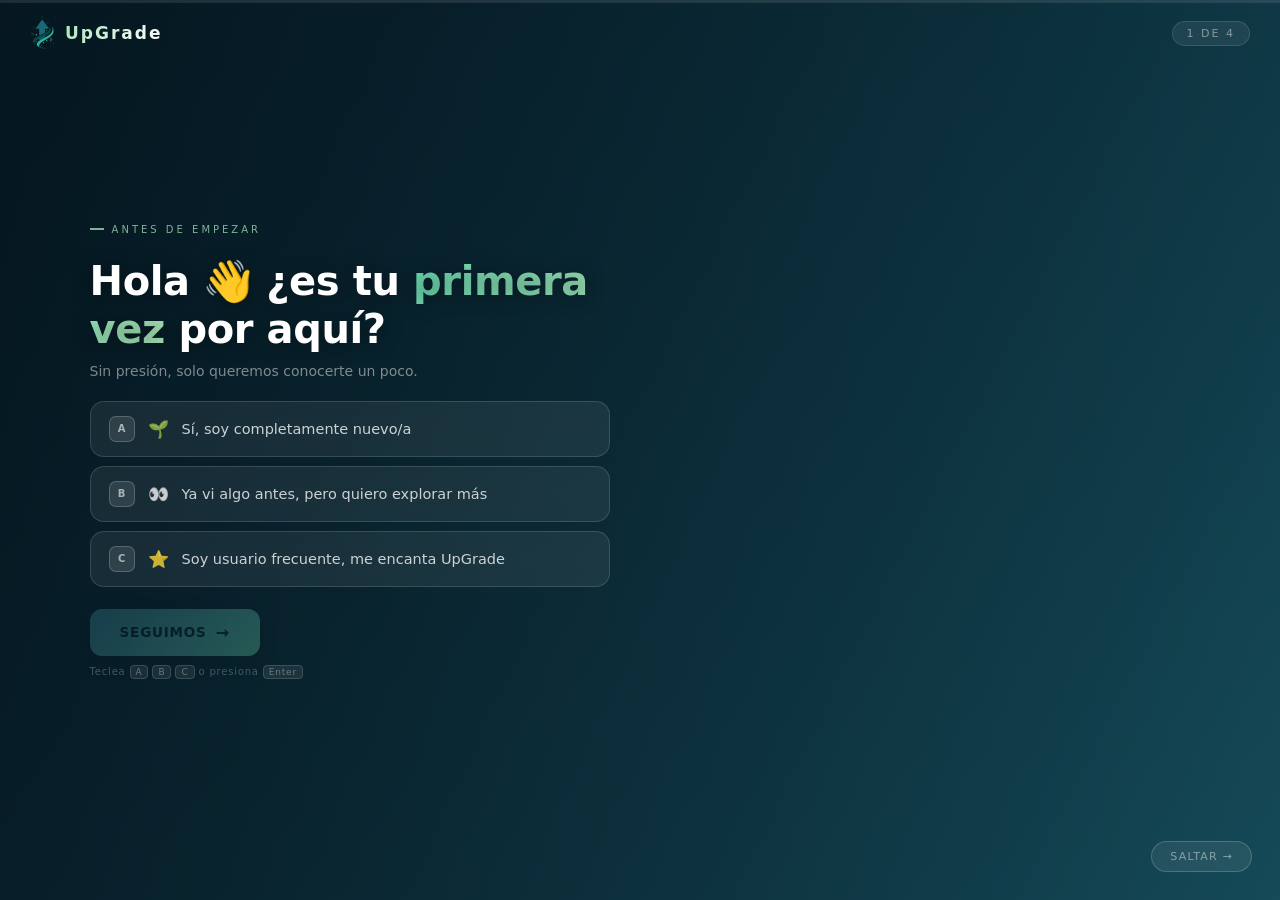
<file: presentacion.html>
<!DOCTYPE html>
<html lang="es">
<head>
    <meta charset="UTF-8">
    <meta name="viewport" content="width=device-width, initial-scale=1.0">
    <title>UpGrade — Hola 👋</title>
    <style>
        * { margin: 0; padding: 0; box-sizing: border-box; }
        html, body {
            width: 100%; height: 100%;
            font-family: 'Segoe UI', system-ui, sans-serif;
            overflow: hidden; color: #fff;
        }

        /* ══ FOTOS DE FONDO ══════════════════════════════════════
           📸 CÓMO USAR:
           En el CSS de cada #bg-qX, descomenta url(...) y pon tu foto.
           O pon el style directo en el HTML del div.
        ══════════════════════════════════════════════════════════ */
        .bg-photo {
            position: fixed; inset: 0; z-index: 0;
            background-size: cover; background-position: center;
            opacity: 0; transition: opacity 1s ease;
        }
        .bg-photo.visible { opacity: 1; }

        /* Foto Q1 - Bienvenida */
        #bg-q1 {
            /* background-image: url('Assets/foto-bienvenida.jpg'); */
            background: linear-gradient(135deg, #0a3040 0%, #1a5a6a 100%);
        }
        /* Foto Q2 - Ejercicio */
        #bg-q2 {
            /* background-image: url('Assets/foto-ejercicio.jpg'); */
            background: linear-gradient(135deg, #0d2a1a 0%, #1a4a30 100%);
        }
        /* Foto Q3 - Objetivo */
        #bg-q3 {
            /* background-image: url('Assets/foto-objetivo.jpg'); */
            background: linear-gradient(135deg, #1a2a0a 0%, #2a4518 100%);
        }
        /* Foto Q4 - Comunidad */
        #bg-q4 {
            /* background-image: url('Assets/foto-comunidad.jpg'); */
            background: linear-gradient(135deg, #0a1a3a 0%, #1a2a58 100%);
        }
        /* Foto Finish */
        #bg-finish {
            /* background-image: url('Assets/foto-final.jpg'); */
            background: linear-gradient(135deg, #0a2a1a 0%, #1a4a35 100%);
        }

        /* Overlay para legibilidad del texto */
        .bg-overlay {
            position: fixed; inset: 0; z-index: 1;
            background: linear-gradient(
                105deg,
                rgba(4,18,26,.85) 0%,
                rgba(4,18,26,.55) 48%,
                rgba(4,18,26,.22) 100%
            );
        }

        /* ══ BARRA PROGRESO ══════════════════════════════════════ */
        .progress-track {
            position: fixed; top: 0; left: 0; right: 0;
            height: 3px; background: rgba(255,255,255,.1); z-index: 200;
        }
        .progress-fill {
            height: 100%; width: 0%;
            background: linear-gradient(90deg, #3f8aa3, #6edab1);
            box-shadow: 0 0 10px rgba(110,218,177,.5);
            border-radius: 0 3px 3px 0;
            transition: width .6s cubic-bezier(.4,0,.2,1);
        }

        /* ══ HEADER ══════════════════════════════════════════════ */
        .top-bar {
            position: fixed; top: 0; left: 0; right: 0;
            padding: 16px 30px;
            display: flex; align-items: center; justify-content: space-between;
            z-index: 100;
        }
        .logo { display: flex; align-items: center; gap: 9px; }
        .logo img { width: 26px; height: 34px; object-fit: contain; }
        .logo span {
            font-size: 17px; font-weight: 700; letter-spacing: 2px;
            background: linear-gradient(135deg, #a8e6b8, #fff);
            -webkit-background-clip: text; -webkit-text-fill-color: transparent;
            background-clip: text;
        }
        .step-badge {
            font-size: 11px; letter-spacing: 2px;
            color: rgba(255,255,255,.45); text-transform: uppercase;
            background: rgba(255,255,255,.08); padding: 5px 14px;
            border-radius: 20px; border: 1px solid rgba(255,255,255,.12);
            backdrop-filter: blur(6px); transition: opacity .4s ease;
        }

        /* ══ SKIP ════════════════════════════════════════════════ */
        .skip-btn {
            position: fixed; bottom: 28px; right: 28px;
            background: rgba(255,255,255,.08);
            border: 1px solid rgba(255,255,255,.18);
            color: rgba(255,255,255,.45);
            font-size: 11px; letter-spacing: 1.2px; text-transform: uppercase;
            padding: 8px 18px; border-radius: 30px; cursor: pointer;
            backdrop-filter: blur(8px); transition: all .3s ease;
            z-index: 200; font-family: inherit;
        }
        .skip-btn:hover { border-color: rgba(255,255,255,.4); color: #fff; background: rgba(255,255,255,.14); }

        /* ══ STAGE ═══════════════════════════════════════════════ */
        .stage {
            position: relative; z-index: 10;
            width: 100%; height: 100vh;
            display: flex; align-items: center;
            padding: 0 8% 0 7%;
        }

        /* ══ QUESTION CARD ═══════════════════════════════════════ */
        .q-card {
            position: absolute;
            width: 100%; max-width: 520px;
            display: flex; flex-direction: column;
            align-items: flex-start; gap: 22px;
            opacity: 0; transform: translateY(44px);
            pointer-events: none;
            transition: opacity .52s ease, transform .52s cubic-bezier(.175,.885,.32,1.275);
        }
        .q-card.active  { opacity: 1; transform: none; pointer-events: all; }
        .q-card.exit-up { opacity: 0; transform: translateY(-44px); pointer-events: none; }

        .q-label {
            font-size: 10px; letter-spacing: 3px;
            color: rgba(168,230,184,.75); text-transform: uppercase;
            display: flex; align-items: center; gap: 8px;
        }
        .q-label::before {
            content: ''; display: inline-block;
            width: 14px; height: 1.5px; background: rgba(168,230,184,.75);
        }
        .q-title {
            font-size: clamp(24px, 3.8vw, 40px);
            font-weight: 800; line-height: 1.2; color: #fff;
            letter-spacing: -.4px; text-shadow: 0 2px 20px rgba(0,0,0,.4);
        }
        .q-title em {
            font-style: normal;
            background: linear-gradient(90deg, #6edab1, #A8E6B8);
            -webkit-background-clip: text; -webkit-text-fill-color: transparent;
            background-clip: text;
        }
        .q-sub { font-size: 14px; color: rgba(255,255,255,.48); margin-top: -12px; }

        /* ══ OPCIONES ════════════════════════════════════════════ */
        .options-list { display: flex; flex-direction: column; gap: 9px; width: 100%; }

        .opt {
            display: flex; align-items: center; gap: 13px;
            background: rgba(255,255,255,.07);
            border: 1.5px solid rgba(255,255,255,.14);
            border-radius: 14px; padding: 14px 18px;
            cursor: pointer; width: 100%;
            color: rgba(255,255,255,.78);
            font-size: 14.5px; font-family: inherit; text-align: left;
            backdrop-filter: blur(12px);
            transition: border-color .22s, background .22s, transform .2s, color .22s;
        }
        .opt:hover { border-color: rgba(110,218,177,.6); background: rgba(110,218,177,.12); color: #fff; transform: translateX(6px); }
        .opt.selected { background: rgba(110,218,177,.18); border-color: #6edab1; color: #fff; box-shadow: 0 0 20px rgba(110,218,177,.15); }
        .opt.selected .opt-key { background: #6edab1; color: #071e28; border-color: #6edab1; }

        .opt-key {
            width: 26px; height: 26px; border-radius: 7px; flex-shrink: 0;
            background: rgba(255,255,255,.1); border: 1.5px solid rgba(255,255,255,.2);
            display: flex; align-items: center; justify-content: center;
            font-size: 10px; font-weight: 700; color: rgba(255,255,255,.6);
            transition: all .22s;
        }
        .opt-emoji { font-size: 17px; flex-shrink: 0; }

        /* ══ BOTÓN SIGUIENTE ═════════════════════════════════════ */
        .next-btn {
            background: linear-gradient(135deg, #3f8aa3, #6edab1);
            border: none; border-radius: 12px; padding: 14px 30px;
            color: #071e28; font-size: 13.5px; font-weight: 800;
            font-family: inherit; letter-spacing: .8px; text-transform: uppercase;
            cursor: pointer; display: flex; align-items: center; gap: 9px;
            opacity: .3; pointer-events: none; transition: all .3s ease;
            box-shadow: 0 6px 22px rgba(0,0,0,.3);
        }
        .next-btn.ready { opacity: 1; pointer-events: all; }
        .next-btn.ready:hover { transform: translateY(-2px); box-shadow: 0 10px 30px rgba(110,218,177,.35); }
        .next-arrow { font-size: 16px; transition: transform .3s; }
        .next-btn:hover .next-arrow { transform: translateX(4px); }

        .key-hint { font-size: 10px; color: rgba(255,255,255,.25); letter-spacing: .8px; margin-top: -12px; }
        .key-hint kbd {
            background: rgba(255,255,255,.08); border: 1px solid rgba(255,255,255,.15);
            border-radius: 4px; padding: 1px 5px;
            font-family: inherit; font-size: 9px; color: rgba(255,255,255,.35);
        }

        /* ══ FINISH ══════════════════════════════════════════════ */
        .finish-card {
            position: absolute; width: 100%; max-width: 500px;
            display: flex; flex-direction: column;
            align-items: flex-start; gap: 18px;
            opacity: 0; transform: translateY(44px);
            pointer-events: none;
            transition: opacity .6s ease, transform .6s cubic-bezier(.175,.885,.32,1.275);
        }
        .finish-card.active { opacity: 1; transform: none; pointer-events: all; }

        .finish-icon { font-size: 52px; line-height: 1; }
        .finish-title {
            font-size: clamp(28px, 4.5vw, 46px); font-weight: 800;
            line-height: 1.15; color: #fff; letter-spacing: -.5px;
            text-shadow: 0 2px 20px rgba(0,0,0,.4);
        }
        .finish-title em {
            font-style: normal;
            background: linear-gradient(90deg, #6edab1, #A8E6B8);
            -webkit-background-clip: text; -webkit-text-fill-color: transparent;
            background-clip: text;
        }
        .finish-sub { font-size: 15px; color: rgba(255,255,255,.55); line-height: 1.65; max-width: 420px; }
        .enter-btn {
            margin-top: 8px;
            background: linear-gradient(135deg, #3f8aa3, #6edab1);
            border: none; border-radius: 13px; padding: 16px 48px;
            color: #071e28; font-size: 14px; font-weight: 800;
            font-family: inherit; letter-spacing: 1.2px; text-transform: uppercase;
            cursor: pointer; box-shadow: 0 8px 30px rgba(0,0,0,.35); transition: all .3s ease;
        }
        .enter-btn:hover { transform: translateY(-3px); box-shadow: 0 14px 40px rgba(110,218,177,.4); }
    </style>
</head>
<body>

<!-- ══ FOTOS GRANDES DE FONDO ═══════════════════════════════════
     Una por pregunta. Para poner tus fotos, edita el style="..." de cada div:
     style="background-image: url('Assets/TU-FOTO.jpg')"
════════════════════════════════════════════════════════════════ -->
<div id="bg-q1"     class="bg-photo visible"
     style="/* background-image: url('Assets/foto-bienvenida.jpg') */"></div>

<div id="bg-q2"     class="bg-photo"
     style="/* background-image: url('Assets/foto-ejercicio.jpg') */"></div>

<div id="bg-q3"     class="bg-photo"
     style="/* background-image: url('Assets/foto-objetivo.jpg') */"></div>

<div id="bg-q4"     class="bg-photo"
     style="/* background-image: url('Assets/foto-comunidad.jpg') */"></div>

<div id="bg-finish" class="bg-photo"
     style="/* background-image: url('Assets/foto-final.jpg') */"></div>

<div class="bg-overlay"></div>

<div class="progress-track"><div class="progress-fill" id="progressFill"></div></div>

<div class="top-bar">
    <div class="logo">
        <img src="Assets/Icono-empresa-Png.png" alt="UpGrade" onerror="this.style.display='none'">
        <span>UpGrade</span>
    </div>
    <div class="step-badge" id="stepBadge">1 de 4</div>
</div>

<button class="skip-btn" id="skipBtn">Saltar →</button>

<!-- ══ PREGUNTAS ════════════════════════════════════════════════ -->
<div class="stage">

    <!-- Q1 -->
    <div class="q-card active" id="q1">
        <div class="q-label">Antes de empezar</div>
        <div class="q-title">Hola 👋 ¿es tu <em>primera vez</em> por aquí?</div>
        <p class="q-sub">Sin presión, solo queremos conocerte un poco.</p>
        <div class="options-list">
            <button class="opt" data-q="1" data-v="nuevo">
                <span class="opt-key">A</span><span class="opt-emoji">🌱</span>
                Sí, soy completamente nuevo/a
            </button>
            <button class="opt" data-q="1" data-v="regreso">
                <span class="opt-key">B</span><span class="opt-emoji">👀</span>
                Ya vi algo antes, pero quiero explorar más
            </button>
            <button class="opt" data-q="1" data-v="usuario">
                <span class="opt-key">C</span><span class="opt-emoji">⭐</span>
                Soy usuario frecuente, me encanta UpGrade
            </button>
        </div>
        <button class="next-btn" id="next1">Seguimos <span class="next-arrow">→</span></button>
        <div class="key-hint">Teclea <kbd>A</kbd> <kbd>B</kbd> <kbd>C</kbd> o presiona <kbd>Enter</kbd></div>
    </div>

    <!-- Q2 -->
    <div class="q-card" id="q2">
        <div class="q-label">Tu estilo de vida</div>
        <div class="q-title">¿Cuánto <em>movimiento</em> hay en tu día a día?</div>
        <p class="q-sub">No hay respuesta mala, ¡prometido!</p>
        <div class="options-list">
            <button class="opt" data-q="2" data-v="inicio">
                <span class="opt-key">A</span><span class="opt-emoji">🛋️</span>
                Casi nada, quiero empezar a moverme
            </button>
            <button class="opt" data-q="2" data-v="suave">
                <span class="opt-key">B</span><span class="opt-emoji">🚶</span>
                Caminatas y algo suave, 1–2 veces/semana
            </button>
            <button class="opt" data-q="2" data-v="regular">
                <span class="opt-key">C</span><span class="opt-emoji">🏋️</span>
                Gym o cardio, 3–4 veces/semana
            </button>
            <button class="opt" data-q="2" data-v="atleta">
                <span class="opt-key">D</span><span class="opt-emoji">🔥</span>
                Todos los días, soy muy activo/a
            </button>
        </div>
        <button class="next-btn" id="next2">Seguimos <span class="next-arrow">→</span></button>
        <div class="key-hint">Teclea <kbd>A</kbd> <kbd>B</kbd> <kbd>C</kbd> <kbd>D</kbd> o presiona <kbd>Enter</kbd></div>
    </div>

    <!-- Q3 -->
    <div class="q-card" id="q3">
        <div class="q-label">Lo más importante</div>
        <div class="q-title">¿Qué quieres <em>lograr</em> con UpGrade?</div>
        <p class="q-sub">Te mostraremos exactamente lo que necesitas.</p>
        <div class="options-list">
            <button class="opt" data-q="3" data-v="salud">
                <span class="opt-key">A</span><span class="opt-emoji">🥗</span>
                Comer mejor y cuidar mi salud
            </button>
            <button class="opt" data-q="3" data-v="recuperacion">
                <span class="opt-key">B</span><span class="opt-emoji">🩺</span>
                Recuperarme de una lesión o accidente
            </button>
            <button class="opt" data-q="3" data-v="habitos">
                <span class="opt-key">C</span><span class="opt-emoji">🧠</span>
                Construir hábitos que de verdad duren
            </button>
            <button class="opt" data-q="3" data-v="curiosidad">
                <span class="opt-key">D</span><span class="opt-emoji">🔍</span>
                Estoy explorando, a ver qué encuentro
            </button>
        </div>
        <button class="next-btn" id="next3">Seguimos <span class="next-arrow">→</span></button>
        <div class="key-hint">Teclea <kbd>A</kbd> <kbd>B</kbd> <kbd>C</kbd> <kbd>D</kbd> o presiona <kbd>Enter</kbd></div>
    </div>

    <!-- Q4 -->
    <div class="q-card" id="q4">
        <div class="q-label">Última pregunta, lo juro 😄</div>
        <div class="q-title">¿Cómo llegaste <em>hasta aquí</em>?</div>
        <p class="q-sub">Nos ayuda a saber dónde estamos llegando.</p>
        <div class="options-list">
            <button class="opt" data-q="4" data-v="redes">
                <span class="opt-key">A</span><span class="opt-emoji">📱</span>
                Lo vi en redes (Instagram, TikTok…)
            </button>
            <button class="opt" data-q="4" data-v="amigo">
                <span class="opt-key">B</span><span class="opt-emoji">🗣️</span>
                Alguien de confianza me lo recomendó
            </button>
            <button class="opt" data-q="4" data-v="busqueda">
                <span class="opt-key">C</span><span class="opt-emoji">🔎</span>
                Lo encontré buscando en Google
            </button>
            <button class="opt" data-q="4" data-v="otro">
                <span class="opt-key">D</span><span class="opt-emoji">✨</span>
                Por otro medio
            </button>
        </div>
        <button class="next-btn" id="next4">¡Ya casi! <span class="next-arrow">→</span></button>
        <div class="key-hint">Teclea <kbd>A</kbd> <kbd>B</kbd> <kbd>C</kbd> <kbd>D</kbd> o presiona <kbd>Enter</kbd></div>
    </div>

    <!-- FINISH -->
    <div class="finish-card" id="finish">
        <div class="finish-icon" id="finishIcon">🌿</div>
        <div class="finish-title" id="finishTitle">¡Bienvenido/a<br>a <em>UpGrade</em>!</div>
        <p class="finish-sub" id="finishSub">Tu experiencia personalizada está lista.</p>
        <button class="enter-btn" id="enterBtn">Entrar a UpGrade →</button>
    </div>

</div>

<script>
const TOTAL = 4;
let current = 1;
const answers = {};
const fill  = document.getElementById('progressFill');
const badge = document.getElementById('stepBadge');

function setProgress(step) {
    fill.style.width  = ((step - 1) / TOTAL * 100) + '%';
    badge.textContent = step <= TOTAL ? `${step} de ${TOTAL}` : '';
}

function switchBg(key) {
    const ids = { 1:'bg-q1', 2:'bg-q2', 3:'bg-q3', 4:'bg-q4', finish:'bg-finish' };
    document.querySelectorAll('.bg-photo').forEach(el => el.classList.remove('visible'));
    const el = document.getElementById(ids[key]);
    if (el) el.classList.add('visible');
}

document.querySelectorAll('.opt').forEach(btn => {
    btn.addEventListener('click', () => {
        const q = btn.dataset.q;
        document.querySelectorAll(`.opt[data-q="${q}"]`).forEach(b => b.classList.remove('selected'));
        btn.classList.add('selected');
        answers[q] = btn.dataset.v;
        document.getElementById('next' + q).classList.add('ready');
    });
});

document.addEventListener('keydown', e => {
    if (current > TOTAL) return;
    const map = { A:0, B:1, C:2, D:3 };
    const key = e.key.toUpperCase();
    if (key in map) {
        const opts = [...document.querySelectorAll(`.opt[data-q="${current}"]`)];
        if (opts[map[key]]) { opts[map[key]].click(); return; }
    }
    if (e.key === 'Enter') {
        const nb = document.getElementById('next' + current);
        if (nb && nb.classList.contains('ready')) nb.click();
    }
});

function advance(from) {
    if (!answers[from]) return;
    const fromCard = document.getElementById('q' + from);
    fromCard.classList.remove('active');
    fromCard.classList.add('exit-up');
    setTimeout(() => fromCard.classList.remove('exit-up'), 600);

    if (from < TOTAL) {
        current = from + 1;
        setProgress(current);
        switchBg(current);
        document.getElementById('q' + current).classList.add('active');
    } else {
        fill.style.width = '100%';
        badge.style.opacity = '0';
        switchBg('finish');
        setTimeout(showFinish, 350);
    }
}

for (let i = 1; i <= TOTAL; i++) {
    document.getElementById('next' + i).addEventListener('click', () => advance(i));
}

function showFinish() {
    document.getElementById('finish').classList.add('active');
    badge.style.display = 'none';
    const goal = answers[3], who = answers[1];
    const icons  = { salud:'🥗', recuperacion:'🩺', habitos:'🧠', curiosidad:'✨' };
    const titles = { nuevo:'¡Me alegra que<br>estés <em>aquí</em>! 🙌', regreso:'¡Qué bueno que<br><em>volviste</em>! 👋', usuario:'¡Siempre un<br>placer <em>verte</em>! 🔥' };
    const subs   = {
        salud:       'Habitus va a transformar tu relación con la comida y el movimiento. ¡Vas a amar lo que viene!',
        recuperacion:'Restore está diseñado exactamente para acompañarte en cada paso de tu recuperación.',
        habitos:     'Con Habitus vas a construir esos hábitos que siempre quisiste tener y que realmente duran.',
        curiosidad:  '¡Perfecto! Hay mucho por explorar. Te va a sorprender todo lo que UpGrade tiene para ti.'
    };
    document.getElementById('finishIcon').textContent  = icons[goal]  || '🌿';
    document.getElementById('finishTitle').innerHTML   = titles[who]  || '¡Bienvenido/a<br>a <em>UpGrade</em>!';
    document.getElementById('finishSub').textContent   = subs[goal]   || 'Tu experiencia personalizada está lista.';
    localStorage.setItem('upgrade_onboarding', JSON.stringify(answers));
    localStorage.setItem('upgrade_onboarding_done', 'true');
}

function goHome() {
    document.body.style.transition = 'opacity .6s ease';
    document.body.style.opacity = '0';
    setTimeout(() => { window.location.href = 'Inicio-UP.html'; }, 650);
}
document.getElementById('enterBtn').addEventListener('click', goHome);
document.getElementById('skipBtn').addEventListener('click', goHome);

// Descomenta para mostrar solo una vez:
// if (localStorage.getItem('upgrade_onboarding_done')) window.location.href = 'Inicio-UP.html';

setProgress(1);
</script>
</body>
</html>
</file>
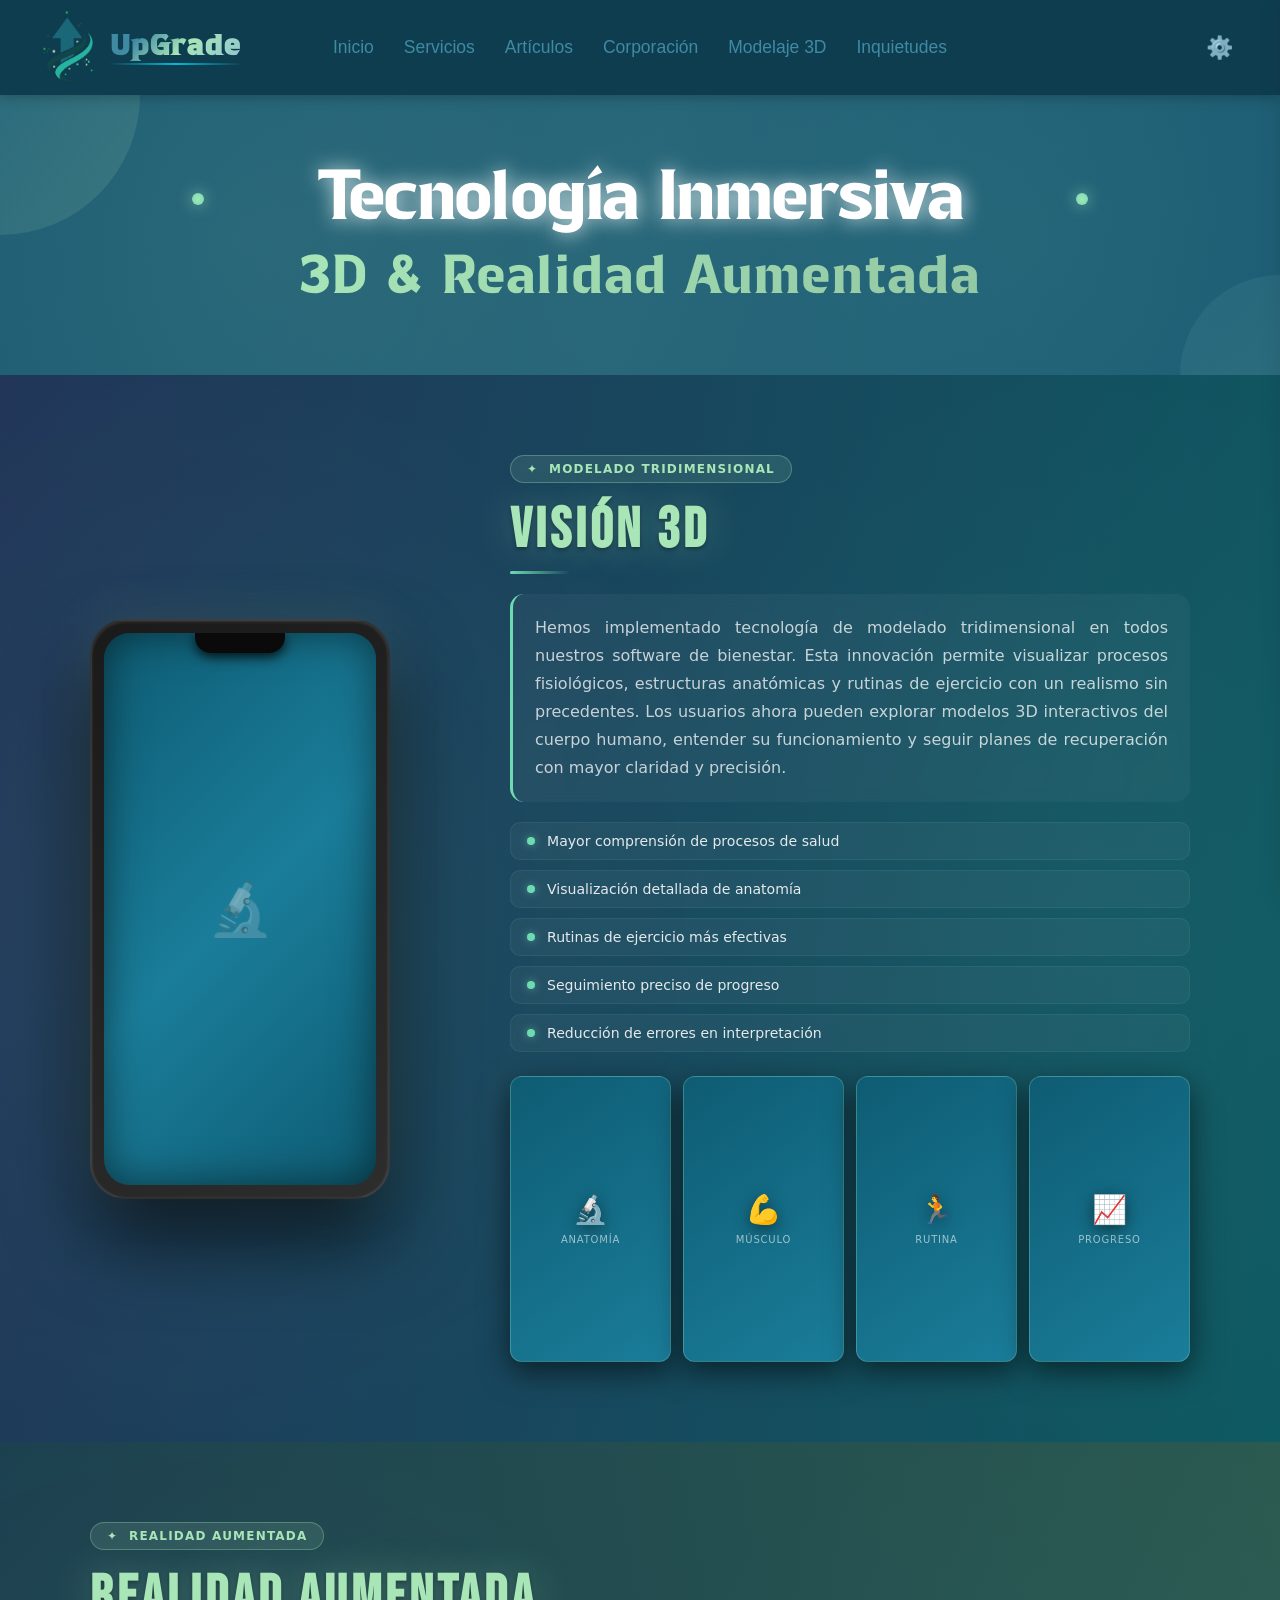
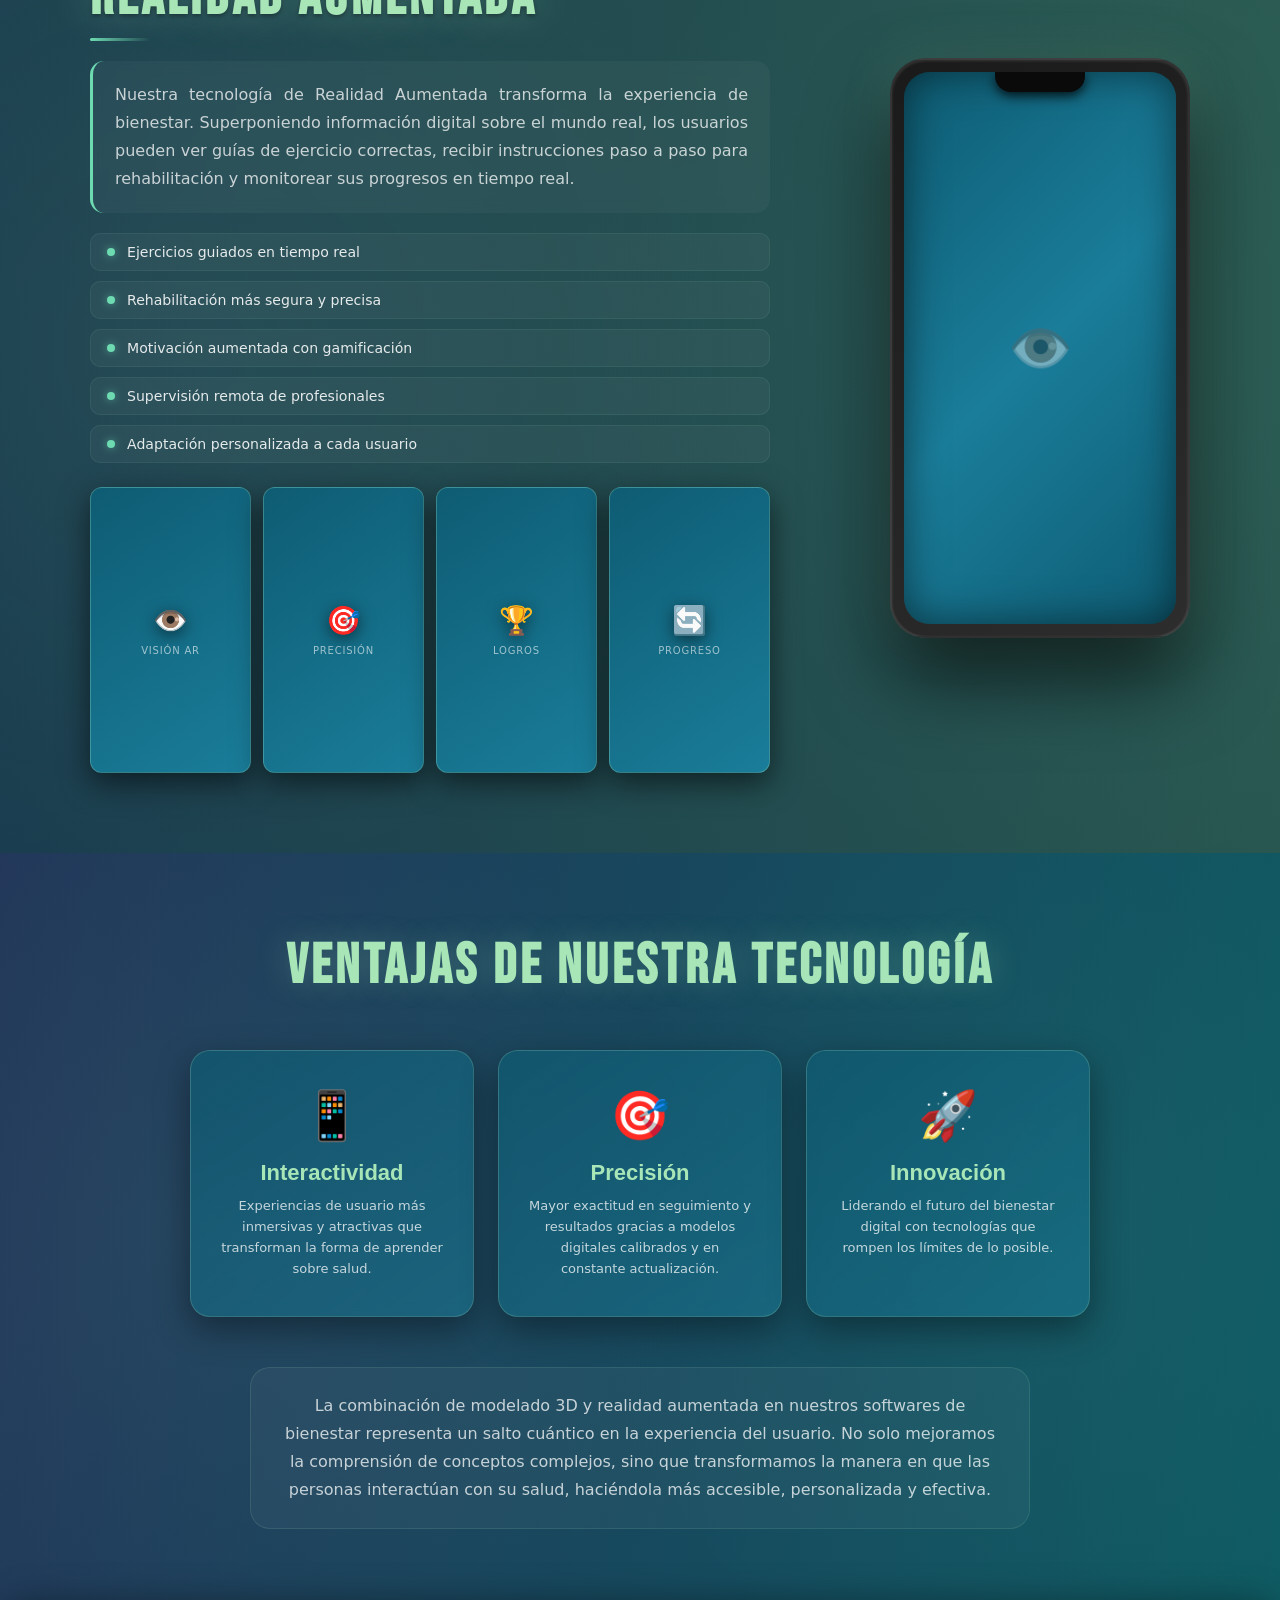
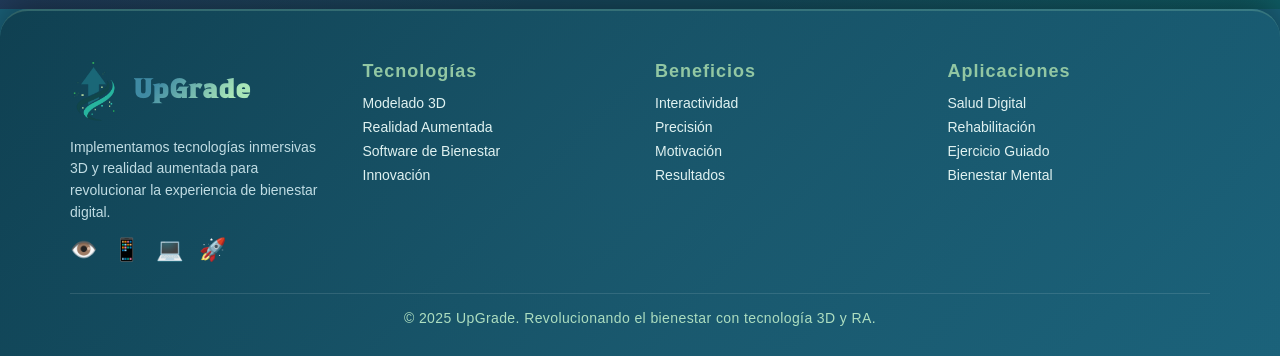
<file: realidad aumentada.html>
<!DOCTYPE html>
<html lang="es">
<head>
    <meta charset="UTF-8">
    <meta name="viewport" content="width=device-width, initial-scale=1.0">
    <title>UpGrade - Tecnología 3D y RA</title>

    <style>
        /* ==================== FUENTES ==================== */
        @font-face { font-family: Gildeon;  src: url(Gildeon.otf); }
        @font-face { font-family: BebasNeue; src: url(BebasNeue-Regular.otf); }
        @font-face { font-family: Nexa;     src: url(Nexa-Heavy.ttf); }

        /* ==================== VARIABLES ==================== */
        :root {
            --c-primary:   #3f8aa3;
            --c-accent:    #A8E6B8;
            --c-accent2:   #92C7A3;
            --c-green:     #6edab1;
            --c-bg:        #1a6179;
            --c-header:    #0f3d50;
            --c-mid:       #0e4a5a;
            --c-text:      #e0f2f1;
            --c-muted:     rgba(255,255,255,0.75);
            --radius:      20px;
            --shadow:      0 20px 60px rgba(0,0,0,0.45);
            --transition:  0.35s cubic-bezier(0.4,0,0.2,1);

            /* Font sizes — controlados por settings */
            --fs-h1: 80px;
            --fs-h2: 56px;
            --fs-h3: 22px;
            --fs-p:  16px;
            --fs-nav:15.5px;
        }

        body.font-small  { --fs-h1:56px; --fs-h2:40px; --fs-h3:17px; --fs-p:13px; --fs-nav:14px; }
        body.font-medium { --fs-h1:80px; --fs-h2:56px; --fs-h3:22px; --fs-p:16px; --fs-nav:17.5px; }
        body.font-large  { --fs-h1:96px; --fs-h2:68px; --fs-h3:27px; --fs-p:19px; --fs-nav:17px; }

        /* ==================== RESET ==================== */
        *, *::before, *::after { box-sizing: border-box; margin: 0; padding: 0; }

        html {
            scroll-behavior: smooth;
            overflow-y: scroll;
            scrollbar-width: none;
        }
        html::-webkit-scrollbar { display: none; }

        body {
            background: var(--c-bg);
            font-family: 'Segoe UI', system-ui, sans-serif;
            color: var(--c-text);
            overflow-x: hidden;
        }

        /* ==================== DARK MODE ==================== */
        body.dark-mode {
            --c-bg:#121212; --c-header:#1a1a1a;
            --c-accent:#cacaca; --c-accent2:#aaa; --c-green:#777;
        }
        body.dark-mode header                 { background:#1a1a1a; }
        body.dark-mode header nav a,
        body.dark-mode .dropdown .dropbtn     { color:#777; }
        body.dark-mode .brand-name            { background:linear-gradient(135deg,#888,#bbb); -webkit-background-clip:text; background-clip:text; }
        body.dark-mode .section-3d            { background:linear-gradient(100deg,#1a2a38,#0e3a40); }
        body.dark-mode .section-ra            { background:linear-gradient(80deg,#162030,#1e3530); }
        body.dark-mode .section-benefits      { background:linear-gradient(100deg,#1a2a38,#0e3a40); }
        /* app section elements */
        body.dark-mode .app-tag               { background:rgba(180,180,180,.07); border-color:rgba(180,180,180,.18); color:#999; }
        body.dark-mode .app-title             { color:#c0c0c0; text-shadow:none; }
        body.dark-mode .app-title::after      { background:linear-gradient(90deg,#555,transparent); }
        body.dark-mode .app-description       { border-left-color:#555; color:rgba(255,255,255,.6); }
        body.dark-mode .benefit-dot           { background:#666; box-shadow:none; }
        body.dark-mode .benefit-item          { border-color:rgba(255,255,255,.05); }
        body.dark-mode .benefit-item:hover    { background:rgba(255,255,255,.05); }
        body.dark-mode .screenshot-card       { background:linear-gradient(145deg,#1e1e1e,#282828); border-color:rgba(255,255,255,.1); }
        body.dark-mode .screenshot-label      { color:rgba(255,255,255,.35); }
        body.dark-mode .benefits-title        { color:#c0c0c0; text-shadow:none; }
        body.dark-mode .benefit-card          { background:linear-gradient(145deg,rgba(28,28,28,.9),rgba(38,38,38,.7)); border-color:rgba(255,255,255,.07); }
        body.dark-mode .benefit-card h3       { color:#aaa; }
        body.dark-mode .benefits-summary      { border-color:rgba(255,255,255,.07); }
        /* settings */
        body.dark-mode .settings-panel        { background:#222; }
        body.dark-mode .settings-group-title  { color:#777; }
        body.dark-mode .settings-option       { background:#2e2e2e; }
        body.dark-mode .settings-option:hover { background:#383838; }
        body.dark-mode .custom-select select  { background:#2e2e2e; color:#e0e0e0; border-color:#444; }
        /* toast */
        body.dark-mode .notification-toast    { background:#222; }
        body.dark-mode .notification-title    { color:#999; }
        body.dark-mode .notification-message  { color:#b0b0b0; }
        /* footer */
        body.dark-mode footer                 { background:linear-gradient(135deg,#0d0d0d,#181818); }
        body.dark-mode .footer-logo span      { background:linear-gradient(135deg,#666,#999); -webkit-background-clip:text; background-clip:text; }
        body.dark-mode .footer-column h4      { color:#777; }
        body.dark-mode .footer-column ul li a { color:#666; }
        body.dark-mode .footer-bottom         { color:#555; }

        /* ==================== HEADER ==================== */
        header {
            display: flex;
            justify-content: space-between;
            align-items: center;
            padding: 10px 40px;
            background: var(--c-header);
            box-shadow: 0 2px 12px rgba(0,0,0,0.25);
            position: sticky;
            top: 0;
            z-index: 900;
        }

        .logo-container { display:flex; align-items:center; gap:12px; flex-shrink:0; }
        .logo-container a { text-decoration:none; }
        header img { width:58px; height:75px; object-fit:contain; }

        .brand-name {
            font-family: Gildeon, sans-serif;
            font-size: 34px;
            background: linear-gradient(135deg,#3f8aa3 20%,#A8E6B8 55%,#8fc5d0 100%);
            -webkit-background-clip: text;
            -webkit-text-fill-color: transparent;
            background-clip: text;
            letter-spacing: 2px;
            font-weight: bold;
            position: relative;
        }
        .brand-name::after {
            content:'';
            position:absolute; bottom:-4px; left:0;
            width:100%; height:2px;
            background: linear-gradient(30deg,transparent,#00BCD4,transparent);
            animation: glow 2s ease-in-out infinite;
        }
        @keyframes glow {
            0%,100% { opacity:.5; filter:blur(1px); }
            50%      { opacity:1; filter:blur(0); }
        }

        header nav {
            display:flex; align-items:center; gap:30px;
            position:absolute; left:50%; transform:translateX(-50%);
        }
        header nav a, .dropdown .dropbtn {
            text-decoration:none; color:var(--c-primary);
            font-weight:500; font-size:var(--fs-nav);
            font-family:'Segoe UI',sans-serif;
            transition:color var(--transition);
            position:relative; cursor:pointer;
        }
        header nav a::after, .dropdown .dropbtn::after {
            content:''; position:absolute; bottom:-4px; left:0;
            width:0; height:2px; background:var(--c-primary);
            transition:width var(--transition);
        }
        header nav a:hover, .dropdown:hover .dropbtn { color:var(--c-accent2); }
        header nav a:hover::after, .dropdown:hover .dropbtn::after { width:100%; }

        .dropdown { position:relative; display:inline-block; }
        .dropdown-content {
            display:none; position:absolute;
            top:calc(100% + 10px); left:0;
            background:#0a2f3d; width:max-content; min-width:100%;
            box-shadow:0 8px 25px rgba(0,0,0,0.35);
            border-radius:10px; z-index:1000;
            padding:8px 0; border:1px solid rgba(63,138,163,0.3);
            animation:slideDown .25s ease both;
        }
        @keyframes slideDown { from{opacity:0;transform:translateY(-8px)} to{opacity:1;transform:none} }
        .dropdown-content a {
            color:var(--c-accent); padding:11px 20px; display:block;
            font-size:14px; white-space:nowrap; transition:all .2s ease;
            border-left:3px solid transparent; text-decoration:none;
        }
        .dropdown-content a:hover { background:rgba(63,138,163,.2); color:var(--c-accent2); border-left-color:var(--c-accent2); padding-left:26px; }
        .dropdown:hover .dropdown-content { display:block; }

        .settings-btn-menu {
            background:transparent; border:none; cursor:pointer;
            width:42px; height:42px; border-radius:50%;
            display:flex; align-items:center; justify-content:center;
            font-size:22px; transition:transform .3s ease; flex-shrink:0;
        }
        .settings-btn-menu:hover { transform:scale(1.1) rotate(90deg); }

        /* ==================== HERO BANNER ==================== */
        .hero {
            width:100%; height:280px;
            background: linear-gradient(100deg,#1b5a72 0%,#256377 50%,#1b5a72 100%);
            display:flex; align-items:center; justify-content:center;
            position:relative; overflow:hidden;
        }
        .hero::before {
            content:'';
            position:absolute; inset:0;
            background:
                radial-gradient(circle at 20% 50%, rgba(168,230,184,.08) 0%, transparent 50%),
                radial-gradient(circle at 80% 50%, rgba(107,197,184,.08) 0%, transparent 50%);
        }
        .deco {
            position:absolute; border-radius:50%;
            background:linear-gradient(135deg,#3f8aa3,#92C7A3);
            opacity:.18; pointer-events:none;
        }
        .deco-1 { width:280px; height:280px; top:-140px; left:-140px; animation:floatDeco 6s ease-in-out infinite; }
        .deco-2 { width:200px; height:200px; bottom:-100px; right:-100px; animation:floatDeco 8s ease-in-out infinite reverse; }
        @keyframes floatDeco {
            0%,100% { transform:translateY(0) scale(1); }
            50%      { transform:translateY(-25px) scale(1.08); }
        }
        .particle-dot {
            position:absolute; border-radius:50%;
            background:radial-gradient(circle,#A8E6B8,#6edab1);
            box-shadow:0 0 15px rgba(168,230,184,.7);
            animation:particleFloat 8s ease-in-out infinite;
            pointer-events:none; z-index:5;
        }
        .p1 { width:12px; height:12px; top:35%; left:15%; animation-delay:3s; }
        .p2 { width:12px; height:12px; top:35%; right:15%; animation-delay:3s; }
        @keyframes particleFloat {
            0%,100% { transform:translateY(0) scale(1); opacity:.6; }
            50%      { transform:translateY(-30px) scale(1.2); opacity:.9; }
        }

        .banner-content { position:relative; z-index:10; text-align:center; line-height:1.1; }
        .banner-question {
            font-family: Gildeon, sans-serif;
            font-size: var(--fs-h1);
            color:#fff;
            text-shadow:1px 1px 20px rgba(226,240,239,.9);
            letter-spacing:-1px;
            animation:fadeInDown .9s ease-out both;
        }
        .banner-subtitle {
            font-family: Gildeon, sans-serif;
            font-size: clamp(32px, 5vw, 62px);
            background:linear-gradient(135deg,#A8E6B8,#92C7A3);
            -webkit-background-clip:text; -webkit-text-fill-color:transparent;
            background-clip:text;
            letter-spacing:2px;
            animation:fadeInUp .9s ease-out .25s both;
        }
        @keyframes fadeInDown { from{opacity:0;transform:translateY(-24px)} to{opacity:1;transform:none} }
        @keyframes fadeInUp   { from{opacity:0;transform:translateY(24px)}  to{opacity:1;transform:none} }

        /* ==================== APP SECTIONS ==================== */
        .app-section {
            padding: 80px 60px;
            position: relative;
            /* SIN overflow:hidden — no corta el contenido */
        }
        .section-3d {
            background: linear-gradient(100deg,#213659 0%,#0e5a62 100%);
        }
        .section-ra {
            background: linear-gradient(80deg,#1a3d4f 0%,#2a5a50 100%);
        }
        .section-benefits {
            background: linear-gradient(100deg,#213659 0%,#0e5a62 100%);
            padding: 80px 60px;
        }

        /* Glow ambient de fondo */
        .app-section::before {
            content:'';
            position:absolute; inset:0; pointer-events:none; z-index:0;
            background:
                radial-gradient(circle at 15% 50%, rgba(168,230,184,.06) 0%, transparent 45%),
                radial-gradient(circle at 85% 50%, rgba(107,197,184,.06) 0%, transparent 45%);
        }

        /* ==================== LAYOUT PRINCIPAL ==================== */
        .content-wrapper {
            display: flex !important;
            flex-direction: row !important;
            align-items: center;
            justify-content: space-between;
            gap: 60px;
            width: 100%;
            max-width: 1100px;
            margin: 0 auto;
            position: relative;
            z-index: 10;
            flex-wrap: nowrap !important;
        }

        /* Reverse para alternar lado del teléfono */
        .content-wrapper.reverse { flex-direction: row-reverse !important; }

        /* ==================== PHONE MOCKUP ==================== */
        .phone-mockup {
            flex: 0 0 300px !important;
            width: 300px !important;
            height: 580px;
            background: linear-gradient(145deg,#1a1a1a,#2d2d2d);
            border-radius: 36px;
            padding: 12px;
            box-shadow:
                0 40px 80px rgba(0,0,0,0.65),
                inset 0 1px 3px rgba(255,255,255,.12),
                0 0 50px rgba(168,230,184,.15);
            border: 2.5px solid rgba(255,255,255,.09);
            position: relative;
            animation: phoneFloat 6s ease-in-out infinite;
            align-self: center;
        }
        @keyframes phoneFloat {
            0%,100% { transform:translateY(0) rotateZ(-1.5deg); }
            50%      { transform:translateY(-14px) rotateZ(1.5deg); }
        }
        .phone-mockup:hover {
            transform:translateY(-16px) rotateY(6deg) !important;
            box-shadow:0 55px 100px rgba(0,0,0,.75), 0 0 60px rgba(168,230,184,.35);
            transition: transform .4s ease, box-shadow .4s ease;
        }
        .phone-screen {
            width:100%; height:100%;
            background:linear-gradient(135deg,#0e5c73,#1a7d9a,#0e5c73);
            border-radius:26px;
            position:relative; overflow:hidden;
            box-shadow:inset 0 0 40px rgba(0,0,0,.5);
            animation:screenGlow 4s ease-in-out infinite;
        }
        @keyframes screenGlow {
            0%,100% { box-shadow:inset 0 0 30px rgba(168,230,184,.25); }
            50%      { box-shadow:inset 0 0 50px rgba(168,230,184,.45); }
        }
        .phone-notch {
            width:90px; height:20px;
            background:#0a0a0a; border-radius:0 0 16px 16px;
            position:absolute; top:0; left:50%; transform:translateX(-50%);
            z-index:20; box-shadow:0 4px 12px rgba(0,0,0,.8);
        }
        /* Ícono central en pantalla */
        .phone-screen-icon {
            position:absolute; top:50%; left:50%;
            transform:translate(-50%,-50%);
            font-size:52px; opacity:.4;
            animation:iconPulse 3s ease-in-out infinite;
        }
        @keyframes iconPulse {
            0%,100% { transform:translate(-50%,-50%) scale(1); opacity:.4; }
            50%      { transform:translate(-50%,-50%) scale(1.12); opacity:.65; }
        }

        /* ==================== APP INFO ==================== */
        .app-info {
            flex: 1 1 0% !important;
            min-width: 0;
            max-width: 680px;
            display: flex;
            flex-direction: column;
            gap: 20px;
        }

        .app-tag {
            display:inline-flex; align-items:center; gap:8px;
            background:rgba(168,230,184,.12);
            border:1px solid rgba(168,230,184,.3);
            border-radius:50px;
            padding:6px 16px;
            font-size:12px; font-weight:600;
            color:var(--c-accent); letter-spacing:1.2px;
            text-transform:uppercase;
            width:fit-content;
        }

        .app-title {
            font-family: BebasNeue, sans-serif;
            font-size: var(--fs-h2);
            font-weight:700;
            letter-spacing: 4px;
            line-height: 1;
            color: var(--c-accent);
            text-shadow:
                0 0 40px rgba(168,230,184,.3),
                0 2px 4px rgba(0,0,0,.4);
            position:relative;
        }
        .app-title::after {
            content:'';
            display:block;
            width:60px; height:3px;
            background:linear-gradient(90deg,var(--c-green),transparent);
            border-radius:2px;
            margin-top:12px;
        }

        .app-description {
            font-size: var(--fs-p);
            font-weight:400; line-height:1.75;
            color:var(--c-muted);
            text-align:justify;
            padding:20px 22px;
            background:rgba(255,255,255,.04);
            border-radius:14px;
            border-left:3px solid var(--c-green);
            backdrop-filter:blur(6px);
        }

        .benefits-list {
            display:flex; flex-direction:column; gap:10px;
        }
        .benefit-item {
            display:flex; align-items:center; gap:12px;
            padding:10px 16px;
            background:rgba(255,255,255,.04);
            border-radius:10px;
            font-size:clamp(13px,1.1vw,15px);
            color:rgba(255,255,255,.88);
            transition:background var(--transition), transform var(--transition);
            border:1px solid rgba(168,230,184,.08);
        }
        .benefit-item:hover { background:rgba(168,230,184,.08); transform:translateX(5px); }
        .benefit-dot {
            width:8px; height:8px; border-radius:50%;
            background:var(--c-green); flex-shrink:0;
            box-shadow:0 0 8px rgba(110,218,177,.6);
        }

        /* ==================== SCREENSHOTS GRID ==================== */
        .screenshots-grid {
            display:grid;
            grid-template-columns:repeat(4,1fr);
            gap:12px;
            margin-top:4px;
        }

        .screenshot-card {
            background:linear-gradient(145deg,#0e5c73,#1a7d9a);
            border-radius:12px;
            aspect-ratio: 9/16;
            display:flex; flex-direction:column;
            align-items:center; justify-content:center; gap:8px;
            box-shadow:0 10px 30px rgba(0,0,0,.55);
            border:1.5px solid rgba(168,230,184,.25);
            cursor:pointer;
            transition:transform .4s cubic-bezier(.175,.885,.32,1.275), box-shadow .4s ease, border-color .4s ease;
            position:relative; overflow:hidden;
        }
        .screenshot-card::before {
            content:''; position:absolute; inset:0;
            background:radial-gradient(circle at 50% 30%, rgba(255,255,255,.18), transparent 65%);
            opacity:0; transition:opacity .4s ease;
            pointer-events:none;
        }
        .screenshot-card:hover { transform:translateY(-10px) scale(1.05); box-shadow:0 20px 50px rgba(0,0,0,.7), 0 0 25px rgba(168,230,184,.4); border-color:rgba(168,230,184,.6); }
        .screenshot-card:hover::before { opacity:1; }
        .screenshot-icon { font-size:28px; filter:drop-shadow(0 4px 8px rgba(0,0,0,.5)); }
        .screenshot-label { font-size:10px; color:rgba(255,255,255,.6); text-transform:uppercase; letter-spacing:.8px; }

        /* ==================== BENEFITS SECTION ==================== */
        .benefits-title {
            font-family: BebasNeue, sans-serif;
            font-size:var(--fs-h2);
            color:var(--c-accent);
            letter-spacing:4px;
            text-align:center;
            margin-bottom:50px;
            text-shadow:0 0 30px rgba(168,230,184,.25);
        }

        .benefits-grid {
            display:grid;
            grid-template-columns:repeat(3,1fr);
            gap:24px;
            max-width:900px;
            margin:0 auto 50px;
        }

        .benefit-card {
            background:linear-gradient(145deg,rgba(14,92,115,.7),rgba(26,125,154,.5));
            border-radius:var(--radius);
            padding:36px 28px;
            text-align:center;
            border:1.5px solid rgba(168,230,184,.2);
            box-shadow:0 12px 35px rgba(0,0,0,.4);
            transition:transform var(--transition), box-shadow var(--transition), border-color var(--transition);
            backdrop-filter:blur(6px);
        }
        .benefit-card:hover { transform:translateY(-10px); box-shadow:0 20px 55px rgba(0,0,0,.55), 0 0 20px rgba(168,230,184,.15); border-color:rgba(168,230,184,.45); }
        .benefit-card-icon { font-size:48px; margin-bottom:16px; display:block; }
        .benefit-card h3 { font-family:'Segoe UI',sans-serif; font-size:var(--fs-h3); color:var(--c-accent); margin-bottom:10px; font-weight:700; }
        .benefit-card p { font-size:clamp(13px,1vw,15px); color:var(--c-muted); line-height:1.6; }

        .benefits-summary {
            max-width:780px; margin:0 auto;
            font-size:var(--fs-p); line-height:1.75;
            color:var(--c-muted); text-align:center;
            padding:24px 28px;
            background:rgba(255,255,255,.04);
            border-radius:var(--radius);
            border:1px solid rgba(168,230,184,.12);
        }

        /* ==================== FOOTER ==================== */
        footer {
            background:linear-gradient(135deg,#0e3e4f,#1a6179);
            color:var(--c-text);
            font-family:'Gill Sans',Calibri,'Trebuchet MS',sans-serif;
            padding:50px 70px 30px;
            display:flex; justify-content:space-between;
            align-items:flex-start; flex-wrap:wrap; gap:30px;
            border-top:2px solid rgba(146,199,163,.25);
            box-shadow:0 -8px 35px rgba(0,0,0,.35);
            border-top-left-radius:28px; border-top-right-radius:28px;
            position:relative; overflow:hidden;
        }
        footer::before {
            content:''; position:absolute; inset:-50%;
            background:radial-gradient(circle at center,rgba(63,138,163,.12),transparent 65%);
            animation:footerGlow 12s ease-in-out infinite alternate;
            pointer-events:none;
        }
        @keyframes footerGlow { from{transform:scale(1);opacity:.7} to{transform:scale(1.2);opacity:.35} }

        .footer-column { flex:1; min-width:200px; z-index:2; }
        .footer-logo { display:flex; align-items:center; gap:14px; margin-bottom:14px; }
        .footer-logo img { width:50px; height:62px; object-fit:contain; }
        .footer-logo span {
            font-family:Gildeon,sans-serif; font-size:30px;
            background:linear-gradient(135deg,#3f8aa3 20%,#A8E6B8 80%);
            -webkit-background-clip:text; -webkit-text-fill-color:transparent;
            background-clip:text; font-weight:bold; letter-spacing:2px;
        }
        .footer-column > p { max-width:280px; line-height:1.55; font-size:14px; color:#c0dce3; }
        .footer-socials { display:flex; gap:16px; margin-top:14px; font-size:22px; }
        .footer-socials span { cursor:default; transition:transform .3s ease; }
        .footer-socials span:hover { transform:scale(1.2); }
        .footer-column h4 { font-size:18px; color:var(--c-accent2); margin-bottom:12px; letter-spacing:1px; }
        .footer-column ul { list-style:none; }
        .footer-column ul li { margin-bottom:6px; }
        .footer-column ul li a { text-decoration:none; color:var(--c-text); font-size:14px; transition:color .3s ease, padding-left .3s ease; }
        .footer-column ul li a:hover { color:var(--c-accent); padding-left:5px; }
        .footer-bottom { width:100%; text-align:center; padding-top:16px; border-top:1px solid rgba(255,255,255,.12); font-size:14px; color:#b8e6c3; letter-spacing:.4px; }

        /* ==================== SETTINGS PANEL ==================== */
        /* ==================== SETTINGS PANEL ==================== */
    .settings-overlay {
        position: fixed; inset: 0;
        background: rgba(0,0,0,.5);
        z-index: 1000; opacity: 0; visibility: hidden;
        transition: all .3s ease;
    }
    .settings-overlay.active { opacity: 1; visibility: visible; }

    .settings-panel {
        background: #f0f0f0;
        position: fixed; top: 0; right: -400px;
        width: 380px; height: 100vh;
        box-shadow: -5px 0 30px rgba(0,0,0,.3);
        z-index: 1001;
        transition: right .4s cubic-bezier(.68,-.55,.265,1.55);
        overflow-y: auto;
        display: flex; flex-direction: column;
    }
    .settings-panel.active { right: 0; }

    .settings-header {
        background: linear-gradient(135deg, #187b77 0%, #0a556a 100%);
        color: #fff; padding: 24px 26px;
        display: flex; justify-content: space-between; align-items: center;
        flex-shrink: 0;
    }
    .settings-header h4 {
        font-family: BebasNeue, 'Bebas Neue', sans-serif;
        font-size: 40px; color: #fff;
        letter-spacing: 1px; margin: 10;
    }
    .settings-close {
        background: rgba(255,255,255,.2); border: none; color: #fff;
        width: 33px; height: 33px; border-radius: 50%;
        cursor: pointer; font-size: 16px;
        display: flex; align-items: center; justify-content: center;
        transition: background .3s ease, transform .3s ease;
    }
    .settings-close:hover { background: rgba(255,255,255,.35); transform: rotate(90deg); }

    .settings-content { padding: 24px 20px; flex: 1; }

    .settings-group {
        margin-bottom: 24px;
        animation: slideIn .45s ease both;
        opacity: 0;
    }
    .settings-group:nth-child(1){animation-delay:.08s}
    .settings-group:nth-child(2){animation-delay:.16s}
    .settings-group:nth-child(3){animation-delay:.24s}
    .settings-group:nth-child(4){animation-delay:.32s}
    @keyframes slideIn { from{opacity:0;transform:translateX(14px)} to{opacity:1;transform:none} }

    .settings-group-title {
        font-family: 'Franklin Gothic Medium', Arial, sans-serif;
        font-size: 11px; font-weight: 700; color: #2D5F5D;
        text-transform: uppercase; letter-spacing: 1.2px;
        margin-bottom: 10px;
        display: flex; align-items: center; gap: 7px;
    }
    .settings-group-icon { font-size: 16px; }

    .settings-option {
        display: flex; justify-content: space-between; align-items: center;
        padding: 12px 14px; background: #f5f7f8;
        border-radius: 11px; margin-bottom: 9px;
        transition: background .2s ease, transform .2s ease;
    }
    .settings-option:hover { background: #eaecee; transform: translateX(4px); }
    .settings-option-label { font-size: 14px; color: #666; font-weight: 500; }

    .toggle-switch {
        position: relative; width: 50px; height: 26px;
        background: #ccc; border-radius: 30px; cursor: pointer;
        transition: background .3s ease;
    }
    .toggle-switch.active { background: #3D9B8F; }
    .toggle-slider {
        position: absolute; top: 3px; left: 3px;
        width: 20px; height: 20px; background: #fff; border-radius: 50%;
        transition: transform .3s ease; box-shadow: 0 2px 5px rgba(0,0,0,.2);
    }
    .toggle-switch.active .toggle-slider { transform: translateX(24px); }

    .custom-select { position: relative; width: 130px; }
    .custom-select select {
        width: 100%; padding: 7px 30px 7px 11px;
        border: 2px solid #ddd; border-radius: 8px;
        font-size: 13px; font-weight: 500; color: #333;
        background: #fff; cursor: pointer;
        transition: border-color .3s ease; appearance: none;
    }
    .custom-select select:hover { border-color: #3D9B8F; }
    .custom-select select:focus { outline: none; border-color: #2D5F5D; box-shadow: 0 0 0 3px rgba(61,155,143,.1); }
    .custom-select::after {
        content: '▼'; position: absolute;
        right: 10px; top: 50%; transform: translateY(-50%);
        pointer-events: none; font-size: 10px; color: #888;
    }
        /* ==================== NOTIFICATION TOAST ==================== */
        .notification-toast {
            position:fixed; bottom:28px; left:28px; max-width:340px;
            background:#fff; border-radius:14px;
            box-shadow:0 8px 30px rgba(0,0,0,.18);
            padding:18px 18px 18px 16px;
            display:flex; align-items:flex-start; gap:14px;
            z-index:999;
            transform:translateX(-400px); opacity:0;
            transition:transform .45s cubic-bezier(.68,-.55,.265,1.55), opacity .45s ease;
            border-left:4px solid #3D9B8F;
        }
        .notification-toast.show { transform:none; opacity:1; }
        .notification-icon { width:40px; height:40px; background:linear-gradient(135deg,#3D9B8F,#6BC5B8); border-radius:50%; display:flex; align-items:center; justify-content:center; font-size:20px; flex-shrink:0; }
        .notification-content { flex:1; }
        .notification-title { font-size:14px; font-weight:700; color:#2D5F5D; margin-bottom:3px; }
        .notification-message { font-size:13px; color:#666; line-height:1.4; }
        .notification-close { background:transparent; border:none; color:#aaa; cursor:pointer; font-size:17px; width:22px; height:22px; display:flex; align-items:center; justify-content:center; border-radius:50%; transition:all .2s ease; flex-shrink:0; }
        .notification-close:hover { background:#f0f0f0; color:#333; }

        /* ==================== RESPONSIVE ==================== */
        @media (max-width: 1100px) {
            .app-section { padding:70px 40px; }
            .content-wrapper { gap:45px; }
        }
        @media (max-width: 700px) {
            .content-wrapper,
            .content-wrapper.reverse {
                flex-direction: column !important;
                align-items: center;
                gap: 40px;
            }
            .phone-mockup { flex: 0 0 160px !important; width:160px !important; height:320px; }
            .screenshots-grid { grid-template-columns:repeat(2,1fr); }
        }
        @media (max-width: 768px) {
            header { flex-wrap:wrap; position:relative; }
            header nav { position:static; transform:none; width:100%; justify-content:center; margin-top:12px; flex-wrap:wrap; gap:16px; }
            .settings-btn-menu { position:absolute; right:16px; top:16px; }
            .settings-panel { width:100%; right:-100%; }
            .notification-toast { left:14px; right:14px; max-width:none; }
            .benefits-grid { grid-template-columns:1fr; max-width:400px; }
            .app-section { padding:50px 24px; }
            .hero { height:220px; }
            footer { padding:40px 28px 24px; }
        }
    </style>
</head>
<body>

    <!-- ==================== HEADER ==================== -->
    <header>
        <div class="logo-container">
            <img src="Assets/Icono-empresa-Png.png" alt="Logo UpGrade">
            <a href="Inicio-UP.html"><span class="brand-name">UpGrade</span></a>
        </div>

        <nav aria-label="Navegación principal">
            <a href="Inicio-UP.html"      data-es="Inicio"      data-en="Home">Inicio</a>
            <a href="Servicios.html"      data-es="Servicios"   data-en="Services">Servicios</a>
            <a href="Artículos.html"      data-es="Artículos"   data-en="Articles">Artículos</a>
            <div class="dropdown">
                <a href="Corporacion.html" class="dropbtn" data-es="Corporación" data-en="Corporation">Corporación</a>
                <div class="dropdown-content">
                    <a href="normas-politicas.html" data-es="Normas y Políticas de la Empresa" data-en="Company Rules and Policies">Normas y Políticas de la Empresa</a>
                </div>
            </div>
            <a href="realidad aumentada.html" data-es="Modelaje 3D"  data-en="3D Model">Modelaje 3D</a>
            <a href="Ayuda.html"              data-es="Inquietudes"  data-en="Help">Inquietudes</a>
        </nav>

        <button class="settings-btn-menu" id="settingsBtn" aria-label="Abrir configuración">⚙️</button>
    </header>

    <!-- ==================== HERO ==================== -->
    <div class="hero">
        <div class="deco deco-1"></div>
        <div class="deco deco-2"></div>
        <div class="particle-dot p1"></div>
        <div class="particle-dot p2"></div>
        <div class="banner-content">
            <div class="banner-question" data-es="Tecnología Inmersiva" data-en="Immersive Technology">Tecnología Inmersiva</div>
            <div class="banner-subtitle" data-es="3D & Realidad Aumentada" data-en="3D & Augmented Reality">3D & Realidad Aumentada</div>
        </div>
    </div>

    <!-- ==================== SECCIÓN VISIÓN 3D ==================== -->
    <section class="app-section section-3d">
        <div class="content-wrapper">

            <!-- TELÉFONO izquierda -->
            <div class="phone-mockup">
                <div class="phone-screen">
                    <div class="phone-notch"></div>
                    <div class="phone-screen-icon">🔬</div>
                </div>
            </div>

            <!-- INFO derecha -->
            <div class="app-info">
                <span class="app-tag">✦ &nbsp;Modelado Tridimensional</span>

                <h2 class="app-title" data-es="VISIÓN 3D" data-en="3D VISION">VISIÓN 3D</h2>

                <p class="app-description"
                   data-es="Hemos implementado tecnología de modelado tridimensional en todos nuestros software de bienestar. Esta innovación permite visualizar procesos fisiológicos, estructuras anatómicas y rutinas de ejercicio con un realismo sin precedentes. Los usuarios ahora pueden explorar modelos 3D interactivos del cuerpo humano, entender su funcionamiento y seguir planes de recuperación con mayor claridad y precisión."
                   data-en="We have implemented 3D modeling technology in all our wellness software. This innovation allows visualizing physiological processes, anatomical structures and exercise routines with unprecedented realism. Users can now explore interactive 3D models of the human body, understand its functioning and follow recovery plans with greater clarity and precision.">
                    Hemos implementado tecnología de modelado tridimensional en todos nuestros software de bienestar. Esta innovación permite visualizar procesos fisiológicos, estructuras anatómicas y rutinas de ejercicio con un realismo sin precedentes.
                </p>

                <div class="benefits-list">
                    <div class="benefit-item"><div class="benefit-dot"></div><span data-es="Mayor comprensión de procesos de salud" data-en="Better understanding of health processes">Mayor comprensión de procesos de salud</span></div>
                    <div class="benefit-item"><div class="benefit-dot"></div><span data-es="Visualización detallada de anatomía" data-en="Detailed anatomy visualization">Visualización detallada de anatomía</span></div>
                    <div class="benefit-item"><div class="benefit-dot"></div><span data-es="Rutinas de ejercicio más efectivas" data-en="More effective exercise routines">Rutinas de ejercicio más efectivas</span></div>
                    <div class="benefit-item"><div class="benefit-dot"></div><span data-es="Seguimiento preciso de progreso" data-en="Precise progress tracking">Seguimiento preciso de progreso</span></div>
                    <div class="benefit-item"><div class="benefit-dot"></div><span data-es="Reducción de errores en interpretación" data-en="Reduced interpretation errors">Reducción de errores en interpretación</span></div>
                </div>

                <div class="screenshots-grid">
                    <div class="screenshot-card"><div class="screenshot-icon">🔬</div><div class="screenshot-label" data-es="Anatomía" data-en="Anatomy">Anatomía</div></div>
                    <div class="screenshot-card"><div class="screenshot-icon">💪</div><div class="screenshot-label" data-es="Músculo" data-en="Muscle">Músculo</div></div>
                    <div class="screenshot-card"><div class="screenshot-icon">🏃</div><div class="screenshot-label" data-es="Rutina" data-en="Routine">Rutina</div></div>
                    <div class="screenshot-card"><div class="screenshot-icon">📈</div><div class="screenshot-label" data-es="Progreso" data-en="Progress">Progreso</div></div>
                </div>
            </div>

        </div>
    </section>

    <!-- ==================== SECCIÓN REALIDAD AUMENTADA ==================== -->
    <section class="app-section section-ra">
        <div class="content-wrapper reverse">

            <!-- TELÉFONO derecha (por el reverse) -->
            <div class="phone-mockup">
                <div class="phone-screen">
                    <div class="phone-notch"></div>
                    <div class="phone-screen-icon">👁️</div>
                </div>
            </div>

            <!-- INFO izquierda -->
            <div class="app-info">
                <span class="app-tag">✦ &nbsp;Realidad Aumentada</span>

                <h2 class="app-title" data-es="REALIDAD AUMENTADA" data-en="AUGMENTED REALITY">REALIDAD AUMENTADA</h2>

                <p class="app-description"
                   data-es="Nuestra tecnología de Realidad Aumentada transforma la experiencia de bienestar. Superponiendo información digital sobre el mundo real, los usuarios pueden ver guías de ejercicio correctas, recibir instrucciones paso a paso para rehabilitación y monitorear sus progresos en tiempo real."
                   data-en="Our Augmented Reality technology transforms the wellness experience. By overlaying digital information on the real world, users can see correct exercise guides, receive step-by-step rehabilitation instructions and monitor their progress in real time.">
                    Nuestra tecnología de Realidad Aumentada transforma la experiencia de bienestar. Superponiendo información digital sobre el mundo real, los usuarios pueden ver guías de ejercicio correctas, recibir instrucciones paso a paso para rehabilitación y monitorear sus progresos en tiempo real.
                </p>

                <div class="benefits-list">
                    <div class="benefit-item"><div class="benefit-dot"></div><span data-es="Ejercicios guiados en tiempo real" data-en="Real-time guided exercises">Ejercicios guiados en tiempo real</span></div>
                    <div class="benefit-item"><div class="benefit-dot"></div><span data-es="Rehabilitación más segura y precisa" data-en="Safer and more precise rehabilitation">Rehabilitación más segura y precisa</span></div>
                    <div class="benefit-item"><div class="benefit-dot"></div><span data-es="Motivación aumentada con gamificación" data-en="Increased motivation with gamification">Motivación aumentada con gamificación</span></div>
                    <div class="benefit-item"><div class="benefit-dot"></div><span data-es="Supervisión remota de profesionales" data-en="Remote professional supervision">Supervisión remota de profesionales</span></div>
                    <div class="benefit-item"><div class="benefit-dot"></div><span data-es="Adaptación personalizada a cada usuario" data-en="Personalized adaptation for each user">Adaptación personalizada a cada usuario</span></div>
                </div>

                <div class="screenshots-grid">
                    <div class="screenshot-card"><div class="screenshot-icon">👁️</div><div class="screenshot-label" data-es="Visión AR" data-en="AR Vision">Visión AR</div></div>
                    <div class="screenshot-card"><div class="screenshot-icon">🎯</div><div class="screenshot-label" data-es="Precisión" data-en="Precision">Precisión</div></div>
                    <div class="screenshot-card"><div class="screenshot-icon">🏆</div><div class="screenshot-label" data-es="Logros" data-en="Achievements">Logros</div></div>
                    <div class="screenshot-card"><div class="screenshot-icon">🔄</div><div class="screenshot-label" data-es="Progreso" data-en="Progress">Progreso</div></div>
                </div>
            </div>

        </div>
    </section>

    <!-- ==================== SECCIÓN BENEFICIOS ==================== -->
    <section class="app-section section-benefits">
        <h2 class="benefits-title" data-es="VENTAJAS DE NUESTRA TECNOLOGÍA" data-en="ADVANTAGES OF OUR TECHNOLOGY">VENTAJAS DE NUESTRA TECNOLOGÍA</h2>

        <div class="benefits-grid">
            <div class="benefit-card">
                <span class="benefit-card-icon">📱</span>
                <h3 data-es="Interactividad" data-en="Interactivity">Interactividad</h3>
                <p data-es="Experiencias de usuario más inmersivas y atractivas que transforman la forma de aprender sobre salud." data-en="More immersive and engaging user experiences that transform the way people learn about health.">Experiencias de usuario más inmersivas y atractivas que transforman la forma de aprender sobre salud.</p>
            </div>
            <div class="benefit-card">
                <span class="benefit-card-icon">🎯</span>
                <h3 data-es="Precisión" data-en="Precision">Precisión</h3>
                <p data-es="Mayor exactitud en seguimiento y resultados gracias a modelos digitales calibrados y en constante actualización." data-en="Greater accuracy in tracking and results thanks to calibrated and constantly updated digital models.">Mayor exactitud en seguimiento y resultados gracias a modelos digitales calibrados y en constante actualización.</p>
            </div>
            <div class="benefit-card">
                <span class="benefit-card-icon">🚀</span>
                <h3 data-es="Innovación" data-en="Innovation">Innovación</h3>
                <p data-es="Liderando el futuro del bienestar digital con tecnologías que rompen los límites de lo posible." data-en="Leading the future of digital wellness with technologies that push the boundaries of what's possible.">Liderando el futuro del bienestar digital con tecnologías que rompen los límites de lo posible.</p>
            </div>
        </div>

        <p class="benefits-summary"
           data-es="La combinación de modelado 3D y realidad aumentada en nuestros softwares de bienestar representa un salto cuántico en la experiencia del usuario. No solo mejoramos la comprensión de conceptos complejos, sino que transformamos la manera en que las personas interactúan con su salud, haciéndola más accesible, personalizada y efectiva."
           data-en="The combination of 3D modeling and augmented reality in our wellness software represents a quantum leap in user experience. We not only improve the understanding of complex concepts, but transform how people interact with their health, making it more accessible, personalized and effective.">
            La combinación de modelado 3D y realidad aumentada en nuestros softwares de bienestar representa un salto cuántico en la experiencia del usuario. No solo mejoramos la comprensión de conceptos complejos, sino que transformamos la manera en que las personas interactúan con su salud.
        </p>
    </section>

    <!-- ==================== FOOTER ==================== -->
    <footer>
        <div class="footer-column">
            <div class="footer-logo">
                <img src="Assets/Icono-empresa-Png.png" alt="Logo">
                <span>UpGrade</span>
            </div>
            <p data-es="Implementamos tecnologías inmersivas 3D y realidad aumentada para revolucionar la experiencia de bienestar digital."
               data-en="We implement immersive 3D and augmented reality technologies to revolutionize the digital wellness experience.">
                Implementamos tecnologías inmersivas 3D y realidad aumentada para revolucionar la experiencia de bienestar digital.
            </p>
            <div class="footer-socials">
                <span title="AR">👁️</span><span title="Mobile">📱</span><span title="Tech">💻</span><span title="Launch">🚀</span>
            </div>
        </div>
        <div class="footer-column">
            <h4 data-es="Tecnologías" data-en="Technologies">Tecnologías</h4>
            <ul>
                <li><a href="#" data-es="Modelado 3D"       data-en="3D Modeling">Modelado 3D</a></li>
                <li><a href="#" data-es="Realidad Aumentada" data-en="Augmented Reality">Realidad Aumentada</a></li>
                <li><a href="#" data-es="Software de Bienestar" data-en="Wellness Software">Software de Bienestar</a></li>
                <li><a href="#" data-es="Innovación"        data-en="Innovation">Innovación</a></li>
            </ul>
        </div>
        <div class="footer-column">
            <h4 data-es="Beneficios" data-en="Benefits">Beneficios</h4>
            <ul>
                <li><a href="#" data-es="Interactividad" data-en="Interactivity">Interactividad</a></li>
                <li><a href="#" data-es="Precisión"      data-en="Precision">Precisión</a></li>
                <li><a href="#" data-es="Motivación"     data-en="Motivation">Motivación</a></li>
                <li><a href="#" data-es="Resultados"     data-en="Results">Resultados</a></li>
            </ul>
        </div>
        <div class="footer-column">
            <h4 data-es="Aplicaciones" data-en="Applications">Aplicaciones</h4>
            <ul>
                <li><a href="#" data-es="Salud Digital"    data-en="Digital Health">Salud Digital</a></li>
                <li><a href="#" data-es="Rehabilitación"   data-en="Rehabilitation">Rehabilitación</a></li>
                <li><a href="#" data-es="Ejercicio Guiado" data-en="Guided Exercise">Ejercicio Guiado</a></li>
                <li><a href="#" data-es="Bienestar Mental" data-en="Mental Wellness">Bienestar Mental</a></li>
            </ul>
        </div>
        <div class="footer-bottom"
             data-es="© 2025 UpGrade. Revolucionando el bienestar con tecnología 3D y RA."
             data-en="© 2025 UpGrade. Revolutionizing wellness with 3D and AR technology.">
            © 2025 UpGrade. Revolucionando el bienestar con tecnología 3D y RA.
        </div>
    </footer>

    <!-- ==================== SETTINGS PANEL ==================== -->
    <div class="settings-overlay" id="settingsOverlay"></div>
    <div class="settings-panel" id="settingsPanel" role="dialog" aria-label="Panel de configuración">
        <div class="settings-header">
            <h4><span data-es="Configuración" data-en="Settings">Configuración</span></h4>
            <button class="settings-close" id="settingsCloseBtn" aria-label="Cerrar">✕</button>
        </div>
        <div class="settings-content">
            <div class="settings-group">
                <div class="settings-group-title"><span class="settings-group-icon">🌙</span><span data-es="Apariencia" data-en="Appearance">Apariencia</span></div>
                <div class="settings-option">
                    <span class="settings-option-label" data-es="Modo Oscuro" data-en="Dark Mode">Modo Oscuro</span>
                    <div class="toggle-switch" id="darkModeToggle" role="switch" aria-checked="false"><div class="toggle-slider"></div></div>
                </div>
            </div>
            <div class="settings-group">
                <div class="settings-group-title"><span class="settings-group-icon">🔤</span><span data-es="Tamaño de Letra" data-en="Font Size">Tamaño de Letra</span></div>
                <div class="settings-option">
                    <span class="settings-option-label" data-es="Tamaño" data-en="Size">Tamaño</span>
                    <div class="custom-select">
                        <select id="fontSizeSelect">
                            <option value="small"  data-es="Pequeño" data-en="Small">Pequeño</option>
                            <option value="medium" selected data-es="Mediano" data-en="Medium">Mediano</option>
                            <option value="large"  data-es="Grande"  data-en="Large">Grande</option>
                        </select>
                    </div>
                </div>
            </div>
            <div class="settings-group">
                <div class="settings-group-title"><span class="settings-group-icon">🌐</span><span data-es="Idioma" data-en="Language">Idioma</span></div>
                <div class="settings-option">
                    <span class="settings-option-label" data-es="Seleccionar idioma" data-en="Select language">Seleccionar idioma</span>
                    <div class="custom-select">
                        <select id="languageSelect">
                            <option value="es">🇪🇸 Español</option>
                            <option value="en">🇺🇸 English</option>
                        </select>
                    </div>
                </div>
            </div>
            <div class="settings-group">
                <div class="settings-group-title"><span class="settings-group-icon">🔔</span><span data-es="Notificaciones" data-en="Notifications">Notificaciones</span></div>
                <div class="settings-option">
                    <span class="settings-option-label" data-es="Activar notificaciones" data-en="Enable notifications">Activar notificaciones</span>
                    <div class="toggle-switch active" id="notificationsToggle" role="switch" aria-checked="true"><div class="toggle-slider"></div></div>
                </div>
            </div>
        </div>
    </div>

    <!-- ==================== NOTIFICATION TOAST ==================== -->
    <div class="notification-toast" id="notificationToast" role="status" aria-live="polite">
        <div class="notification-icon">👁️</div>
        <div class="notification-content">
            <div class="notification-title">¡Nueva Tecnología!</div>
            <div class="notification-message" data-es="Explora nuestras innovaciones 3D y RA" data-en="Explore our 3D and AR innovations">Explora nuestras innovaciones 3D y RA</div>
        </div>
        <button class="notification-close" id="notificationClose" aria-label="Cerrar">✕</button>
    </div>

    <!-- ==================== JAVASCRIPT ==================== -->
    <script>
    /* ---------- Settings ---------- */
    function initSettings() {
        const btn     = document.getElementById('settingsBtn');
        const panel   = document.getElementById('settingsPanel');
        const overlay = document.getElementById('settingsOverlay');
        const closeB  = document.getElementById('settingsCloseBtn');
        const darkT   = document.getElementById('darkModeToggle');
        const fontS   = document.getElementById('fontSizeSelect');
        const langS   = document.getElementById('languageSelect');
        const notifT  = document.getElementById('notificationsToggle');

        loadSettings();

        btn.addEventListener('click',    () => { panel.classList.add('active'); overlay.classList.add('active'); });
        closeB.addEventListener('click', closePanel);
        overlay.addEventListener('click',closePanel);

        function closePanel() { panel.classList.remove('active'); overlay.classList.remove('active'); }

        darkT.addEventListener('click', () => {
            const on = darkT.classList.toggle('active');
            darkT.setAttribute('aria-checked', on);
            document.body.classList.toggle('dark-mode', on);
            localStorage.setItem('darkMode', on);
        });

        fontS.addEventListener('change', e => {
            document.body.classList.remove('font-small','font-medium','font-large');
            document.body.classList.add('font-' + e.target.value);
            localStorage.setItem('fontSize', e.target.value);
        });

        langS.addEventListener('change', e => {
            applyLang(e.target.value);
            localStorage.setItem('language', e.target.value);
        });

        notifT.addEventListener('click', () => {
            const on = notifT.classList.toggle('active');
            notifT.setAttribute('aria-checked', on);
            localStorage.setItem('notifications', on);
            on ? startNotifs() : stopNotifs();
        });

        document.getElementById('notificationClose').addEventListener('click', hideNotif);
    }

    function loadSettings() {
        if (localStorage.getItem('darkMode') === 'true') {
            document.body.classList.add('dark-mode');
            const t = document.getElementById('darkModeToggle');
            t.classList.add('active'); t.setAttribute('aria-checked','true');
        }
        const fs = localStorage.getItem('fontSize') || 'medium';
        document.body.classList.add('font-' + fs);
        document.getElementById('fontSizeSelect').value = fs;

        const lang = localStorage.getItem('language') || 'es';
        document.getElementById('languageSelect').value = lang;
        applyLang(lang);

        const notifOn = localStorage.getItem('notifications') !== 'false';
        const nt = document.getElementById('notificationsToggle');
        if (notifOn) { nt.classList.add('active'); nt.setAttribute('aria-checked','true'); startNotifs(); }
        else          { nt.classList.remove('active'); nt.setAttribute('aria-checked','false'); }
    }

    function applyLang(lang) {
        document.querySelectorAll('[data-es][data-en]').forEach(el => {
            el.innerHTML = el.getAttribute('data-' + lang);
        });
        document.querySelectorAll('#fontSizeSelect option').forEach(opt => {
            if (opt.hasAttribute('data-' + lang)) opt.textContent = opt.getAttribute('data-' + lang);
        });
    }

    /* ---------- Notifications ---------- */
    let notifInterval;
    const NOTIFS = {
        es: [
            { icon:'👁️', title:'¡Visión 3D Activada!', message:'Explora modelos anatómicos en 3D interactivos' },
            { icon:'🎯', title:'RA en Acción', message:'Ejercicios guiados con realidad aumentada disponibles' },
            { icon:'💪', title:'Entrenamiento Inteligente', message:'Nuestro software 3D mejora tu técnica de ejercicio' },
            { icon:'🏃', title:'Progreso Visual', message:'Mira tu evolución con nuestros modelos 3D' },
            { icon:'🌟', title:'Innovación Constante', message:'Seguimos implementando nuevas tecnologías para tu bienestar' }
        ],
        en: [
            { icon:'👁️', title:'3D Vision Activated!', message:'Explore interactive 3D anatomical models' },
            { icon:'🎯', title:'AR in Action', message:'Guided exercises with augmented reality available' },
            { icon:'💪', title:'Smart Training', message:'Our 3D software improves your exercise technique' },
            { icon:'🏃', title:'Visual Progress', message:'See your evolution with our 3D models' },
            { icon:'🌟', title:'Constant Innovation', message:'We continue implementing new technologies for your wellbeing' }
        ]
    };

    function showNotif() {
        if (!document.getElementById('notificationsToggle').classList.contains('active')) return;
        const lang = localStorage.getItem('language') || 'es';
        const n = NOTIFS[lang][Math.floor(Math.random() * NOTIFS[lang].length)];
        const toast = document.getElementById('notificationToast');
        toast.querySelector('.notification-icon').textContent    = n.icon;
        toast.querySelector('.notification-title').textContent   = n.title;
        toast.querySelector('.notification-message').textContent = n.message;
        toast.classList.add('show');
        setTimeout(hideNotif, 5000);
    }
    function hideNotif()   { document.getElementById('notificationToast').classList.remove('show'); }
    function startNotifs() { clearInterval(notifInterval); setTimeout(showNotif,5000); notifInterval = setInterval(showNotif,120000); }
    function stopNotifs()  { clearInterval(notifInterval); notifInterval = null; hideNotif(); }

    /* ---------- Keyboard ---------- */
    document.addEventListener('keydown', e => {
        const p = document.getElementById('settingsPanel');
        if (e.key === 'Escape' && p.classList.contains('active')) {
            p.classList.remove('active');
            document.getElementById('settingsOverlay').classList.remove('active');
        }
        if ((e.ctrlKey || e.metaKey) && e.key === 'k') {
            e.preventDefault();
            p.classList.add('active');
            document.getElementById('settingsOverlay').classList.add('active');
        }
    });

    /* ---------- Screenshot card 3D effect ---------- */
    document.querySelectorAll('.screenshot-card').forEach(card => {
        card.addEventListener('mousemove', function(e) {
            const r = this.getBoundingClientRect();
            const x = e.clientX - r.left, y = e.clientY - r.top;
            const rx = (y - r.height/2) / 10;
            const ry = (r.width/2  - x) / 10;
            this.style.transform = `translateY(-10px) scale(1.05) rotateX(${rx}deg) rotateY(${ry}deg)`;
        });
        card.addEventListener('mouseleave', function() {
            this.style.transform = '';
        });
    });

    /* ---------- Init ---------- */
    initSettings();
    </script>

</body>
</html>
</file>
<file: Estilo-Index.css>
@font-face {
            font-family: Gildeon;
            src: url(Gildeon.otf);
        }

        @font-face {
            font-family: Absender;
            src: url(absender1.ttf);
        }

        @font-face {
            font-family: Nexa;
            src: url(Nexa-Heavy.ttf);
        }

        @font-face {
            font-family: BebasNeue;
            src: url(BebasNeue-Regular.otf);
        }


/* Estilos base para elementos que aparecerán con scroll */
.scroll-animate {
    opacity: 0;
    transform: translateY(50px);
    transition: all 0.8s ease-out;
}

.scroll-animate.show {
    opacity: 1;
    transform: translateY(0);
}

/* Variantes de animaciones */
.scroll-fade-left {
    opacity: 0;
    transform: translateX(-80px);
    transition: all 0.8s ease-out;
}

.scroll-fade-left.show {
    opacity: 1;
    transform: translateX(0);
}

.scroll-fade-right {
    opacity: 0;
    transform: translateX(80px);
    transition: all 0.8s ease-out;
}

.scroll-fade-right.show {
    opacity: 1;
    transform: translateX(0);
}

.scroll-scale {
    opacity: 0;
    transform: scale(0.8);
    transition: all 0.8s ease-out;
}

.scroll-scale.show {
    opacity: 1;
    transform: scale(1);
}

/* Para las cards del carousel */
.card {
    opacity: 0;
    transform: translateY(50px);
    transition: all 0.6s ease-out;
}

.card.show {
    opacity: 1;
    transform: translateY(0);
}

/* Delays escalonados para las cards */
.card:nth-child(1) { transition-delay: 0.1s; }
.card:nth-child(2) { transition-delay: 0.2s; }
.card:nth-child(3) { transition-delay: 0.3s; }

/* Para las about-cards */
.about-card {
    background: rgba(14, 62, 79, 0.6);
    backdrop-filter: blur(10px);
    border: 1px solid rgba(146, 199, 163, 0.2);
    border-radius: 25px;
    box-shadow: 0 10px 30px rgba(0,0,0,0.3);
    width: 320px;
    transition: all 0.4s ease;
    overflow: hidden;
    cursor: pointer;
    opacity: 0;
    transform: translateY(50px);
}

.about-card.show {
    opacity: 1;
    transform: translateY(0);
}

.about-card:nth-child(1) { transition-delay: 0.1s; }
.about-card:nth-child(2) { transition-delay: 0.2s; }
.about-card:nth-child(3) { transition-delay: 0.3s; }

/* Para las secciones de descarga */
.download-section {
    opacity: 0;
    transform: translateY(50px);
    transition: all 0.8s ease-out;
}

.download-section.show {
    opacity: 1;
    transform: translateY(0);
}
 :root {
            --c-primary:   #3f8aa3;
            --c-accent:    #A8E6B8;
            --c-accent2:   #92C7A3;
            --c-green:     #6edab1;
            --c-bg:        #1a6179;
            --c-header:    #0f3d50;
            --c-mid:       #0e4a5a;
            --c-text:      #e0f2f1;
            --c-muted:     rgba(255,255,255,0.75);
            --radius:      20px;
            --shadow:      0 20px 60px rgba(0,0,0,0.45);
            --transition:  0.35s cubic-bezier(0.4,0,0.2,1);

            /* Font sizes — controlados por settings */
            --fs-h1: 80px;
            --fs-h2: 56px;
            --fs-h3: 22px;
            --fs-p:  16px;
            --fs-nav:15.5px;
        }

        body.font-small  { --fs-h1:56px; --fs-h2:40px; --fs-h3:17px; --fs-p:13px; --fs-nav:14px; }
        body.font-medium { --fs-h1:80px; --fs-h2:56px; --fs-h3:22px; --fs-p:16px; --fs-nav:16.5px; }
        body.font-large  { --fs-h1:96px; --fs-h2:68px; --fs-h3:27px; --fs-p:19px; --fs-nav:17px; }

        /* ==================== RESET ==================== */
        *, *::before, *::after { box-sizing: border-box; margin: 0; padding: 0; }

        html {
            scroll-behavior: smooth;
            overflow-y: scroll;
            scrollbar-width: none;
        }
        html::-webkit-scrollbar { display: none; }

        body {
            background: var(--c-bg);
            font-family: 'Segoe UI', system-ui, sans-serif;
            color: var(--c-text);
            overflow-x: hidden;
        }

        /* ==================== DARK MODE ==================== */
        body.dark-mode {
            --c-bg:#121212; --c-header:#1a1a1a;
            --c-accent:#cacaca; --c-accent2:#aaa; --c-green:#777;
        }
        body.dark-mode header                 { background:#1a1a1a; }
        body.dark-mode header nav a,
        body.dark-mode .dropdown .dropbtn     { color:#777; }
        body.dark-mode .brand-name            { background:linear-gradient(135deg,#888,#bbb); -webkit-background-clip:text; background-clip:text; }
        body.dark-mode .section-3d            { background:linear-gradient(100deg,#1a2a38,#0e3a40); }
        body.dark-mode .section-ra            { background:linear-gradient(80deg,#162030,#1e3530); }
        body.dark-mode .section-benefits      { background:linear-gradient(100deg,#1a2a38,#0e3a40); }
        /* app section elements */
        body.dark-mode .app-tag               { background:rgba(180,180,180,.07); border-color:rgba(180,180,180,.18); color:#999; }
        body.dark-mode .app-title             { color:#c0c0c0; text-shadow:none; }
        body.dark-mode .app-title::after      { background:linear-gradient(90deg,#555,transparent); }
        body.dark-mode .app-description       { border-left-color:#555; color:rgba(255,255,255,.6); }
        body.dark-mode .benefit-dot           { background:#666; box-shadow:none; }
        body.dark-mode .benefit-item          { border-color:rgba(255,255,255,.05); }
        body.dark-mode .benefit-item:hover    { background:rgba(255,255,255,.05); }
        body.dark-mode .screenshot-card       { background:linear-gradient(145deg,#1e1e1e,#282828); border-color:rgba(255,255,255,.1); }
        body.dark-mode .screenshot-label      { color:rgba(255,255,255,.35); }
        body.dark-mode .benefits-title        { color:#c0c0c0; text-shadow:none; }
        body.dark-mode .benefit-card          { background:linear-gradient(145deg,rgba(28,28,28,.9),rgba(38,38,38,.7)); border-color:rgba(255,255,255,.07); }
        body.dark-mode .benefit-card h3       { color:#aaa; }
        body.dark-mode .benefits-summary      { border-color:rgba(255,255,255,.07); }
        /* settings */
        body.dark-mode .settings-panel        { background:#222; }
        body.dark-mode .settings-group-title  { color:#777; }
        body.dark-mode .settings-option       { background:#2e2e2e; }
        body.dark-mode .settings-option:hover { background:#383838; }
        body.dark-mode .custom-select select  { background:#2e2e2e; color:#e0e0e0; border-color:#444; }
        /* toast */
        body.dark-mode .notification-toast    { background:#222; }
        body.dark-mode .notification-title    { color:#999; }
        body.dark-mode .notification-message  { color:#b0b0b0; }
        /* footer */
        body.dark-mode footer                 { background:linear-gradient(135deg,#0d0d0d,#181818); }
        body.dark-mode .footer-logo span      { background:linear-gradient(135deg,#666,#999); -webkit-background-clip:text; background-clip:text; }
        body.dark-mode .footer-column h4      { color:#777; }
        body.dark-mode .footer-column ul li a { color:#666; }
        body.dark-mode .footer-bottom         { color:#555; }

        /* ==================== HEADER ==================== */
        header {
            display: flex;
            justify-content: space-between;
            align-items: center;
            padding: 10px 40px;
            background: var(--c-header);
            box-shadow: 0 2px 12px rgba(0,0,0,0.25);
            position: sticky;
            top: 0;
            z-index: 900;
        }

        .logo-container { display:flex; align-items:center; gap:12px; flex-shrink:0; }
        .logo-container a { text-decoration:none; }
        header img { width:58px; height:75px; object-fit:contain; }

        .brand-name {
            font-family: Gildeon, sans-serif;
            font-size: 34px;
            background: linear-gradient(135deg,#3f8aa3 20%,#A8E6B8 55%,#8fc5d0 100%);
            -webkit-background-clip: text;
            -webkit-text-fill-color: transparent;
            background-clip: text;
            letter-spacing: 2px;
            font-weight: bold;
            position: relative;
        }
        .brand-name::after {
            content:'';
            position:absolute; bottom:-4px; left:0;
            width:100%; height:2px;
            background: linear-gradient(30deg,transparent,#00BCD4,transparent);
            animation: glow 2s ease-in-out infinite;
        }
        @keyframes glow {
            0%,100% { opacity:.5; filter:blur(1px); }
            50%      { opacity:1; filter:blur(0); }
        }

        header nav {
            display:flex; align-items:center; gap:30px;
            position:absolute; left:50%; transform:translateX(-50%);
        }
        header nav a, .dropdown .dropbtn {
            text-decoration:none; color:var(--c-primary);
            font-weight:500; font-size:var(--fs-nav);
            font-family:'Segoe UI',sans-serif;
            transition:color var(--transition);
            position:relative; cursor:pointer;
        }
        header nav a::after, .dropdown .dropbtn::after {
            content:''; position:absolute; bottom:-4px; left:0;
            width:0; height:2px; background:var(--c-primary);
            transition:width var(--transition);
        }
        header nav a:hover, .dropdown:hover .dropbtn { color:var(--c-accent2); }
        header nav a:hover::after, .dropdown:hover .dropbtn::after { width:100%; }

        .dropdown { position:relative; display:inline-block; }
        .dropdown-content {
            display:none; position:absolute;
            top:calc(100% + 10px); left:0;
            background:#0a2f3d; width:max-content; min-width:100%;
            box-shadow:0 8px 25px rgba(0,0,0,0.35);
            border-radius:10px; z-index:1000;
            padding:8px 0; border:1px solid rgba(63,138,163,0.3);
            animation:slideDown .25s ease both;
        }
        @keyframes slideDown { from{opacity:0;transform:translateY(-8px)} to{opacity:1;transform:none} }
        .dropdown-content a {
            color:var(--c-accent); padding:11px 20px; display:block;
            font-size:14px; white-space:nowrap; transition:all .2s ease;
            border-left:3px solid transparent; text-decoration:none;
        }
        .dropdown-content a:hover { background:rgba(63,138,163,.2); color:var(--c-accent2); border-left-color:var(--c-accent2); padding-left:26px; }
        .dropdown:hover .dropdown-content { display:block; }

        .settings-btn-menu {
            background:transparent; border:none; cursor:pointer;
            width:42px; height:42px; border-radius:50%;
            display:flex; align-items:center; justify-content:center;
            font-size:22px; transition:transform .3s ease; flex-shrink:0;
        }
        .settings-btn-menu:hover { transform:scale(1.1) rotate(90deg); }


/* Panel de configuración */
.settings-panel {
    position: fixed;
    top: 0;
    right: -400px;
    width: 400px;
    height: 100vh;
    box-shadow: -5px 0 30px rgba(0, 0, 0, 0.3);
    z-index: 1001;
    transition: right 0.4s cubic-bezier(0.68, -0.55, 0.265, 1.55);
    overflow-y: auto;
}

.settings-panel.active {
    right: 0;
}

/* Overlay */
.settings-overlay {
    position: fixed;
    top: 0;
    left: 0;
    width: 100%;
    height: 100%;
    background: rgba(0, 0, 0, 0.5);
    z-index: 1000;
    opacity: 0;
    visibility: hidden;
    transition: all 0.3s ease;
}

.settings-overlay.active {
    opacity: 1;
    visibility: visible;
}

/* Header del panel */
.settings-header {
    background: linear-gradient(135deg, #187b77 0%, #0a556a 100%);
    color: white;
    padding: 30px;
    display: flex;
    justify-content: space-between;
    align-items: center;
}

.settings-header h2 {
    letter-spacing: 0.9px;
    color: white;
    margin: 0;
    font-size: 24px;
    font-weight: 600;
}

.settings-close {
    background: rgba(255, 255, 255, 0.2);
    border: none;
    color: white;
    width: 35px;
    height: 35px;
    border-radius: 50%;
    cursor: pointer;
    font-size: 20px;
    display: flex;
    align-items: center;
    justify-content: center;
    transition: all 0.3s ease;
}

.settings-close:hover {
    background: rgba(255, 255, 255, 0.3);
    transform: rotate(90deg);
}

/* Contenido del panel */
.settings-content {
    padding: 30px 25px;
}

.settings-group {
    margin-bottom: 35px;
    animation: slideIn 0.5s ease forwards;
    opacity: 0;
}

.settings-group:nth-child(1) { animation-delay: 0.1s; }
.settings-group:nth-child(2) { animation-delay: 0.2s; }
.settings-group:nth-child(3) { animation-delay: 0.3s; }
.settings-group:nth-child(4) { animation-delay: 0.4s; }

@keyframes slideIn {
    from {
        opacity: 0;
        transform: translateX(20px);
    }
    to {
        opacity: 1;
        transform: translateX(0);
    }
}

.settings-group-title {
    font-size: 17px;
    font-weight: 600;
    color: #2D5F5D;
    text-transform: uppercase;
    letter-spacing: 1px;
    margin-bottom: 15px;
    display: flex;
    align-items: center;
    gap: 10px;
}

.settings-group-icon {
    font-size: 8px;
}

/* Opciones */
.settings-option {
    display: flex;
    justify-content: space-between;
    align-items: center;
    padding: 15px;
    background: #f8f9fa;
    border-radius: 12px;
    margin-bottom: 12px;
    transition: all 0.3s ease;
}

.settings-option:hover {
    background: #e9ecef;
    transform: translateX(5px);
}

.settings-option-label {
    font-size: 17px;
    color: #656565;
    font-weight: 500;
}

/* Toggle Switch */
.toggle-switch {
    position: relative;
    width: 55px;
    height: 28px;
    background: #ccc;
    border-radius: 30px;
    cursor: pointer;
    transition: background 0.3s ease;
}

.toggle-switch.active {
    background: #3D9B8F;
}

.toggle-slider {
    position: absolute;
    top: 3px;
    left: 3px;
    width: 22px;
    height: 22px;
    background: white;
    border-radius: 50%;
    transition: transform 0.3s ease;
    box-shadow: 0 2px 5px rgba(0, 0, 0, 0.2);
}

.toggle-switch.active .toggle-slider {
    transform: translateX(27px);
}

/* Select personalizado */
.custom-select {
    position: relative;
    width: 140px;
}

.custom-select select {
    width: 100%;
    padding: 8px 35px 8px 12px;
    border: 2px solid #e0e0e0;
    border-radius: 8px;
    font-size: 14px;
    font-weight: 500;
    color: #333;
    background: white;
    cursor: pointer;
    transition: all 0.3s ease;
    appearance: none;
}

.custom-select select:hover {
    border-color: #3D9B8F;
}

.custom-select select:focus {
    outline: none;
    border-color: #2D5F5D;
    box-shadow: 0 0 0 3px rgba(61, 155, 143, 0.1);
}

.custom-select::after {
    content: '▼';
    position: absolute;
    right: 12px;
    top: 50%;
    transform: translateY(-50%);
    pointer-events: none;
    font-size: 12px;
    color: #666;
}

/* Notificación flotante */
.notification-toast {
    position: fixed;
    bottom: 30px;
    left: 30px;
    max-width: 400px;
    background: white;
    border-radius: 12px;
    box-shadow: 0 8px 30px rgba(0, 0, 0, 0.2);
    padding: 20px;
    display: flex;
    align-items: flex-start;
    gap: 15px;
    z-index: 999;
    transform: translateX(-500px);
    opacity: 0;
    transition: all 0.5s cubic-bezier(0.68, -0.55, 0.265, 1.55);
}

.notification-toast.show {
    transform: translateX(0);
    opacity: 1;
}

.notification-icon {
    width: 45px;
    height: 45px;
    background: linear-gradient(135deg, #3D9B8F 0%, #6BC5B8 100%);
    border-radius: 50%;
    display: flex;
    align-items: center;
    justify-content: center;
    font-size: 24px;
    flex-shrink: 0;
}

.notification-content {
    flex: 1;
}

.notification-title {
    font-size: 16px;
    font-weight: 600;
    color: #2D5F5D;
    margin-bottom: 5px;
}

.notification-message {
    font-size: 14px;
    color: #666;
    line-height: 1.4;
}

.notification-close {
    background: transparent;
    border: none;
    color: #999;
    cursor: pointer;
    font-size: 20px;
    padding: 0;
    width: 25px;
    height: 25px;
    display: flex;
    align-items: center;
    justify-content: center;
    border-radius: 50%;
    transition: all 0.3s ease;
}

.notification-close:hover {
    background: #f0f0f0;
    color: #333;
}

/* Modo oscuro */
body.dark-mode {
    background: #1a1a1a;
    color: #e0e0e0;
}

body.dark-mode header {
    background: #2a2a2a;
    box-shadow: 0 2px 10px rgba(0, 0, 0, 0.5);
}

body.dark-mode header nav a {
    color: #e0e0e0;
}

body.dark-mode .settings-panel {
    background: #2a2a2a;
    color: #e0e0e0;
}

body.dark-mode .settings-option {
    background: #333;
}

body.dark-mode .settings-option:hover {
    background: #3a3a3a;
}

body.dark-mode .custom-select select {
    background: #333;
    color: #e0e0e0;
    border-color: #444;
}

body.dark-mode .notification-toast {
    background: #2a2a2a;
    color: #e0e0e0;
}

body.dark-mode .notification-title {
    color: #6BC5B8;
}

body.dark-mode .notification-message {
    color: #b0b0b0;
}

body.dark-mode .about-section,
body.dark-mode .download-area,
body.dark-mode footer {
    background: #1a1a1a;
}

body.dark-mode .about-card,
body.dark-mode .card {
    background: #2a2a2a;
    color: #e0e0e0;
}

/* Tamaños de fuente */
body.font-small {
    font-size: 14px;
}

body.font-medium {
    font-size: 16px;
}

body.font-large {
    font-size: 18px;
}

body.font-small h1 { font-size: 30px; }
body.font-medium h1 { font-size: 70px; }
body.font-large h1 { font-size: 95px; }

body.font-small h2 { font-size: 20px; }
body.font-medium h2 { font-size: 45px; }
body.font-large h2 { font-size: 65px; }

body.font-small h3 { font-size: 20px; }
body.font-medium h3 { font-size: 30px; }
body.font-large h3 { font-size: 35px; }

body.font-small p { font-size: 10px; }
body.font-medium p { font-size: 17px; }
body.font-large p { font-size: 24px; }

body.font-small a { font-size: 10px; }
body.font-medium a { font-size: 17px; }
body.font-large a { font-size: 21px; }

body.font-large .card p { font-size: 19px; }
body.font-large .card h3 { font-size: 30px; }

body.font-medium .container-info p { font-size: 20px; }


body.font-medium .container-buttons a { font-size: 22px; }

/* Responsive */
@media (max-width: 968px) {
    header {
        flex-wrap: wrap;
        position: relative;
    }
    
    header nav {
        position: static;
        transform: none;
        width: 100%;
        justify-content: center;
        margin-top: 15px;
        flex-wrap: wrap;
        gap: 20px;
    }
    
    .settings-btn-menu {
        position: absolute;
        right: 20px;
        top: 20px;
    }
    
    .settings-panel {
        width: 100%;
        right: -100%;
    }
    
    .notification-toast {
        left: 15px;
        right: 15px;
        max-width: calc(100% - 30px);
    }
}

@media (max-width: 768px) {
    header nav {
        flex-direction: column;
        gap: 15px;
    }
}

        .brand-name {
             font-family: Gildeon, sans-serif;
    font-size: 36px;
    background: linear-gradient(135deg, #3f8aa3 20%, #A8E6B8 50%, #8fc5d0 100%);
    -webkit-background-clip: text;
    -webkit-text-fill-color: transparent;
    background-clip: text;
    letter-spacing: 2px;
    font-weight: bold;
    text-shadow: 0 0 30px rgba(0, 188, 212, 0.5);
    position: relative;
    animation: fadeInScale 1.2s ease-out;
        }

        @keyframes fadeInScale {
    from {
        transform: scale(0.5);
        opacity: 0;
    }
    to {
        transform: scale(1);
        opacity: 1;
    }
}

        .brand-name::after {
            content: '';
            position: absolute;
            bottom: -5px;
            left: 0;
            width: 100%;
            height: 2px;
            background: linear-gradient(30deg, transparent, #00BCD4, transparent);
            animation: glow 2s ease-in-out infinite;
        }

        @keyframes glow {
            0%, 100% {
                opacity: 0.5;
                filter: blur(1px);
            }
            50% {
                opacity: 1;
                filter: blur(0px);
            }
        }

        nav {
    display: flex;
    gap: 35px;
    align-items: center;
}

nav a {
    text-align: center;
    font-size: 17px;
    font-weight: 500;
    text-decoration: none;
    color: #e0e0e0;
    font-family: 'Segoe UI', sans-serif;
    transition: all 0.3s ease;
    position: relative;
}

nav a::after {
    content: '';
    position: absolute;
    bottom: -5px;
    left: 0;
    width: 0;
    height: 2px;
    background: #4A90A4;
    transition: width 0.3s ease;
}

nav a:hover {
    color: #4A90A4;
}

nav a:hover::after {
    width: 100%;
}


        .container-info {
    color: #fff;
    max-width: 500px;
    margin-left: 100px;
    text-align: left;
    font-family: BebasNeue, sans-serif;
}

.container-info h1 {
    font-family: Gildeon, sans-serif;
    font-size: 70px;
    color: #A8E6B8;
    letter-spacing: 2px;
    text-shadow: 0 0 25px rgba(146,199,163,0.5);
    margin-bottom: 20px;
}

.container-info p {
    margin-top: -15px;
    font-family: 'Trebuchet MS', 'Lucida Sans Unicode', 'Lucida Grande', 'Lucida Sans', Arial, sans-serif;
    font-size: 22px;
            color: #e0f2f1;
            font-weight: 300;
            line-height: 1.8;
    margin-bottom: 35px;
}

.container-buttons {
    display: flex;
    gap: 20px;
}

.logo-container a {
    text-decoration: none;
}

.container-btn {
    background: linear-gradient(135deg, #115c79 0%, #154a64 100%);
    border: 1px solid rgba(146, 199, 163, 0.3);
    border-radius: 15px;
    color: #A8E6B8;
    font-family: Gildeon;
    font-size: 20px;
    padding: 14px 40px;
    text-decoration: none;
    letter-spacing: 0.2px;
    box-shadow: 0 10px 25px rgba(0,0,0,0.3);
    transition: all 0.4s ease;
}

.container-btn:hover {
    transform: translateY(-5px) scale(1.05);
    box-shadow: 0 15px 40px rgba(63,138,163,0.4);
    color: #fff;
}

.container-btn.alt {
    background: linear-gradient(135deg, #3f8aa3 0%, #92C7A3 100%);
    color: #0e3e4f;
    font-weight: bold;
}

.container-btn.alt:hover {
    background: linear-gradient(135deg, #A8E6B8 0%, #92C7A3 100%);
    color: #0b3240;
}

.Container {
    width: 100%;
    height: 420px;
    background: linear-gradient(90deg, #0f7293 10%, #054353 100%);
    display: flex;
    justify-content: space-between;
    align-items: center;
    padding: 0 80px;
    box-sizing: border-box;
    animation: fadeIn 1s ease-out;
}

@keyframes fadeIn {
    from {
        opacity: 0;
        transform: translateY(30px);
    }
    to {
        opacity: 1;
        transform: translateY(0);
    }
}

.Container img {
    margin-top: 45px;
    width: 440px;
    height: 400px;
    object-fit: cover;
    animation: slideInRight 1.2s ease-out 0.3s both;
}

@keyframes slideInRight {
    from {
        transform: translateX(100px);
        opacity: 0;
    }
    to {
        transform: translateX(0);
        opacity: 1;
    }
}       



        .carousel-container {
            position: relative;
            width: 100%;
            margin: 20px 0;
            padding: 50px 0;
            display: flex;
            justify-content: center;
            align-items: stretch;
            gap: 35px;
            margin-bottom: -10px;
        }
        .CAROUSEL-PQL {
            margin-top: 30px;
            font-family: Gildeon, sans-serif;
            font-size: 50px;
            color: #A8E6B8;
            margin-bottom: 40px;
            letter-spacing: 3px;
            text-shadow: 0 0 5px rgba(255, 255, 255, 0.4);
            text-align: center;
            align-items: center;
            margin-bottom: -20px;
        }

        .card {
            width: 330px;
            height: 420px;
            background: linear-gradient(145deg, #252525, #1a1a1a);
            padding: 0;
            border-radius: 24px;
            box-shadow: 0 15px 35px rgba(0,0,0,0.4);
            transition: all 0.5s cubic-bezier(0.4, 0, 0.2, 1);
            display: flex;
            flex-direction: column;
            position: relative;
            overflow: hidden;
            border: 1px solid rgba(178, 252, 178, 0.1);
        }

        .card::before {
            content: '';
            position: absolute;
            top: 0;
            left: -100%;
            width: 100%;
            height: 100%;
            background: linear-gradient(90deg, transparent, rgba(146, 199, 163, 0.15), transparent);
            transition: left 0.7s ease;
            z-index: 1;
        }

        .card::after {
            content: '';
            position: absolute;
            top: -2px;
            left: -2px;
            right: -2px;
            bottom: -2px;
            background: linear-gradient(135deg, #3f8aa3, #92C7A3, #3f8aa3);
            border-radius: 24px;
            opacity: 0;
            transition: opacity 0.5s ease;
            z-index: -1;
        }

        .card:hover::before {
            left: 100%;
        }

        .card:hover::after {
            opacity: 1;
        }

        .card:hover {
            transform: translateY(-15px) scale(1.03);
            box-shadow: 0 25px 60px rgba(63, 138, 163, 0.3);
            border-color: rgba(146, 199, 163, 0.3);
        }

        .card-image {
            width: 100%;
            height: 200px;
            background:#0e4b61;
            display: flex;
            align-items: center;
            justify-content: center;
            font-size: 90px;
            border-radius: 24px 24px 0 0;
            position: relative;
            z-index: 2;
            overflow: hidden;
        }

        .card-image::before {
            content: '';
            position: absolute;
            width: 150%;
            height: 150%;
            background: radial-gradient(circle, rgba(255,255,255,0.2) 0%, transparent 70%);
            animation: pulse 3s ease-in-out infinite;
        }

        @keyframes pulse {
            0%, 100% { transform: scale(1); opacity: 0.5; }
            50% { transform: scale(1.2); opacity: 0.8; }
        }

        .card-image-icon {
            position: relative;
            z-index: 1;
            filter: drop-shadow(0 5px 10px rgba(0,0,0,0.3));
            transition: transform 0.4s ease;
        }

        .card:hover .card-image-icon {
            transform: scale(1.1) rotateY(10deg);
        }

        .card-content {
            padding: 30px 25px;
            text-align: center;
            position: relative;
            z-index: 2;
            background: linear-gradient(to bottom, #1a1a1a, #252525);
            flex-grow: 1;
            display: flex;
            flex-direction: column;
            justify-content: flex-start;
        }

        .card h3 {
            font-family: Nexa Heavy;
            line-height: 25px;
            margin-bottom: 10px;
            margin-top: 0px;
            font-size: 28px;
            font-weight: 700;
            position: relative;
            z-index: 1;
            transition: all 0.4s ease;
            color: #e8f5e9;
            letter-spacing: 0.5px;
            text-shadow: 0 2px 4px rgba(0,0,0,0.3);
        }

        .card-image img {
            object-fit: fill;
            width: 400px;
            height: 400px;
            margin-right: 150px;
            margin-top: 80px;
        }

        .card .lugar {
            object-fit: fill;
            width: 300px;
            height: 340px;
            margin-right: 20px;
            margin-top: 20px;
        }

        .card .reales {

            width: 300px;
            height: 340px;
            margin-right: 80px;
            margin-top: -27px;
        }

        .card .trans {

            width: 420px;
            height: 420px;
            margin-right: 35px;
            margin-top: 175px;
        }
        .card h3::after {
            content: '';
            position: absolute;
            bottom: -8px;
            left: 50%;
            transform: translateX(-50%);
            width: 0;
            height: 3px;
            background: linear-gradient(90deg, #3f8aa3, #92C7A3);
            transition: width 0.4s ease;
            border-radius: 2px;
        }

        .card:hover h3 {
            color: #92C7A3;
            transform: translateY(-3px);
        }

        .card:hover h3::after {
            width: 60px;
        }

        .card p {
            font-family: 'Lucida Sans', 'Lucida Sans Regular', 'Lucida Grande', 'Lucida Sans Unicode', Geneva, Verdana, sans-serif;
            line-height: 1.3;
            font-size: 15px;
            position: relative;
            z-index: 1;
            opacity: 0.85;
            transition: all 0.4s ease;
            color: #b8e6c3;
            font-weight: 400;
            text-align: justify;
            margin-bottom: -20px;
        }


        .card:hover p {
            opacity: 1;
            color: #d4f4dd;
            transform: translateY(-2px);
        }



        
        .download-section {
     
         width: 100%;
    max-width: 1200px;
    margin: 60px auto;
    background: linear-gradient(135deg, #115c79 0%, #154a64 100%);
    border-radius: 30px;
    padding: 19px;
    display: flex;
    flex-direction: row;
    justify-content: space-between;
    align-items: center;
    box-shadow: 0 20px 60px rgba(0,0,0,0.4);
    position: relative;
    overflow: hidden;
    gap: 40px;
        }

        .app-badge-image {
    width: 180px;
    height: auto;
    transition: all 0.3s ease;
    cursor: pointer;
}

.app-badge-image img {
    width: 100%;
    height: auto;
    filter: drop-shadow(0 5px 15px rgba(0, 0, 0, 0.3));
    transition: transform 0.3s ease;
}

.app-badge-image:hover img {
    transform: translateY(-3px) scale(1.05);
    filter: drop-shadow(0 8px 20px rgba(63, 138, 163, 0.4));
}

        .download-sections-wrapper {
        display: flex;
        justify-content: center;
        align-items: stretch;
        gap: 20px;              /* espacio entre los dos cuadros */
        flex-wrap: wrap;        /* para que se acomoden si la pantalla es pequeña */
        }

        .download-section {
        flex: 1;
        min-width: 480px;       /* tamaño mínimo de cada cuadro */
        max-width: 680px;       /* límite para pantallas grandes */
        }

        .download-section::before {
            content: '';
            position: absolute;
            top: -50%;
            right: -50%;
            width: 200%;
            height: 200%;
            background: #115c79;
            animation: rotate 20s linear infinite;
        }

        @keyframes rotate {
            from { transform: rotate(0deg); }
            to { transform: rotate(360deg); }
        }

        .download-content {
            flex: 1;
    position: relative;
    z-index: 2;
    max-width: 600px;
        }

        .download-STT {
            font-family: BebasNeue, sans-serif;
            font-size: 50px;
            color: #92C7A3;
            box-shadow: white;
            letter-spacing: 1.7px;
            text-align: center;
            align-items: center;

            margin-bottom: -100px
        }

         .download-DWT {
            font-family: BebasNeue, sans-serif;
            font-size: 50px;
            color: #72dbe2;
            box-shadow: white;
            letter-spacing: 1.7px;
            text-align: center;
            align-items: center;
            
            
        }

        .download-title {
            
            font-family: BebasNeue, sans-serif;
            font-size: 42px;
            color: #ffffff;
            letter-spacing: 2px;
            margin-bottom: 20px;
            text-transform: uppercase;
            text-shadow: 0 2px 10px #05345e;
        }

        .download-description {
            font-family: Arial, Helvetica, sans-serif;
            text-align: justify;
            margin-left: 20px;
            font-size: 16px;
            line-height: 1.3;
            color: #e0e0e0;
            margin-top: 10px;
            margin-bottom: 30px;
            max-width: 500px;
        }

        .download-buttons {
            display: flex;
            gap: 15px;
        }

        .store-button {
        
            width: 100px;
            background: #000;
            padding: 12px 24px;
            border-radius: 12px;
            display: flex;
            align-items: center;
            gap: 10px;
            transition: all 0.3s ease;
            cursor: pointer;
            border: 1px solid rgba(255,255,255,0.1);
        }

        .store-button:hover {
            transform: translateY(-3px);
            box-shadow: 0 10px 25px rgba(63, 138, 163, 0.3);
            border-color: rgba(63, 138, 163, 0.5);
        }

        .store-icon {
            font-size: 24px;
        }

        .store-text {
            display: flex;
            flex-direction: column;
            align-items: flex-start;
        }

        .store-text-small {
            font-family: 'Trebuchet MS', 'Lucida Sans Unicode', 'Lucida Grande', 'Lucida Sans', Arial, sans-serif;
            font-size: 14px;
            color: #aaa;
            text-transform: uppercase;
        }

        .store-text-large {
            font-size: 16px;
            color: #fff;
            font-weight: 600;
        }

        .store-text-large a {
            padding-top: 90px;
            font-size: 24px;
            font-family: Gildeon;
            text-decoration: none;
                        color: #127285;
            transition: color 0.3s ease;
        }


        .ver-mas-btn {
    display: inline-flex;
    align-items: center;
    justify-content: center;
    background-color: #2B6B8C;
    color: white;
    text-decoration: none;
    padding: 14px 40px;
    border-radius: 50px;
    font-size: 18px;
    font-weight: 600;
    font-family: 'Segoe UI', Tahoma, Geneva, Verdana, sans-serif;
    transition: all 0.3s ease;
    box-shadow: 0 5px 15px rgba(0, 0, 0, 0.3);
    border: none;
    height: fit-content;
    letter-spacing: 0.5px;
}

.ver-mas-btn:hover {
    background-color: #235a75;
    transform: translateY(-2px);
    box-shadow: 0 8px 20px rgba(43, 107, 140, 0.5);
}

.ver-mas-btn:active {
    transform: translateY(0);
    box-shadow: 0 3px 10px rgba(0, 0, 0, 0.3);
}
       .download-image {
    position: relative;
    z-index: 2;
    flex-shrink: 0;
}

.download-image img {
    width: 280px;
    height: auto;
    filter: drop-shadow(0 20px 40px rgba(0,0,0,0.5));
    transition: transform 0.5s ease;
}

        .download-section:hover .download-image img {
            transform: translateY(-10px) rotateY(-5deg);
        }


.download-area {
    margin-top: -20px;
    background-color: #0e3e52; /* 💡 cambia este color al que quieras */
    padding: 30px 0;         /* espacio superior e inferior */
    width: 100%;
}
/* Centra los textos dentro del área */
.download-area h2 {
    text-align: center;
    margin: 0 auto;
}

.download-area h4 {
    text-align: left;
    margin-left: 20px;
    margin-bottom: -7px;
    font-size: 50px;
    color: #92C7A3;
}

   footer {
    background: linear-gradient(135deg, #0e3e4f 0%, #1a6179 100%);
    color: #e0f2f1;
    font-family: 'Gill Sans', 'Gill Sans MT', Calibri, 'Trebuchet MS', sans-serif;
     margin-top: -30px;
    padding: 40px 70px; /* ← más corto verticalmente */
    display: flex;
    justify-content: space-between;
    align-items: flex-start;
    flex-wrap: wrap;
    border-top: 2px solid rgba(146, 199, 163, 0.3);
    box-shadow: 0 -10px 40px rgba(0,0,0,0.4);
    position: relative;
    overflow: hidden;
    border-top-left-radius: 30px;
    border-top-right-radius: 30px;
}

footer::before {
    content: '';
    position: absolute;
    top: -50%;
    left: -50%;
    width: 200%;
    height: 200%;
    background: radial-gradient(circle at center, rgba(63,138,163,0.15), transparent 70%);
    animation: footerGlow 12s ease-in-out infinite alternate;
}

@keyframes footerGlow {
    from { transform: scale(1); opacity: 0.7; }
    to { transform: scale(1.2); opacity: 0.4; }
}

.footer-column {
    flex: 1;
    min-width: 240px;
    z-index: 2;
    margin-bottom: 30px;
}

.footer-logo {
    display: flex;
    align-items: center;
    gap: 15px;
    margin-bottom: 12px;
}

.footer-logo img {
    width: 60px;
    height: 70px;
}

.footer-logo span {
    font-family: Gildeon, sans-serif;
    font-size: 34px;
    background: linear-gradient(135deg, #3f8aa3 20%, #A8E6B8 80%);
    -webkit-background-clip: text;
    -webkit-text-fill-color: transparent;
    font-weight: bold;
    letter-spacing: 2px;
    text-shadow: 0 0 20px rgba(0,188,212,0.4);
}

.footer-column h4 {
    font-size: 24px; /* más grande */
    color: #92C7A3;
    margin-bottom: 10px;
    letter-spacing: 1px;
}

.footer-column ul {
    list-style: none;
}

.footer-column ul li {
    margin-bottom: 2px;
}

.footer-column ul li a {
    text-decoration: none;
    color: #e0f2f1;
    font-size: 18px; /* más grande */
    transition: all 0.3s ease;
}


.footer-socials {
    display: flex;
    gap: 20px;
    margin-top: 18px;
    font-size: 24px;
}

.footer-socials span {
    transition: all 0.3s ease;
    cursor: default;
}

.footer-socials span:hover {
    color: #92C7A3;
    transform: scale(1.2);
}

.footer-bottom {
    width: 100%;
    text-align: center;
    margin-top: 10px;
    padding-top: 15px;
    border-top: 1px solid rgba(255,255,255,0.15);
    font-size: 16px;
    letter-spacing: 0.5px;
    color: #b8e6c3;
}

.about-section {
    text-align: center;
    padding: 50px 70px;
    background: linear-gradient(135deg, #0b3240 0%, #114d61 100%);
    color: #e0f2f1;
    position: relative;
    overflow: hidden;
    border-top: 2px solid rgba(146, 199, 163, 0.2);
}

.about-section::before {
    content: '';
    position: absolute;
    top: -50%;
    left: -50%;
    width: 200%;
    height: 200%;
    background: radial-gradient(circle at center, rgba(63,138,163,0.15), transparent 70%);
    animation: aboutGlow 14s ease-in-out infinite alternate;
}

@keyframes aboutGlow {
    from { transform: scale(1); opacity: 0.7; }
    to { transform: scale(1.3); opacity: 0.4; }
}

.about-title {
    font-family: Gildeon, sans-serif;
    font-size: 50px;
    color: #A8E6B8;
    margin-bottom: 60px;
    letter-spacing: 3px;
    text-shadow: 0 0 25px rgba(146,199,163,0.4);
    position: relative;
    z-index: 2;
}

.about-cards {
    display: flex;
    justify-content: center;
    align-items: stretch;
    gap: 50px;
    flex-wrap: wrap;
    position: relative;
    z-index: 2;
}

.about-card {
    background: rgba(14, 62, 79, 0.6);
    backdrop-filter: blur(10px);
    border: 1px solid rgba(146, 199, 163, 0.2);
    border-radius: 25px;
    box-shadow: 0 10px 30px rgba(0,0,0,0.3);
    width: 320px;
    transition: all 0.4s ease;
    overflow: hidden;
    cursor: pointer;
}

.about-card:hover {
    transform: translateY(-10px) scale(1.03);
    box-shadow: 0 15px 40px rgba(0, 255, 200, 0.2);
}

.about-image {
    width: 100%;
    height: 210px;
    overflow: hidden;
    border-bottom: 2px solid rgba(146,199,163,0.3);
}

.about-image img {
    width: 100%;
    height: 100%;
    object-fit: cover;
    transition: transform 0.5s ease;
}

.about-card:hover .about-image img {
    transform: scale(1.1);
}

.about-card h3 {
    font-family: 'Segoe UI', Tahoma, Geneva, Verdana, sans-serif;
    font-size: 28px;
    color: #A8E6B8;
    margin-top: 20px;
    font-weight: bold;
    letter-spacing: 1px;
}

.about-card p {
    font-family: 'Trebuchet MS', 'Lucida Sans Unicode', 'Lucida Grande', 'Lucida Sans', Arial, sans-serif;
    font-size: 17px;
    line-height: 1.6;
    padding: 0 20px 30px;
    color: #e0f2f1;
}
</file>
